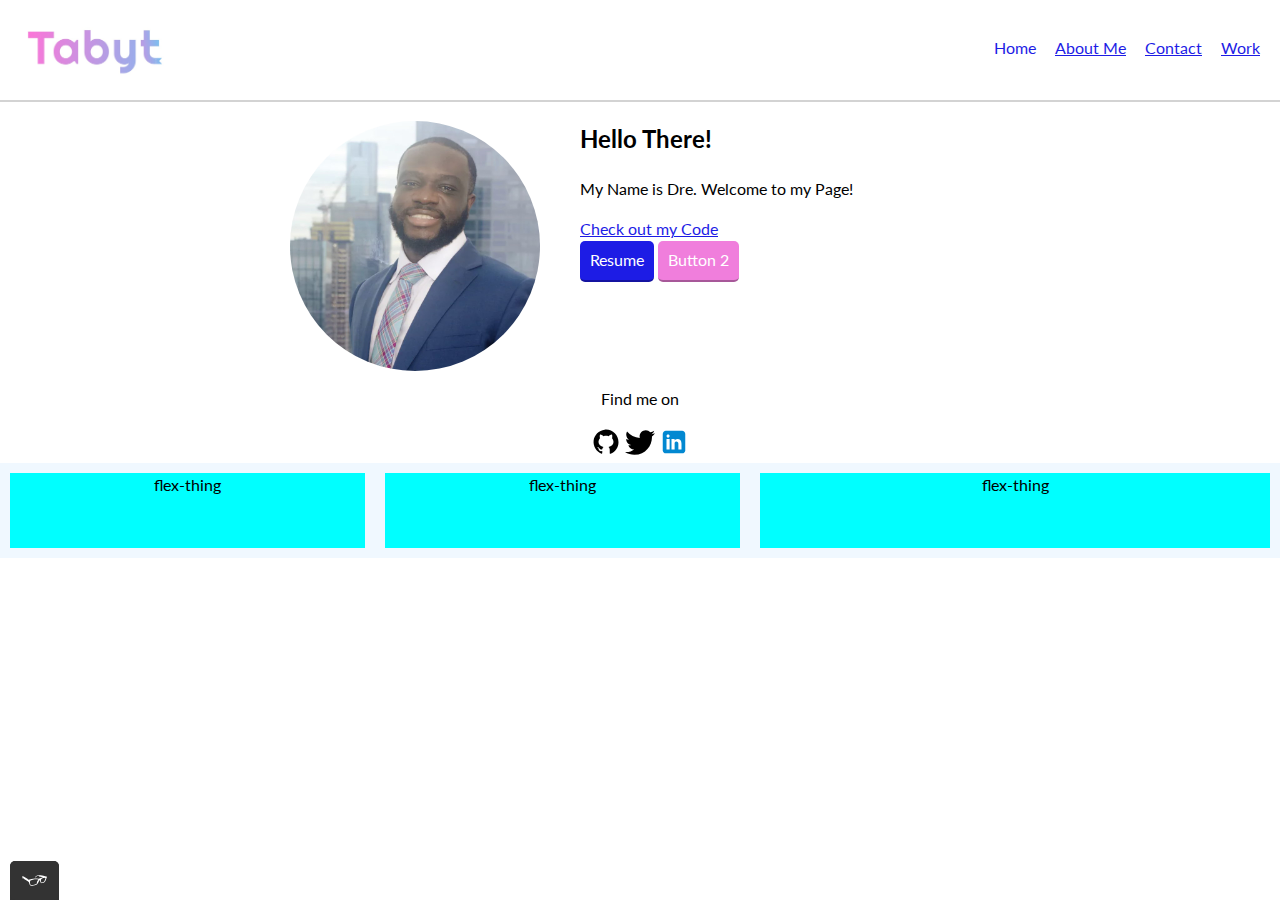
<file: Index.html>
<!DOCTYPE html>
<html>

<head>
    <meta charset="utf-8">
    <title>Dre's Portfolio Site</title>
    <link rel="icon" href="./img/Favicon.png" type="image/x-icon" />
    <link rel="stylesheet" type="text/css" href="css/normalize.css" />
    <link rel="preconnect" href="https://fonts.googleapis.com">
    <link rel="preconnect" href="https://fonts.gstatic.com" crossorigin>
    <link href="https://fonts.googleapis.com/css2?family=Lato:wght@400;700&display=swap" rel="stylesheet">
    <!-- <link rel="preconnect" href="https://fonts.googleapis.com">
    <link rel="preconnect" href="https://fonts.gstatic.com" crossorigin>
    <link href="https://fonts.googleapis.com/css2?family=Kenia&family=Lato:wght@400;700&display=swap" rel="stylesheet">-->
    <link rel="stylesheet" type="text/css" href="css/styles.css" />
    <meta name="viewport" content="width=device-width, initial-scale=1">
</head>


<body>
    <header class="page-header">
        <!-- <h1>Hello World</h1> -->
        <img src="img/tabyt logo.jpg" alt="logo" class="page_logo page-header_item">
        <nav class="main_navigation page-header_item">
            <ul role="menubar" class="navigation-list">
                <!-- tells screen readers that this is a menu bar-->
                <li role="presentation"> <!-- prevents screen readers from reading this aloud?-->
                    <a href="index.html" role="menuitem"
                        class="navigation-list_item navigation-list_item_active">Home</a>
                </li>
                <li role="presentation">
                    <a href="about.html" role="menuitem" class="navigation-list_item">About Me</a>
                </li>
                <li role="presentaiton">
                    <a href="Contact.html" role="menuitem" class="navigation-list_item">Contact</a>
                </li>
                <li role="presentaiton">
                    <a href="work.html" role="menuitem" class="navigation-list_item">Work</a>
                </li>
            </ul>
        </nav>
    </header>
    <main>
        <div class="profile">
            <img src="img/Dre Portrait.jpg" class="profile_portrait" alt="Dre's Portrait">
            <h2> Hello There!</h2>
            <p> My Name is Dre. Welcome to my Page!</p>
            <a href="#">Check out my Code</a>
            <div>
                <button type="button">Resume</button>
                <button class="new_button">Button 2</button>
            </div>
        </div>
    </main>
    <footer class="page_footer">
        <p>Find me on</p>
        <div class="social_media">
            <img src="img/github logo.svg" alt="Github">
            <img src="img/Twitter Logo.svg" alt="twitter">
            <img src="img/Linkedin logo.svg" alt="Linkedin">
        </div>
        <div class="flex-container">
            <div class="flex-item">flex-thing</div>
            <div class="flex-item">flex-thing</div>
            <div class="flex-item">flex-thing</div>
        </div>
    </footer>
    <script src="js/tota11y.min.js"></script>
</body>

</html>
</file>
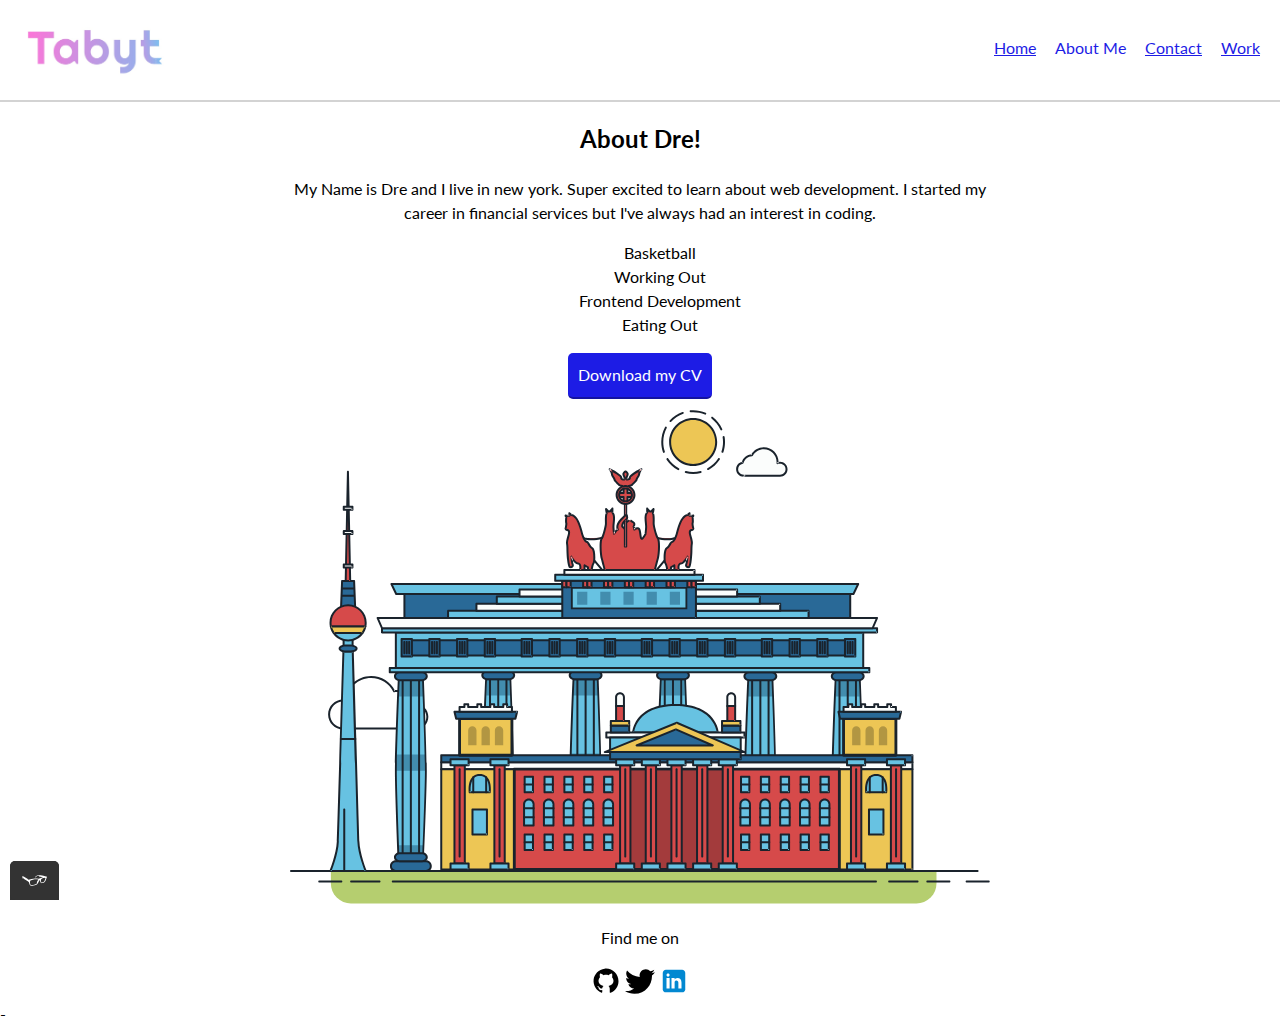
<file: About.html>
<!DOCTYPE html>
<html>

<head>
    <meta charset="utf-8">
    <title>Dre's About</title>
    <link rel="icon" href="./img/Favicon.png" type="image/x-icon" />
    <link rel="stylesheet" type="text/css" href="css/normalize.css" />
    <link rel="preconnect" href="https://fonts.googleapis.com">
    <link rel="preconnect" href="https://fonts.gstatic.com" crossorigin>
    <link href="https://fonts.googleapis.com/css2?family=Lato:wght@400;700&display=swap" rel="stylesheet">
    <!-- <link rel="preconnect" href="https://fonts.googleapis.com">
    <link rel="preconnect" href="https://fonts.gstatic.com" crossorigin>
    <link href="https://fonts.googleapis.com/css2?family=Kenia&family=Lato:wght@400;700&display=swap" rel="stylesheet">-->
    <link rel="stylesheet" type="text/css" href="css/styles.css" />
    <meta name="viewport" content="width=device-width, initial-scale=1">
</head>

<body>
    <header class="page-header">
        <!-- <h1>Hello World</h1> -->
        <img src="img/tabyt logo.jpg" alt="logo" class="page_logo page-header_item">
        <nav class="main_navigation page-header_item">
            <ul role="menubar" class="navigation-list">
                <!-- tells screen readers that this is a menu bar-->
                <li role="presentation"> <!-- prevents screen readers from reading this aloud?-->
                    <a href="index.html" role="menuitem" class="navigation-list_item">Home</a>
                </li>
                <li role="presentation">
                    <a href="about.html" role="menuitem" class="navigation-list_item navigation-list_item_active">About
                        Me</a>
                </li>
                <li role="presentaiton">
                    <a href="Contact.html" role="menuitem" class="navigation-list_item">Contact</a>
                </li>
                <li role="presentaiton">
                    <a href="work.html" role="menuitem" class="navigation-list_item">Work</a>
                </li>
            </ul>
        </nav>
    </header>
    <main>
        <div class="about_dre">
            <h2 class="about_dre_item"> About Dre! </h2>
            <p class="about_dre_item">
                My Name is Dre and I live in new york. Super excited to learn about web development. I started my career
                in
                financial services but I've always had an interest in coding.
            </p>
            <ul class="my_interests">
                <li>Basketball</li>
                <li>Working Out</li>
                <li>Frontend Development</li>
                <li>Eating Out</li>
            </ul>
            <!-- his is a table. tr marks each row. TD marks each cell in a row. TH marks the header row. <thead> marks the header and <tbody> marks the body
            <table>
                <thead>
                    <tr>
                        <th>Skills</th>
                        <th>Years of Experience</th>
                        <th>Level of Expertise</th>
                    </tr>
                </thead>
                <tbody>
                    <tr>
                        <td>Excel</td>
                        <td>6</td>
                        <td>Advanced</td>
                    </tr>
                    <tr>
                        <td>html</td>
                        <td>1</td>
                        <td>Beginner</td>
                    </tr>
                    <tr>
                        <td>JavaScript</td>
                        <td>1</td>
                        <td>Beginner</td>
                    </tr>
                    <tr>
                        <td>CSS</td>
                        <td>1</td>
                        <td>Beginner</td>
                    </tr>
                </tbody>
            </table>
            -->

            <a href="files/Ligan, Leandre Resume.pdf" class="button" download>Download my CV</a>

            <!-- <img src="img/hometown.svg" alt="hometown"> while this warks to pull the image, it makes it impossible to add animations to specific elements within the image. so it is better to simply embedd the full svg code-->
            <svg id="about-picture" xmlns="http://www.w3.org/2000/svg" class="berlin-illustration" height="auto"
                viewBox="0 0 700 505" xmlns:xlink="http://www.w3.org/1999/xlink">
                <defs>
                    <polygon id="a" points=".06 231.917 .06 .929 688.717 .929 688.717 231.917"></polygon>
                </defs>
                <g fill="none" fill-rule="evenodd">
                    <g transform="translate(0 241)" class="cloud-front">
                        <path fill="#1A232C"
                            d="M87.602,29 L87.602,28 C87.326,28.001 87.103,28.024 86.927,28.033 L86.979,29.031 L87.947,28.78 C85.741,20.282 78.041,14.002 68.852,14 C67.858,14 66.904,14.096 65.98,14.231 L66.125,15.22 L67.019,14.772 C62.626,6.015 53.567,0.001 43.102,0 C29.041,0.002 17.524,10.848 16.443,24.632 L17.44,24.71 L17.606,23.724 C16.803,23.589 15.969,23.5 15.102,23.5 C6.817,23.501 0.102,30.215 0.102,38.5 C0.102,46.785 6.817,53.499 15.102,53.5 L87.602,53.5 C94.644,53.499 100.351,47.792 100.352,40.75 C100.351,33.708 94.644,28.001 87.602,28 L87.602,30 C90.573,30 93.254,31.202 95.203,33.149 C97.15,35.097 98.351,37.778 98.352,40.75 C98.351,43.722 97.15,46.403 95.203,48.351 C93.254,50.298 90.573,51.5 87.602,51.5 L15.102,51.5 C11.509,51.5 8.265,50.046 5.909,47.692 C3.555,45.337 2.102,42.093 2.102,38.5 C2.102,34.907 3.555,31.663 5.909,29.308 C8.265,26.954 11.509,25.5 15.102,25.5 C15.831,25.5 16.553,25.575 17.273,25.697 C17.551,25.743 17.832,25.672 18.055,25.499 C18.277,25.325 18.414,25.07 18.436,24.789 C19.436,12.04 30.094,1.998 43.102,2 C52.786,1.999 61.163,7.564 65.231,15.669 C65.425,16.055 65.842,16.272 66.27,16.21 C67.132,16.084 67.988,16 68.852,16 C77.108,15.998 84.027,21.647 86.011,29.283 C86.13,29.741 86.557,30.054 87.031,30.03 C87.27,30.017 87.457,29.999 87.602,30 L87.602,29"
                            transform="translate(38 36)"></path>
                    </g>
                    <path fill="#B5CE6F"
                        d="M646.484,484.382 C646.484,489.501 644.531,494.62 640.627,498.525 C636.722,502.43 631.603,504.382 626.484,504.382 L60.873,504.382 C55.754,504.382 50.636,502.43 46.731,498.525 C42.826,494.62 40.873,489.501 40.873,484.382 L40.873,471.917 L646.484,471.917 L646.484,484.382">
                    </path>
                    <polyline fill="#67C2E2"
                        points="334.824 185.029 101.449 185.029 106.209 195.08 563.438 195.08 568.2 185.029 334.824 185.029">
                    </polyline>
                    <path fill="#1A232C"
                        d="M334.824,185.029 L334.824,184.029 L101.449,184.029 C101.104,184.029 100.788,184.203 100.604,184.494 C100.42,184.785 100.398,185.146 100.545,185.457 L105.306,195.508 C105.471,195.856 105.824,196.079 106.209,196.079 L563.438,196.079 C563.824,196.079 564.177,195.856 564.342,195.508 L569.104,185.457 C569.251,185.146 569.229,184.785 569.045,184.494 C568.861,184.203 568.544,184.029 568.2,184.029 L334.824,184.029 L334.824,186.029 L566.62,186.029 L562.806,194.08 L106.842,194.08 L103.029,186.029 L334.824,186.029 L334.824,185.029">
                    </path>
                    <polygon fill="#296997" points="114.416 218.974 560.222 218.974 560.222 195.08 114.416 195.08">
                    </polygon>
                    <path fill="#1A232C"
                        d="M560.222,218.974 L560.222,217.974 L115.416,217.974 L115.416,196.079 L559.222,196.079 L559.222,218.974 L560.222,218.974 L560.222,217.974 L560.222,218.974 L561.222,218.974 L561.222,195.08 C561.222,194.816 561.115,194.559 560.929,194.372 C560.742,194.186 560.485,194.08 560.222,194.08 L114.416,194.08 C114.152,194.08 113.895,194.186 113.708,194.372 C113.522,194.559 113.416,194.816 113.416,195.08 L113.416,218.974 C113.416,219.237 113.522,219.495 113.708,219.681 C113.895,219.867 114.152,219.974 114.416,219.974 L560.222,219.974 C560.485,219.974 560.742,219.867 560.929,219.681 C561.115,219.495 561.222,219.237 561.222,218.974 L560.222,218.974">
                    </path>
                    <polygon fill="#67C2E2" points="105.85 269.08 573.225 269.08 573.225 233.398 105.85 233.398">
                    </polygon>
                    <path fill="#1A232C"
                        d="M573.225,233.398 L573.225,232.398 L105.85,232.398 C105.587,232.398 105.329,232.505 105.143,232.691 C104.957,232.877 104.85,233.134 104.85,233.398 L104.85,269.08 C104.85,269.344 104.957,269.601 105.143,269.788 C105.329,269.974 105.587,270.08 105.85,270.08 L573.225,270.08 C573.488,270.08 573.745,269.974 573.932,269.788 C574.118,269.601 574.225,269.344 574.225,269.08 L574.225,233.398 C574.225,233.134 574.118,232.877 573.932,232.691 C573.745,232.505 573.488,232.398 573.225,232.398 L573.225,233.398 L572.225,233.398 L572.225,268.08 L106.85,268.08 L106.85,234.398 L573.225,234.398 L573.225,233.398 L572.225,233.398 L573.225,233.398">
                    </path>
                    <polygon fill="#296997" points="116.751 256.508 562.557 256.508 562.557 241.243 116.751 241.243">
                    </polygon>
                    <path fill="#1A232C"
                        d="M562.557,256.508 L562.557,255.508 L117.75,255.508 L117.75,242.243 L561.557,242.243 L561.557,256.508 L562.557,256.508 L562.557,255.508 L562.557,256.508 L563.557,256.508 L563.557,241.243 C563.557,240.979 563.45,240.722 563.264,240.535 C563.078,240.349 562.82,240.243 562.557,240.243 L116.75,240.243 C116.487,240.243 116.23,240.349 116.043,240.535 C115.857,240.722 115.751,240.979 115.751,241.243 L115.751,256.508 C115.751,256.771 115.857,257.029 116.043,257.215 C116.23,257.401 116.487,257.508 116.751,257.508 L562.557,257.508 C562.82,257.508 563.077,257.401 563.264,257.215 C563.45,257.029 563.557,256.771 563.557,256.508 L562.557,256.508">
                    </path>
                    <polygon fill="#67C2E2" points="158.07 218.974 518.563 218.974 518.563 211.858 158.07 211.858">
                    </polygon>
                    <path fill="#1A232C"
                        d="M518.563,211.858 L518.563,210.858 L158.07,210.858 C157.807,210.858 157.549,210.964 157.363,211.151 C157.177,211.337 157.07,211.594 157.07,211.858 L157.07,218.974 C157.07,219.237 157.177,219.495 157.363,219.681 C157.549,219.867 157.807,219.974 158.07,219.974 L518.563,219.974 C518.826,219.974 519.083,219.867 519.27,219.681 C519.456,219.495 519.562,219.237 519.562,218.974 L519.562,211.858 C519.562,211.594 519.456,211.337 519.27,211.151 C519.083,210.964 518.826,210.858 518.563,210.858 L518.563,211.858 L517.563,211.858 L517.563,217.974 L159.07,217.974 L159.07,212.858 L518.563,212.858 L518.563,211.858 L517.563,211.858 L518.563,211.858">
                    </path>
                    <polygon fill="#FBFDFC" points="186.438 211.858 490.194 211.858 490.194 204.741 186.438 204.741">
                    </polygon>
                    <path fill="#1A232C"
                        d="M490.194,204.741 L490.194,203.741 L186.438,203.741 C186.175,203.741 185.917,203.848 185.731,204.034 C185.545,204.221 185.438,204.478 185.438,204.741 L185.438,211.858 C185.438,212.121 185.545,212.379 185.731,212.565 C185.917,212.751 186.175,212.858 186.438,212.858 L490.194,212.858 C490.458,212.858 490.715,212.751 490.902,212.565 C491.088,212.379 491.194,212.121 491.194,211.858 L491.194,204.741 C491.194,204.478 491.088,204.221 490.902,204.034 C490.715,203.848 490.458,203.741 490.194,203.741 L490.194,204.741 L489.194,204.741 L489.194,210.858 L187.438,210.858 L187.438,205.741 L490.194,205.741 L490.194,204.741 L489.194,204.741 L490.194,204.741">
                    </path>
                    <polygon fill="#67C2E2" points="206.805 204.741 469.828 204.741 469.828 197.624 206.805 197.624">
                    </polygon>
                    <path fill="#1A232C"
                        d="M469.828,197.624 L469.828,196.624 L206.805,196.624 C206.541,196.624 206.284,196.731 206.098,196.917 C205.911,197.103 205.805,197.361 205.805,197.624 L205.805,204.741 C205.805,205.005 205.911,205.262 206.098,205.449 C206.284,205.635 206.541,205.741 206.805,205.741 L469.828,205.741 C470.091,205.741 470.349,205.635 470.535,205.449 C470.722,205.262 470.828,205.005 470.828,204.741 L470.828,197.624 C470.828,197.361 470.722,197.103 470.535,196.917 C470.349,196.731 470.091,196.624 469.828,196.624 L469.828,197.624 L468.828,197.624 L468.828,203.741 L207.805,203.741 L207.805,198.624 L469.828,198.624 L469.828,197.624 L468.828,197.624 L469.828,197.624">
                    </path>
                    <polygon fill="#FBFDFC" points="229.521 197.624 447.111 197.624 447.111 190.509 229.521 190.509">
                    </polygon>
                    <path fill="#1A232C"
                        d="M447.111,190.509 L447.111,189.509 L229.521,189.509 C229.258,189.509 229,189.616 228.814,189.802 C228.628,189.988 228.521,190.246 228.521,190.509 L228.521,197.624 C228.521,197.888 228.628,198.145 228.814,198.332 C229,198.518 229.258,198.624 229.521,198.624 L447.111,198.624 C447.375,198.624 447.632,198.518 447.818,198.332 C448.005,198.145 448.111,197.888 448.111,197.624 L448.111,190.509 C448.111,190.246 448.005,189.988 447.818,189.802 C447.632,189.616 447.375,189.509 447.111,189.509 L447.111,190.509 L446.111,190.509 L446.111,196.624 L230.521,196.624 L230.521,191.509 L447.111,191.509 L447.111,190.509 L446.111,190.509 L447.111,190.509">
                    </path>
                    <path fill="#67C2E2"
                        d="M135.607,355.447 C135.163,337.766 134.264,313.326 133.648,297.387 C133.274,287.721 133.004,281.18 133.004,281.18 L108.722,281.18 C108.722,281.18 108.452,287.721 108.079,297.387 C107.462,313.326 106.563,337.766 106.119,355.447 C105.953,362.059 105.85,367.732 105.85,371.653 L105.85,371.654 C105.85,386.117 107.243,424.332 108.089,446.189 C108.457,455.706 108.722,462.126 108.722,462.126 L133.004,462.126 C133.004,462.126 133.269,455.706 133.637,446.189 C134.482,424.332 135.876,386.117 135.876,371.654 L135.876,371.653 C135.876,367.732 135.773,362.059 135.607,355.447">
                    </path>
                    <path fill="#428DAE"
                        d="M133.648 297.387L108.079 297.387C108.452 287.721 108.722 281.18 108.722 281.18L133.004 281.18C133.004 281.18 133.274 287.721 133.648 297.387M135.876 371.654L105.85 371.654 105.85 371.653C105.85 367.732 105.953 362.059 106.119 355.447L135.607 355.447C135.773 362.059 135.876 367.732 135.876 371.653L135.876 371.654M133.004 462.126L108.722 462.126C108.722 462.126 108.457 455.706 108.089 446.189L133.637 446.189C133.269 455.706 133.004 462.126 133.004 462.126">
                    </path>
                    <path fill="#1A232C"
                        d="M109.612,461.199 L132.114,461.199 C132.447,453.007 134.949,390.886 134.949,371.653 C134.949,352.42 132.447,290.299 132.114,282.108 L109.612,282.108 C109.279,290.299 106.778,352.42 106.778,371.653 C106.778,390.886 109.279,453.007 109.612,461.199 Z M133.895,463.054 L107.832,463.054 L107.794,462.164 C107.766,461.466 104.922,392.193 104.922,371.653 C104.922,351.114 107.766,281.839 107.794,281.142 L107.832,280.252 L133.895,280.252 L133.931,281.142 C133.96,281.839 136.804,351.114 136.804,371.653 C136.804,392.193 133.96,461.466 133.931,462.164 L133.895,463.054 L133.895,463.054 Z">
                    </path>
                    <path fill="#1A232C"
                        d="M111.638 281.18L111.638 462.126C111.638 462.679 112.086 463.126 112.638 463.126 113.19 463.126 113.638 462.679 113.638 462.126L113.638 281.18C113.638 280.628 113.19 280.18 112.638 280.18 112.086 280.18 111.638 280.628 111.638 281.18M119.863 281.18L119.863 462.126C119.863 462.679 120.311 463.126 120.863 463.126 121.416 463.126 121.863 462.679 121.863 462.126L121.863 281.18C121.863 280.628 121.416 280.18 120.863 280.18 120.311 280.18 119.863 280.628 119.863 281.18M128.088 281.18L128.088 462.126C128.088 462.679 128.536 463.126 129.088 463.126 129.64 463.126 130.088 462.679 130.088 462.126L130.088 281.18C130.088 280.628 129.64 280.18 129.088 280.18 128.536 280.18 128.088 280.628 128.088 281.18">
                    </path>
                    <path fill="#296997"
                        d="M136.79,277.265 C136.79,279.418 134.675,281.18 132.09,281.18 L109.636,281.18 C107.051,281.18 104.936,279.418 104.936,277.265 C104.936,275.111 107.051,273.349 109.636,273.349 L132.09,273.349 C134.675,273.349 136.79,275.111 136.79,277.265">
                    </path>
                    <path fill="#1A232C"
                        d="M136.79,277.265 L135.79,277.265 C135.789,278.005 135.433,278.704 134.769,279.262 C134.109,279.814 133.155,280.181 132.09,280.18 L109.636,280.18 C108.571,280.181 107.617,279.814 106.956,279.262 C106.293,278.704 105.936,278.005 105.936,277.265 C105.936,276.524 106.293,275.825 106.957,275.267 C107.617,274.715 108.571,274.348 109.636,274.349 L132.09,274.349 C133.155,274.348 134.109,274.716 134.769,275.267 C135.433,275.825 135.789,276.524 135.79,277.265 L137.79,277.265 C137.791,275.851 137.09,274.593 136.049,273.731 C135.006,272.863 133.61,272.35 132.09,272.349 L109.636,272.349 C108.116,272.35 106.72,272.863 105.676,273.731 C104.636,274.593 103.935,275.851 103.936,277.265 C103.935,278.678 104.636,279.937 105.677,280.798 C106.72,281.666 108.116,282.179 109.636,282.18 L132.09,282.18 C133.61,282.179 135.006,281.666 136.049,280.798 C137.09,279.937 137.791,278.678 137.79,277.265 L136.79,277.265">
                    </path>
                    <path fill="#296997"
                        d="M140.775,467.217 C140.775,469.803 138.661,471.917 136.076,471.917 L105.65,471.917 C103.065,471.917 100.951,469.803 100.951,467.217 L100.951,466.825 C100.951,464.241 103.065,462.126 105.65,462.126 L136.076,462.126 C138.661,462.126 140.775,464.241 140.775,466.825 L140.775,467.217">
                    </path>
                    <path fill="#1A232C"
                        d="M140.775,467.217 L139.775,467.217 C139.775,468.235 139.361,469.155 138.688,469.83 C138.013,470.503 137.093,470.917 136.076,470.917 L105.65,470.917 C104.633,470.917 103.713,470.504 103.038,469.83 C102.365,469.155 101.951,468.235 101.951,467.217 L101.951,466.825 C101.951,465.808 102.365,464.889 103.038,464.214 C103.713,463.54 104.633,463.127 105.65,463.126 L136.076,463.126 C137.093,463.127 138.013,463.54 138.688,464.214 C139.362,464.889 139.775,465.808 139.775,466.825 L139.775,467.217 L141.775,467.217 L141.775,466.825 C141.772,463.684 139.217,461.13 136.076,461.126 L105.65,461.126 C102.509,461.13 99.955,463.684 99.951,466.825 L99.951,467.217 C99.954,470.36 102.509,472.914 105.65,472.917 L136.076,472.917 C139.217,472.914 141.772,470.36 141.775,467.217 L140.775,467.217">
                    </path>
                    <path fill="#296997"
                        d="M136.79,458.208 C136.79,460.363 134.675,462.126 132.09,462.126 L109.636,462.126 C107.051,462.126 104.936,460.363 104.936,458.208 C104.936,456.057 107.051,454.292 109.636,454.292 L132.09,454.292 C134.675,454.292 136.79,456.057 136.79,458.208">
                    </path>
                    <path fill="#1A232C"
                        d="M136.79,458.208 L135.79,458.208 C135.789,458.949 135.432,459.649 134.769,460.207 C134.108,460.76 133.154,461.128 132.09,461.126 L109.636,461.126 C108.572,461.128 107.617,460.76 106.957,460.207 C106.293,459.649 105.936,458.949 105.936,458.208 C105.936,457.47 106.293,456.77 106.957,456.212 C107.617,455.659 108.572,455.291 109.636,455.292 L132.09,455.292 C133.154,455.291 134.108,455.659 134.769,456.212 C135.433,456.77 135.789,457.47 135.79,458.208 L137.79,458.208 C137.791,456.796 137.09,455.538 136.05,454.675 C135.006,453.808 133.61,453.294 132.09,453.292 L109.636,453.292 C108.115,453.294 106.719,453.808 105.676,454.675 C104.636,455.538 103.935,456.796 103.936,458.208 C103.935,459.622 104.636,460.881 105.676,461.743 C106.72,462.611 108.116,463.125 109.636,463.126 L132.09,463.126 C133.61,463.125 135.006,462.611 136.05,461.743 C137.09,460.881 137.791,459.622 137.79,458.208 L136.79,458.208">
                    </path>
                    <path fill="#67C2E2"
                        d="M572.471,355.447 C572.025,337.766 571.126,313.326 570.51,297.387 C570.137,287.721 569.867,281.18 569.867,281.18 L545.585,281.18 C545.585,281.18 545.315,287.721 544.942,297.387 C544.326,313.326 543.427,337.766 542.981,355.447 C542.815,362.059 542.713,367.732 542.713,371.653 L542.713,371.654 C542.713,386.117 544.107,424.332 544.952,446.189 C545.32,455.706 545.585,462.126 545.585,462.126 L569.867,462.126 C569.867,462.126 570.132,455.706 570.499,446.189 C571.346,424.332 572.739,386.117 572.739,371.654 L572.739,371.653 C572.739,367.732 572.637,362.059 572.471,355.447">
                    </path>
                    <path fill="#428DAE"
                        d="M569.582 297.387L566.951 297.387 566.951 282.108 568.977 282.108C569.063 284.206 569.29 289.841 569.582 297.387M564.951 297.387L545.871 297.387C546.162 289.841 546.39 284.206 546.476 282.108L564.951 282.108 564.951 297.387M571.8 369.187L566.951 369.187 566.951 356.265 571.562 356.265C571.685 361.272 571.771 365.701 571.8 369.187M564.951 369.187L543.653 369.187C543.684 365.512 543.777 360.79 543.912 355.447L553.551 355.447 553.551 356.265 564.951 356.265 564.951 369.187">
                    </path>
                    <path fill="#1A232C"
                        d="M546.476,461.199 L568.977,461.199 C569.31,453.007 571.812,390.886 571.812,371.653 C571.812,352.42 569.31,290.299 568.977,282.108 L546.476,282.108 C546.142,290.299 543.642,352.42 543.642,371.653 C543.642,390.886 546.142,453.007 546.476,461.199 M570.758,463.054 L544.694,463.054 L544.658,462.164 C544.629,461.466 541.785,392.193 541.785,371.653 C541.785,351.114 544.629,281.839 544.658,281.142 L544.694,280.252 L570.758,280.252 L570.795,281.142 C570.823,281.839 573.667,351.114 573.667,371.653 C573.667,392.193 570.823,461.466 570.795,462.164 L570.758,463.054">
                    </path>
                    <path fill="#1A232C"
                        d="M548.501 281.18L548.501 462.126C548.501 462.679 548.949 463.126 549.501 463.126 550.053 463.126 550.501 462.679 550.501 462.126L550.501 281.18C550.501 280.628 550.053 280.18 549.501 280.18 548.949 280.18 548.501 280.628 548.501 281.18M556.727 281.18L556.727 462.126C556.727 462.679 557.174 463.126 557.727 463.126 558.279 463.126 558.727 462.679 558.727 462.126L558.727 281.18C558.727 280.628 558.279 280.18 557.727 280.18 557.174 280.18 556.727 280.628 556.727 281.18M564.951 281.18L564.951 462.126C564.951 462.679 565.399 463.126 565.951 463.126 566.503 463.126 566.951 462.679 566.951 462.126L566.951 281.18C566.951 280.628 566.503 280.18 565.951 280.18 565.399 280.18 564.951 280.628 564.951 281.18">
                    </path>
                    <path fill="#296997"
                        d="M573.653,277.265 C573.653,279.418 571.537,281.18 568.953,281.18 L546.499,281.18 C543.915,281.18 541.799,279.418 541.799,277.265 C541.799,275.111 543.915,273.349 546.499,273.349 L568.953,273.349 C571.537,273.349 573.653,275.111 573.653,277.265">
                    </path>
                    <path fill="#1A232C"
                        d="M573.653,277.265 L572.653,277.265 C572.653,278.005 572.296,278.704 571.632,279.262 C570.972,279.814 570.017,280.181 568.953,280.18 L546.499,280.18 C545.435,280.181 544.48,279.814 543.82,279.262 C543.156,278.704 542.8,278.005 542.799,277.265 C542.8,276.525 543.156,275.825 543.82,275.267 C544.481,274.715 545.435,274.348 546.499,274.349 L568.953,274.349 C570.017,274.348 570.972,274.715 571.632,275.267 C572.296,275.825 572.653,276.525 572.653,277.265 L574.653,277.265 C574.654,275.851 573.953,274.593 572.912,273.731 C571.869,272.863 570.473,272.35 568.953,272.349 L546.499,272.349 C544.979,272.35 543.583,272.863 542.54,273.731 C541.499,274.593 540.798,275.851 540.799,277.265 C540.798,278.679 541.499,279.937 542.54,280.798 C543.583,281.666 544.979,282.179 546.499,282.18 L568.953,282.18 C570.473,282.179 571.869,281.666 572.912,280.798 C573.953,279.937 574.654,278.679 574.653,277.265 L573.653,277.265">
                    </path>
                    <path fill="#296997"
                        d="M577.639,467.217 C577.639,469.803 575.524,471.917 572.938,471.917 L542.514,471.917 C539.929,471.917 537.813,469.803 537.813,467.217 L537.813,466.825 C537.813,464.241 539.929,462.126 542.514,462.126 L572.938,462.126 C575.524,462.126 577.639,464.241 577.639,466.825 L577.639,467.217">
                    </path>
                    <path fill="#1A232C"
                        d="M577.639,467.217 L576.639,467.217 C576.638,468.235 576.225,469.155 575.551,469.83 C574.876,470.503 573.956,470.917 572.938,470.917 L542.514,470.917 C541.497,470.917 540.576,470.503 539.901,469.83 C539.227,469.155 538.814,468.234 538.813,467.217 L538.813,466.825 C538.814,465.808 539.227,464.889 539.901,464.214 C540.576,463.54 541.497,463.127 542.514,463.126 L572.938,463.126 C573.956,463.127 574.876,463.54 575.551,464.214 C576.225,464.888 576.638,465.808 576.639,466.825 L576.639,467.217 L578.639,467.217 L578.639,466.825 C578.635,463.684 576.081,461.13 572.938,461.126 L542.514,461.126 C539.372,461.13 536.817,463.684 536.813,466.825 L536.813,467.217 C536.817,470.36 539.372,472.914 542.514,472.917 L572.938,472.917 C576.081,472.914 578.635,470.359 578.639,467.217 L577.639,467.217">
                    </path>
                    <path fill="#296997"
                        d="M573.653,458.208 C573.653,460.363 571.537,462.126 568.953,462.126 L546.499,462.126 C543.915,462.126 541.799,460.363 541.799,458.208 C541.799,456.057 543.915,454.292 546.499,454.292 L568.953,454.292 C571.537,454.292 573.653,456.057 573.653,458.208">
                    </path>
                    <path fill="#1A232C"
                        d="M573.653,458.208 L572.653,458.208 C572.653,458.949 572.296,459.649 571.632,460.207 C570.971,460.76 570.017,461.128 568.953,461.126 L546.499,461.126 C545.435,461.128 544.481,460.76 543.82,460.207 C543.157,459.649 542.799,458.949 542.799,458.208 C542.799,457.47 543.156,456.77 543.82,456.212 C544.481,455.659 545.435,455.291 546.499,455.292 L568.953,455.292 C570.017,455.291 570.971,455.659 571.632,456.212 C572.296,456.77 572.653,457.47 572.653,458.208 L574.653,458.208 C574.654,456.796 573.953,455.538 572.912,454.675 C571.869,453.808 570.473,453.294 568.953,453.292 L546.499,453.292 C544.979,453.294 543.583,453.808 542.54,454.675 C541.499,455.538 540.798,456.796 540.799,458.208 C540.798,459.622 541.499,460.881 542.54,461.743 C543.583,462.611 544.979,463.125 546.499,463.126 L568.953,463.126 C570.473,463.125 571.869,462.611 572.912,461.743 C573.953,460.881 574.654,459.622 574.653,458.208 L573.653,458.208">
                    </path>
                    <path fill="#67C2E2"
                        d="M485.098,355.447 C484.654,337.766 483.753,313.326 483.137,297.387 C482.764,287.721 482.494,281.18 482.494,281.18 L458.213,281.18 C458.213,281.18 457.942,287.721 457.569,297.387 C456.953,313.326 456.055,337.766 455.608,355.447 C455.443,362.059 455.34,367.732 455.34,371.653 L455.34,371.654 C455.34,386.117 456.733,424.332 457.58,446.189 C457.948,455.706 458.213,462.126 458.213,462.126 L482.494,462.126 C482.494,462.126 482.759,455.706 483.126,446.189 C483.973,424.332 485.366,386.117 485.366,371.654 L485.366,371.653 C485.366,367.732 485.265,362.059 485.098,355.447">
                    </path>
                    <path fill="#428DAE"
                        d="M483.137 297.387L457.569 297.387C457.942 287.721 458.213 281.18 458.213 281.18L482.494 281.18C482.494 281.18 482.764 287.721 483.137 297.387M485.355 369.187L455.351 369.187C455.382 365.502 455.475 360.78 455.608 355.447L485.098 355.447C485.232 360.78 485.325 365.502 485.355 369.187">
                    </path>
                    <path fill="#1A232C"
                        d="M459.103,461.199 L481.605,461.199 C481.938,453.007 484.439,390.886 484.439,371.653 C484.439,352.42 481.938,290.299 481.605,282.108 L459.103,282.108 C458.769,290.299 456.268,352.42 456.268,371.653 C456.268,390.886 458.769,453.007 459.103,461.199 Z M483.386,463.054 L457.321,463.054 L457.285,462.164 C457.256,461.466 454.412,392.193 454.412,371.653 C454.412,351.114 457.256,281.839 457.285,281.142 L457.321,280.252 L483.386,280.252 L483.422,281.142 C483.45,281.839 486.294,351.114 486.294,371.653 C486.294,392.193 483.45,461.466 483.422,462.164 L483.386,463.054 L483.386,463.054 Z">
                    </path>
                    <path fill="#1A232C"
                        d="M461.128 281.18L461.128 462.126C461.128 462.679 461.576 463.126 462.128 463.126 462.68 463.126 463.128 462.679 463.128 462.126L463.128 281.18C463.128 280.628 462.68 280.18 462.128 280.18 461.576 280.18 461.128 280.628 461.128 281.18M469.354 281.18L469.354 462.126C469.354 462.679 469.801 463.126 470.354 463.126 470.906 463.126 471.354 462.679 471.354 462.126L471.354 281.18C471.354 280.628 470.906 280.18 470.354 280.18 469.801 280.18 469.354 280.628 469.354 281.18M477.578 281.18L477.578 462.126C477.578 462.679 478.026 463.126 478.578 463.126 479.13 463.126 479.578 462.679 479.578 462.126L479.578 281.18C479.578 280.628 479.13 280.18 478.578 280.18 478.026 280.18 477.578 280.628 477.578 281.18">
                    </path>
                    <path fill="#296997"
                        d="M486.281,277.265 C486.281,279.418 484.164,281.18 481.58,281.18 L459.126,281.18 C456.542,281.18 454.426,279.418 454.426,277.265 C454.426,275.111 456.542,273.349 459.126,273.349 L481.58,273.349 C484.164,273.349 486.281,275.111 486.281,277.265">
                    </path>
                    <path fill="#1A232C"
                        d="M486.281,277.265 L485.281,277.265 C485.281,278.005 484.924,278.704 484.26,279.262 C483.599,279.814 482.644,280.181 481.58,280.18 L459.126,280.18 C458.062,280.181 457.107,279.814 456.447,279.262 C455.783,278.704 455.427,278.005 455.426,277.265 C455.427,276.525 455.783,275.825 456.447,275.267 C457.108,274.715 458.062,274.348 459.126,274.349 L481.58,274.349 C482.644,274.348 483.599,274.716 484.26,275.268 C484.924,275.825 485.281,276.525 485.281,277.265 L487.281,277.265 C487.282,275.851 486.58,274.593 485.54,273.731 C484.496,272.863 483.1,272.35 481.58,272.349 L459.126,272.349 C457.606,272.35 456.21,272.863 455.167,273.731 C454.126,274.593 453.425,275.851 453.426,277.265 C453.425,278.679 454.126,279.937 455.167,280.798 C456.21,281.666 457.606,282.179 459.126,282.18 L481.58,282.18 C483.1,282.179 484.496,281.666 485.54,280.799 C486.58,279.937 487.282,278.679 487.281,277.265 L486.281,277.265">
                    </path>
                    <path fill="#296997"
                        d="M490.266,467.217 C490.266,469.803 488.151,471.917 485.565,471.917 L455.141,471.917 C452.556,471.917 450.44,469.803 450.44,467.217 L450.44,466.825 C450.44,464.241 452.556,462.126 455.141,462.126 L485.565,462.126 C488.151,462.126 490.266,464.241 490.266,466.825 L490.266,467.217">
                    </path>
                    <path fill="#1A232C"
                        d="M490.266,467.217 L489.266,467.217 C489.265,468.235 488.852,469.155 488.178,469.83 C487.503,470.503 486.583,470.917 485.565,470.917 L455.141,470.917 C454.124,470.917 453.203,470.503 452.528,469.83 C451.854,469.155 451.441,468.234 451.44,467.217 L451.44,466.825 C451.441,465.808 451.854,464.889 452.528,464.214 C453.203,463.54 454.124,463.127 455.141,463.126 L485.565,463.126 C486.583,463.127 487.503,463.54 488.178,464.214 C488.852,464.888 489.265,465.808 489.266,466.825 L489.266,467.217 L491.266,467.217 L491.266,466.825 C491.262,463.684 488.708,461.13 485.565,461.126 L455.141,461.126 C451.999,461.13 449.444,463.684 449.44,466.825 L449.44,467.217 C449.444,470.36 451.999,472.914 455.141,472.917 L485.565,472.917 C488.708,472.914 491.262,470.359 491.266,467.217 L490.266,467.217">
                    </path>
                    <path fill="#296997"
                        d="M486.281,458.208 C486.281,460.363 484.164,462.126 481.58,462.126 L459.126,462.126 C456.542,462.126 454.426,460.363 454.426,458.208 C454.426,456.057 456.542,454.292 459.126,454.292 L481.58,454.292 C484.164,454.292 486.281,456.057 486.281,458.208">
                    </path>
                    <path fill="#1A232C"
                        d="M486.281,458.208 L485.281,458.208 C485.281,458.949 484.923,459.649 484.26,460.207 C483.599,460.76 482.644,461.128 481.58,461.126 L459.126,461.126 C458.062,461.128 457.108,460.76 456.447,460.207 C455.784,459.649 455.427,458.949 455.426,458.208 C455.426,457.47 455.783,456.77 456.447,456.212 C457.108,455.659 458.062,455.291 459.126,455.292 L481.58,455.292 C482.644,455.291 483.598,455.659 484.26,456.212 C484.924,456.77 485.281,457.47 485.281,458.208 L487.281,458.208 C487.282,456.795 486.58,455.538 485.54,454.675 C484.496,453.808 483.1,453.294 481.58,453.292 L459.126,453.292 C457.606,453.294 456.21,453.808 455.167,454.675 C454.126,455.538 453.425,456.796 453.426,458.208 C453.425,459.622 454.126,460.881 455.167,461.743 C456.21,462.611 457.606,463.125 459.126,463.126 L481.58,463.126 C483.1,463.125 484.496,462.611 485.54,461.743 C486.581,460.881 487.282,459.622 487.281,458.208 L486.281,458.208">
                    </path>
                    <path fill="#67C2E2"
                        d="M397.726,354.466 C397.28,336.787 396.381,312.346 395.765,296.407 C395.392,286.742 395.122,280.2 395.122,280.2 L370.84,280.2 C370.84,280.2 370.57,286.742 370.197,296.407 C369.581,312.346 368.682,336.787 368.236,354.466 C368.07,361.078 367.968,366.751 367.968,370.672 L367.968,370.673 C367.968,385.136 369.361,423.352 370.207,445.208 C370.575,454.726 370.84,461.146 370.84,461.146 L395.122,461.146 C395.122,461.146 395.386,454.726 395.754,445.208 C396.601,423.352 397.994,385.136 397.994,370.673 L397.994,370.672 C397.994,366.751 397.892,361.078 397.726,354.466">
                    </path>
                    <path fill="#428DAE"
                        d="M394.837 296.407L392.206 296.407 392.206 281.127 394.233 281.127C394.318 283.225 394.545 288.861 394.837 296.407L394.837 296.407zM383.981 296.407L390.206 296.407 390.206 281.127 383.981 281.127 383.981 296.407zM375.756 296.407L381.98 296.407 381.98 281.127 375.756 281.127 375.756 296.407zM373.756 296.407L371.126 296.407C371.417 288.861 371.645 283.225 371.73 281.127L373.756 281.127 373.756 296.407 373.756 296.407zM397.062 369.187L392.206 369.187 392.206 354.466 396.796 354.466C396.943 360.298 397.041 365.389 397.062 369.187L397.062 369.187zM383.981 369.187L390.206 369.187 390.206 354.466 383.981 354.466 383.981 369.187zM375.756 369.187L381.98 369.187 381.98 354.466 375.756 354.466 375.756 369.187zM373.756 369.187L368.9 369.187C368.921 365.389 369.019 360.298 369.166 354.466L373.756 354.466 373.756 369.187 373.756 369.187z">
                    </path>
                    <path fill="#1A232C"
                        d="M371.73,460.218 L394.233,460.218 C394.565,452.027 397.066,389.906 397.066,370.672 C397.066,351.44 394.565,289.319 394.233,281.127 L371.73,281.127 C371.397,289.319 368.895,351.44 368.895,370.672 C368.895,389.906 371.397,452.027 371.73,460.218 M396.013,462.074 L369.949,462.074 L369.912,461.184 C369.884,460.486 367.04,391.212 367.04,370.672 C367.04,350.133 369.884,280.859 369.912,280.162 L369.949,279.272 L396.013,279.272 L396.05,280.162 C396.078,280.859 398.922,350.133 398.922,370.672 C398.922,391.212 396.078,460.486 396.05,461.184 L396.013,462.074">
                    </path>
                    <path fill="#1A232C"
                        d="M373.756 280.2L373.756 461.146C373.756 461.698 374.203 462.146 374.756 462.146 375.308 462.146 375.756 461.698 375.756 461.146L375.756 280.2C375.756 279.647 375.308 279.2 374.756 279.2 374.203 279.2 373.756 279.647 373.756 280.2M381.98 280.2L381.98 461.146C381.98 461.698 382.428 462.146 382.98 462.146 383.533 462.146 383.981 461.698 383.981 461.146L383.981 280.2C383.981 279.647 383.533 279.2 382.98 279.2 382.428 279.2 381.98 279.647 381.98 280.2M390.206 280.2L390.206 461.146C390.206 461.698 390.654 462.146 391.206 462.146 391.758 462.146 392.206 461.698 392.206 461.146L392.206 280.2C392.206 279.647 391.758 279.2 391.206 279.2 390.654 279.2 390.206 279.647 390.206 280.2">
                    </path>
                    <path fill="#296997"
                        d="M398.908,276.285 C398.908,278.439 396.792,280.2 394.208,280.2 L371.754,280.2 C369.17,280.2 367.053,278.439 367.053,276.285 C367.053,274.13 369.17,272.369 371.754,272.369 L394.208,272.369 C396.792,272.369 398.908,274.13 398.908,276.285">
                    </path>
                    <path fill="#1A232C"
                        d="M398.908,276.285 L397.908,276.285 C397.907,277.025 397.551,277.724 396.887,278.281 C396.227,278.833 395.272,279.201 394.208,279.2 L371.754,279.2 C370.69,279.201 369.735,278.833 369.074,278.281 C368.41,277.724 368.053,277.025 368.053,276.285 C368.053,275.544 368.41,274.845 369.074,274.287 C369.735,273.735 370.69,273.367 371.754,273.369 L394.208,273.369 C395.272,273.367 396.227,273.735 396.887,274.287 C397.551,274.844 397.907,275.544 397.908,276.285 L399.908,276.285 C399.909,274.871 399.208,273.612 398.167,272.75 C397.124,271.883 395.728,271.37 394.208,271.369 L371.754,271.369 C370.234,271.37 368.838,271.883 367.794,272.75 C366.754,273.612 366.052,274.871 366.053,276.285 C366.052,277.699 366.754,278.957 367.795,279.818 C368.838,280.686 370.234,281.198 371.754,281.2 L394.208,281.2 C395.728,281.198 397.123,280.686 398.167,279.818 C399.208,278.957 399.909,277.698 399.908,276.285 L398.908,276.285">
                    </path>
                    <path fill="#296997"
                        d="M402.894,466.237 C402.894,468.823 400.779,470.937 398.193,470.937 L367.768,470.937 C365.183,470.937 363.068,468.823 363.068,466.237 L363.068,465.844 C363.068,463.26 365.183,461.146 367.768,461.146 L398.193,461.146 C400.779,461.146 402.894,463.26 402.894,465.844 L402.894,466.237">
                    </path>
                    <path fill="#1A232C"
                        d="M402.894,466.237 L401.894,466.237 C401.893,467.254 401.48,468.174 400.806,468.849 C400.131,469.523 399.211,469.937 398.193,469.937 L367.768,469.937 C366.751,469.937 365.831,469.523 365.156,468.849 C364.482,468.174 364.069,467.254 364.068,466.237 L364.068,465.844 C364.069,464.828 364.482,463.908 365.156,463.233 C365.831,462.56 366.751,462.146 367.768,462.146 L398.193,462.146 C399.211,462.146 400.131,462.56 400.806,463.233 C401.48,463.908 401.893,464.828 401.894,465.844 L401.894,466.237 L403.894,466.237 L403.894,465.844 C403.89,462.703 401.336,460.15 398.193,460.146 L367.768,460.146 C364.626,460.15 362.072,462.703 362.068,465.844 L362.068,466.237 C362.072,469.379 364.626,471.933 367.768,471.937 L398.193,471.937 C401.336,471.933 403.89,469.379 403.894,466.237 L402.894,466.237">
                    </path>
                    <path fill="#296997"
                        d="M398.908,457.228 C398.908,459.382 396.792,461.146 394.208,461.146 L371.754,461.146 C369.17,461.146 367.053,459.382 367.053,457.228 C367.053,455.077 369.17,453.312 371.754,453.312 L394.208,453.312 C396.792,453.312 398.908,455.077 398.908,457.228">
                    </path>
                    <path fill="#1A232C"
                        d="M398.908,457.228 L397.908,457.228 C397.908,457.968 397.55,458.669 396.887,459.226 C396.226,459.779 395.272,460.147 394.208,460.146 L371.754,460.146 C370.69,460.147 369.736,459.779 369.074,459.226 C368.411,458.668 368.053,457.968 368.053,457.228 C368.053,456.489 368.41,455.789 369.074,455.231 C369.736,454.679 370.69,454.311 371.754,454.312 L394.208,454.312 C395.272,454.311 396.226,454.679 396.887,455.231 C397.551,455.789 397.908,456.489 397.908,457.228 L399.908,457.228 C399.909,455.815 399.208,454.557 398.167,453.695 C397.124,452.827 395.728,452.313 394.208,452.312 L371.754,452.312 C370.234,452.313 368.838,452.827 367.794,453.695 C366.754,454.557 366.052,455.815 366.053,457.228 C366.052,458.642 366.753,459.901 367.794,460.763 C368.838,461.631 370.234,462.145 371.754,462.146 L394.208,462.146 C395.728,462.145 397.124,461.631 398.167,460.763 C399.208,459.9 399.909,458.642 399.908,457.228 L398.908,457.228">
                    </path>
                    <path fill="#67C2E2"
                        d="M310.353,354.466 C309.908,336.787 309.009,312.346 308.393,296.407 C308.019,286.742 307.75,280.2 307.75,280.2 L283.467,280.2 C283.467,280.2 283.198,286.742 282.824,296.407 C282.208,312.346 281.309,336.787 280.864,354.466 C280.698,361.078 280.596,366.751 280.596,370.672 L280.596,370.673 C280.596,385.136 281.989,423.352 282.834,445.208 C283.202,454.726 283.467,461.146 283.467,461.146 L307.75,461.146 C307.75,461.146 308.014,454.726 308.382,445.208 C309.228,423.352 310.622,385.136 310.622,370.673 L310.622,370.672 C310.622,366.751 310.518,361.078 310.353,354.466">
                    </path>
                    <path fill="#428DAE"
                        d="M308.393 296.407L282.824 296.407C283.198 286.742 283.467 280.2 283.467 280.2L307.75 280.2C307.75 280.2 308.019 286.742 308.393 296.407M310.617 369.187L280.6 369.187C280.621 365.377 280.718 360.285 280.864 354.466L310.353 354.466C310.498 360.285 310.596 365.377 310.617 369.187">
                    </path>
                    <path fill="#1A232C"
                        d="M284.357,460.218 L306.86,460.218 C307.193,452.027 309.694,389.906 309.694,370.672 C309.694,351.44 307.193,289.319 306.86,281.127 L284.357,281.127 C284.024,289.319 281.523,351.44 281.523,370.672 C281.523,389.906 284.024,452.027 284.357,460.218 Z M308.639,462.074 L282.576,462.074 L282.54,461.184 C282.511,460.486 279.668,391.212 279.668,370.672 C279.668,350.133 282.511,280.859 282.54,280.162 L282.576,279.272 L308.639,279.272 L308.677,280.162 C308.706,280.859 311.549,350.133 311.549,370.672 C311.549,391.212 308.706,460.486 308.677,461.184 L308.639,462.074 L308.639,462.074 Z">
                    </path>
                    <path fill="#1A232C"
                        d="M286.383 280.2L286.383 461.146C286.383 461.698 286.831 462.146 287.383 462.146 287.936 462.146 288.383 461.698 288.383 461.146L288.383 280.2C288.383 279.647 287.936 279.2 287.383 279.2 286.831 279.2 286.383 279.647 286.383 280.2M294.608 280.2L294.608 461.146C294.608 461.698 295.056 462.146 295.608 462.146 296.161 462.146 296.608 461.698 296.608 461.146L296.608 280.2C296.608 279.647 296.161 279.2 295.608 279.2 295.056 279.2 294.608 279.647 294.608 280.2M302.834 280.2L302.834 461.146C302.834 461.698 303.281 462.146 303.834 462.146 304.386 462.146 304.834 461.698 304.834 461.146L304.834 280.2C304.834 279.647 304.386 279.2 303.834 279.2 303.281 279.2 302.834 279.647 302.834 280.2">
                    </path>
                    <path fill="#296997"
                        d="M311.535,276.285 C311.535,278.439 309.42,280.2 306.836,280.2 L284.381,280.2 C281.797,280.2 279.681,278.439 279.681,276.285 C279.681,274.13 281.797,272.369 284.381,272.369 L306.836,272.369 C309.42,272.369 311.535,274.13 311.535,276.285">
                    </path>
                    <path fill="#1A232C"
                        d="M311.535,276.285 L310.535,276.285 C310.534,277.025 310.177,277.724 309.514,278.282 C308.854,278.833 307.901,279.201 306.836,279.2 L284.381,279.2 C283.316,279.201 282.362,278.833 281.702,278.281 C281.038,277.724 280.681,277.025 280.681,276.285 C280.681,275.544 281.038,274.844 281.702,274.287 C282.362,273.735 283.317,273.367 284.381,273.369 L306.836,273.369 C307.9,273.367 308.854,273.735 309.514,274.287 C310.177,274.844 310.534,275.544 310.535,276.285 L312.535,276.285 C312.535,274.871 311.835,273.613 310.795,272.75 C309.751,271.883 308.356,271.37 306.836,271.369 L284.381,271.369 C282.861,271.37 281.465,271.883 280.422,272.75 C279.381,273.612 278.68,274.871 278.681,276.285 C278.68,277.698 279.381,278.957 280.422,279.818 C281.465,280.686 282.861,281.198 284.381,281.2 L306.836,281.2 C308.356,281.198 309.751,280.685 310.794,279.818 C311.835,278.956 312.535,277.698 312.535,276.285 L311.535,276.285">
                    </path>
                    <path fill="#296997"
                        d="M315.522,466.237 C315.522,468.823 313.407,470.937 310.821,470.937 L280.396,470.937 C277.811,470.937 275.696,468.823 275.696,466.237 L275.696,465.844 C275.696,463.26 277.811,461.146 280.396,461.146 L310.821,461.146 C313.407,461.146 315.522,463.26 315.522,465.844 L315.522,466.237">
                    </path>
                    <path fill="#1A232C"
                        d="M315.522,466.237 L314.522,466.237 C314.521,467.254 314.108,468.174 313.434,468.849 C312.759,469.523 311.838,469.937 310.821,469.937 L280.396,469.937 C279.379,469.937 278.458,469.523 277.783,468.849 C277.11,468.174 276.696,467.254 276.696,466.237 L276.696,465.844 C276.696,464.828 277.11,463.908 277.783,463.233 C278.458,462.56 279.379,462.146 280.396,462.146 L310.821,462.146 C311.838,462.146 312.759,462.56 313.434,463.233 C314.108,463.908 314.521,464.828 314.522,465.844 L314.522,466.237 L316.521,466.237 L316.521,465.844 C316.518,462.703 313.963,460.15 310.821,460.146 L280.396,460.146 C277.254,460.15 274.7,462.703 274.696,465.844 L274.696,466.237 C274.699,469.379 277.254,471.933 280.396,471.937 L310.821,471.937 C313.963,471.933 316.518,469.379 316.521,466.237 L315.522,466.237">
                    </path>
                    <path fill="#296997"
                        d="M311.535,457.228 C311.535,459.382 309.42,461.146 306.836,461.146 L284.381,461.146 C281.797,461.146 279.681,459.382 279.681,457.228 C279.681,455.077 281.797,453.312 284.381,453.312 L306.836,453.312 C309.42,453.312 311.535,455.077 311.535,457.228">
                    </path>
                    <path fill="#1A232C"
                        d="M311.535,457.228 L310.535,457.228 C310.534,457.969 310.177,458.669 309.514,459.227 C308.854,459.779 307.9,460.147 306.836,460.146 L284.381,460.146 C283.317,460.147 282.363,459.779 281.702,459.227 C281.038,458.669 280.681,457.968 280.681,457.228 C280.681,456.489 281.038,455.789 281.702,455.231 C282.363,454.679 283.317,454.311 284.381,454.312 L306.836,454.312 C307.9,454.311 308.854,454.679 309.514,455.231 C310.177,455.789 310.534,456.489 310.535,457.228 L312.535,457.228 C312.535,455.815 311.835,454.558 310.795,453.695 C309.752,452.827 308.356,452.313 306.836,452.312 L284.381,452.312 C282.861,452.313 281.465,452.827 280.422,453.695 C279.381,454.557 278.68,455.815 278.681,457.228 C278.68,458.642 279.381,459.9 280.422,460.763 C281.465,461.631 282.861,462.145 284.381,462.146 L306.836,462.146 C308.356,462.145 309.752,461.631 310.795,460.763 C311.835,459.9 312.535,458.641 312.535,457.228 L311.535,457.228">
                    </path>
                    <path fill="#67C2E2"
                        d="M222.981,354.466 C222.535,336.787 221.636,312.346 221.02,296.407 C220.647,286.742 220.377,280.2 220.377,280.2 L196.094,280.2 C196.094,280.2 195.825,286.742 195.452,296.407 C194.835,312.346 193.936,336.787 193.491,354.466 C193.325,361.078 193.223,366.751 193.223,370.672 L193.223,370.673 C193.223,385.136 194.616,423.352 195.462,445.208 C195.83,454.726 196.094,461.146 196.094,461.146 L220.377,461.146 C220.377,461.146 220.642,454.726 221.009,445.208 C221.855,423.352 223.249,385.136 223.249,370.673 L223.249,370.672 C223.249,366.751 223.146,361.078 222.981,354.466">
                    </path>
                    <path fill="#428DAE"
                        d="M220.091 296.407L209.236 296.407 209.236 281.127 219.487 281.127C219.573 283.225 219.8 288.861 220.091 296.407L220.091 296.407zM201.011 296.407L207.236 296.407 207.236 281.127 201.011 281.127 201.011 296.407zM199.011 296.407L196.381 296.407C196.672 288.861 196.899 283.225 196.985 281.127L199.011 281.127 199.011 296.407 199.011 296.407zM222.317 369.187L209.236 369.187 209.236 356.265 221.923 356.265 221.923 354.466 222.051 354.466C222.198 360.298 222.296 365.389 222.317 369.187L222.317 369.187zM201.011 369.187L207.236 369.187 207.236 356.265 201.011 356.265 201.011 369.187zM199.011 369.187L194.155 369.187C194.174 365.784 194.255 361.345 194.377 356.265L199.011 356.265 199.011 369.187 199.011 369.187z">
                    </path>
                    <path fill="#1A232C"
                        d="M196.985,460.218 L219.487,460.218 C219.82,452.027 222.321,389.906 222.321,370.672 C222.321,351.44 219.82,289.319 219.487,281.127 L196.985,281.127 C196.651,289.319 194.151,351.44 194.151,370.672 C194.151,389.906 196.651,452.027 196.985,460.218 M221.267,462.074 L195.204,462.074 L195.167,461.184 C195.138,460.486 192.295,391.212 192.295,370.672 C192.295,350.133 195.138,280.859 195.167,280.162 L195.204,279.272 L221.267,279.272 L221.305,280.162 C221.334,280.859 224.177,350.133 224.177,370.672 C224.177,391.212 221.334,460.486 221.305,461.184 L221.267,462.074">
                    </path>
                    <path fill="#1A232C"
                        d="M199.011 280.2L199.011 461.146C199.011 461.698 199.458 462.146 200.011 462.146 200.563 462.146 201.011 461.698 201.011 461.146L201.011 280.2C201.011 279.647 200.563 279.2 200.011 279.2 199.458 279.2 199.011 279.647 199.011 280.2M207.236 280.2L207.236 461.146C207.236 461.698 207.684 462.146 208.236 462.146 208.788 462.146 209.236 461.698 209.236 461.146L209.236 280.2C209.236 279.647 208.788 279.2 208.236 279.2 207.684 279.2 207.236 279.647 207.236 280.2M215.461 280.2L215.461 461.146C215.461 461.698 215.909 462.146 216.461 462.146 217.013 462.146 217.461 461.698 217.461 461.146L217.461 280.2C217.461 279.647 217.013 279.2 216.461 279.2 215.909 279.2 215.461 279.647 215.461 280.2">
                    </path>
                    <path fill="#296997"
                        d="M224.162,276.285 C224.162,278.439 222.047,280.2 219.463,280.2 L197.008,280.2 C194.424,280.2 192.308,278.439 192.308,276.285 C192.308,274.13 194.424,272.369 197.008,272.369 L219.463,272.369 C222.047,272.369 224.162,274.13 224.162,276.285">
                    </path>
                    <path fill="#1A232C"
                        d="M224.162,276.285 L223.162,276.285 C223.161,277.025 222.805,277.724 222.142,278.282 C221.482,278.833 220.528,279.201 219.463,279.2 L197.008,279.2 C195.944,279.201 194.99,278.833 194.329,278.281 C193.665,277.724 193.308,277.025 193.308,276.285 C193.308,275.544 193.665,274.845 194.329,274.287 C194.99,273.735 195.944,273.367 197.008,273.369 L219.463,273.369 C220.528,273.367 221.481,273.735 222.142,274.287 C222.805,274.844 223.161,275.544 223.162,276.285 L225.162,276.285 C225.163,274.871 224.462,273.613 223.422,272.75 C222.379,271.883 220.983,271.37 219.463,271.369 L197.008,271.369 C195.489,271.37 194.093,271.883 193.049,272.75 C192.008,273.612 191.307,274.871 191.308,276.285 C191.307,277.698 192.008,278.957 193.049,279.818 C194.093,280.686 195.489,281.198 197.008,281.2 L219.463,281.2 C220.983,281.198 222.379,280.686 223.422,279.818 C224.462,278.956 225.163,277.698 225.162,276.285 L224.162,276.285">
                    </path>
                    <path fill="#296997"
                        d="M228.149,466.237 C228.149,468.823 226.034,470.937 223.448,470.937 L193.022,470.937 C190.438,470.937 188.323,468.823 188.323,466.237 L188.323,465.844 C188.323,463.26 190.438,461.146 193.022,461.146 L223.448,461.146 C226.034,461.146 228.149,463.26 228.149,465.844 L228.149,466.237">
                    </path>
                    <path fill="#1A232C"
                        d="M228.149,466.237 L227.149,466.237 C227.149,467.254 226.735,468.174 226.061,468.849 C225.386,469.523 224.466,469.937 223.448,469.937 L193.022,469.937 C192.006,469.937 191.086,469.523 190.411,468.849 C189.737,468.174 189.324,467.254 189.323,466.237 L189.323,465.844 C189.324,464.828 189.737,463.908 190.411,463.233 C191.086,462.56 192.006,462.146 193.022,462.146 L223.448,462.146 C224.466,462.146 225.386,462.56 226.061,463.233 C226.735,463.908 227.149,464.828 227.149,465.844 L227.149,466.237 L229.149,466.237 L229.149,465.844 C229.145,462.703 226.59,460.15 223.448,460.146 L193.022,460.146 C189.881,460.15 187.327,462.703 187.323,465.844 L187.323,466.237 C187.327,469.379 189.881,471.933 193.022,471.937 L223.448,471.937 C226.59,471.933 229.145,469.379 229.149,466.237 L228.149,466.237">
                    </path>
                    <path fill="#296997"
                        d="M224.162,457.228 C224.162,459.382 222.047,461.146 219.463,461.146 L197.008,461.146 C194.424,461.146 192.308,459.382 192.308,457.228 C192.308,455.077 194.424,453.312 197.008,453.312 L219.463,453.312 C222.047,453.312 224.162,455.077 224.162,457.228">
                    </path>
                    <path fill="#1A232C"
                        d="M224.162,457.228 L223.162,457.228 C223.161,457.969 222.805,458.669 222.141,459.227 C221.481,459.779 220.527,460.147 219.463,460.146 L197.008,460.146 C195.944,460.147 194.99,459.779 194.329,459.227 C193.665,458.669 193.308,457.968 193.308,457.228 C193.308,456.489 193.665,455.789 194.329,455.231 C194.99,454.679 195.945,454.311 197.008,454.312 L219.463,454.312 C220.527,454.311 221.481,454.679 222.141,455.231 C222.805,455.789 223.161,456.489 223.162,457.228 L225.162,457.228 C225.163,455.815 224.462,454.557 223.422,453.695 C222.379,452.827 220.984,452.313 219.463,452.312 L197.008,452.312 C195.488,452.313 194.092,452.827 193.049,453.695 C192.008,454.557 191.307,455.815 191.308,457.228 C191.307,458.642 192.008,459.9 193.049,460.763 C194.092,461.631 195.488,462.145 197.008,462.146 L219.463,462.146 C220.983,462.145 222.379,461.631 223.422,460.763 C224.462,459.9 225.163,458.641 225.162,457.228 L224.162,457.228">
                    </path>
                    <polygon fill="#67C2E2" points="99.774 273.349 579.301 273.349 579.301 269.08 99.774 269.08">
                    </polygon>
                    <path fill="#1A232C"
                        d="M579.301,273.349 L579.301,272.349 L100.774,272.349 L100.774,270.08 L578.301,270.08 L578.301,273.349 L579.301,273.349 L579.301,272.349 L579.301,273.349 L580.301,273.349 L580.301,269.08 C580.301,268.817 580.194,268.56 580.008,268.373 C579.822,268.187 579.564,268.08 579.301,268.08 L99.774,268.08 C99.511,268.08 99.254,268.187 99.067,268.373 C98.881,268.56 98.774,268.817 98.774,269.08 L98.774,273.349 C98.774,273.612 98.881,273.87 99.067,274.056 C99.254,274.242 99.511,274.349 99.774,274.349 L579.301,274.349 C579.564,274.349 579.822,274.242 580.008,274.056 C580.194,273.87 580.301,273.612 580.301,273.349 L579.301,273.349">
                    </path>
                    <polygon fill="#67C2E2" points="92.01 233.398 587.064 233.398 587.064 229.131 92.01 229.131">
                    </polygon>
                    <path fill="#1A232C"
                        d="M587.064,233.398 L587.064,232.398 L93.01,232.398 L93.01,230.131 L586.064,230.131 L586.064,233.398 L587.064,233.398 L587.064,232.398 L587.064,233.398 L588.064,233.398 L588.064,229.131 C588.064,228.868 587.958,228.61 587.772,228.424 C587.585,228.238 587.328,228.131 587.064,228.131 L92.01,228.131 C91.746,228.131 91.489,228.238 91.303,228.424 C91.116,228.61 91.01,228.868 91.01,229.131 L91.01,233.398 C91.01,233.661 91.117,233.919 91.303,234.105 C91.489,234.291 91.746,234.398 92.01,234.398 L587.064,234.398 C587.328,234.398 587.585,234.291 587.771,234.105 C587.958,233.919 588.064,233.661 588.064,233.398 L587.064,233.398">
                    </path>
                    <polyline fill="#FBFDFC"
                        points="337.318 218.974 87.572 218.974 92.01 229.131 582.626 229.131 587.064 218.974 337.318 218.974">
                    </polyline>
                    <path fill="#1A232C"
                        d="M337.318,218.974 L337.318,217.974 L87.572,217.974 C87.235,217.974 86.92,218.144 86.736,218.426 C86.551,218.709 86.521,219.065 86.656,219.374 L91.093,229.532 C91.253,229.896 91.612,230.131 92.01,230.131 L582.626,230.131 C583.024,230.131 583.383,229.897 583.542,229.532 L587.981,219.374 C588.116,219.065 588.086,218.709 587.901,218.426 C587.716,218.144 587.402,217.974 587.064,217.974 L337.318,217.974 L337.318,219.974 L585.536,219.974 L581.972,228.131 L92.664,228.131 L89.1,219.974 L337.318,219.974 L337.318,218.974">
                    </path>
                    <polygon fill="#296997" points="272.283 218.974 405.943 218.974 405.943 181.701 272.283 181.701">
                    </polygon>
                    <path fill="#1A232C"
                        d="M405.943,218.974 L405.943,217.974 L273.283,217.974 L273.283,182.701 L404.943,182.701 L404.943,218.974 L405.943,218.974 L405.943,217.974 L405.943,218.974 L406.943,218.974 L406.943,181.701 C406.943,181.437 406.837,181.18 406.65,180.993 C406.464,180.807 406.207,180.701 405.943,180.701 L272.283,180.701 C272.02,180.701 271.762,180.807 271.576,180.993 C271.39,181.18 271.283,181.437 271.283,181.701 L271.283,218.974 C271.283,219.237 271.39,219.495 271.576,219.681 C271.762,219.867 272.02,219.974 272.283,219.974 L405.943,219.974 C406.207,219.974 406.464,219.867 406.65,219.681 C406.837,219.495 406.943,219.237 406.943,218.974 L405.943,218.974">
                    </path>
                    <polygon fill="#67C2E2" points="281.833 209.312 396.393 209.312 396.393 188.946 281.833 188.946">
                    </polygon>
                    <polygon fill="#428DAE" points="287.111 205.753 297.328 205.753 297.328 192.749 287.111 192.749">
                    </polygon>
                    <polygon fill="#428DAE" points="310.284 205.753 320.501 205.753 320.501 192.749 310.284 192.749">
                    </polygon>
                    <polygon fill="#428DAE" points="333.457 205.753 343.673 205.753 343.673 192.749 333.457 192.749">
                    </polygon>
                    <polygon fill="#428DAE" points="356.63 205.753 366.847 205.753 366.847 192.749 356.63 192.749">
                    </polygon>
                    <polygon fill="#428DAE" points="379.804 205.753 390.02 205.753 390.02 192.749 379.804 192.749">
                    </polygon>
                    <path fill="#1A232C"
                        d="M282.761,208.384 L395.465,208.384 L395.465,189.873 L282.761,189.873 L282.761,208.384 Z M280.905,210.24 L397.32,210.24 L397.32,188.018 L280.905,188.018 L280.905,210.24 Z">
                    </path>
                    <polygon fill="#D64A4A" points="272.283 188.359 276.48 188.359 276.48 181.701 272.283 181.701">
                    </polygon>
                    <path fill="#1A232C"
                        d="M276.48,188.359 L276.48,187.359 L273.283,187.359 L273.283,182.701 L275.48,182.701 L275.48,188.359 L276.48,188.359 L276.48,187.359 L276.48,188.359 L277.48,188.359 L277.48,181.701 C277.48,181.437 277.374,181.18 277.188,180.993 C277.001,180.807 276.744,180.701 276.48,180.701 L272.283,180.701 C272.02,180.701 271.762,180.807 271.576,180.993 C271.39,181.18 271.283,181.437 271.283,181.701 L271.283,188.359 C271.283,188.622 271.39,188.88 271.576,189.066 C271.762,189.252 272.02,189.359 272.283,189.359 L276.48,189.359 C276.744,189.359 277.001,189.252 277.188,189.066 C277.374,188.88 277.48,188.622 277.48,188.359 L276.48,188.359">
                    </path>
                    <polygon fill="#D64A4A" points="276.48 188.359 280.678 188.359 280.678 181.701 276.48 181.701">
                    </polygon>
                    <path fill="#1A232C"
                        d="M280.678,188.359 L280.678,187.359 L277.48,187.359 L277.48,182.701 L279.678,182.701 L279.678,188.359 L280.678,188.359 L280.678,187.359 L280.678,188.359 L281.678,188.359 L281.678,181.701 C281.678,181.437 281.571,181.18 281.385,180.993 C281.199,180.807 280.941,180.701 280.678,180.701 L276.48,180.701 C276.217,180.701 275.96,180.807 275.773,180.993 C275.587,181.18 275.48,181.437 275.48,181.701 L275.48,188.359 C275.48,188.622 275.587,188.88 275.773,189.066 C275.96,189.252 276.217,189.359 276.48,189.359 L280.678,189.359 C280.941,189.359 281.199,189.252 281.385,189.066 C281.571,188.88 281.678,188.622 281.678,188.359 L280.678,188.359">
                    </path>
                    <polygon fill="#D64A4A" points="293.13 188.359 297.328 188.359 297.328 181.701 293.13 181.701">
                    </polygon>
                    <path fill="#1A232C"
                        d="M297.328,188.359 L297.328,187.359 L294.13,187.359 L294.13,182.701 L296.328,182.701 L296.328,188.359 L297.328,188.359 L297.328,187.359 L297.328,188.359 L298.328,188.359 L298.328,181.701 C298.328,181.437 298.221,181.18 298.035,180.993 C297.849,180.807 297.591,180.701 297.328,180.701 L293.13,180.701 C292.867,180.701 292.609,180.807 292.423,180.993 C292.237,181.18 292.13,181.437 292.13,181.701 L292.13,188.359 C292.13,188.622 292.237,188.88 292.423,189.066 C292.609,189.252 292.867,189.359 293.13,189.359 L297.328,189.359 C297.591,189.359 297.849,189.252 298.035,189.066 C298.221,188.88 298.328,188.622 298.328,188.359 L297.328,188.359">
                    </path>
                    <polygon fill="#D64A4A" points="297.328 188.359 301.524 188.359 301.524 181.701 297.328 181.701">
                    </polygon>
                    <path fill="#1A232C"
                        d="M301.524,188.359 L301.524,187.359 L298.328,187.359 L298.328,182.701 L300.524,182.701 L300.524,188.359 L301.524,188.359 L301.524,187.359 L301.524,188.359 L302.524,188.359 L302.524,181.701 C302.524,181.437 302.418,181.18 302.232,180.993 C302.045,180.807 301.788,180.701 301.524,180.701 L297.328,180.701 C297.064,180.701 296.807,180.807 296.621,180.993 C296.434,181.18 296.328,181.437 296.328,181.701 L296.328,188.359 C296.328,188.622 296.434,188.88 296.621,189.066 C296.807,189.252 297.064,189.359 297.328,189.359 L301.524,189.359 C301.788,189.359 302.045,189.252 302.232,189.066 C302.418,188.88 302.524,188.622 302.524,188.359 L301.524,188.359">
                    </path>
                    <polygon fill="#D64A4A" points="313.977 188.359 318.175 188.359 318.175 181.701 313.977 181.701">
                    </polygon>
                    <path fill="#1A232C"
                        d="M318.175,188.359 L318.175,187.359 L314.977,187.359 L314.977,182.701 L317.175,182.701 L317.175,188.359 L318.175,188.359 L318.175,187.359 L318.175,188.359 L319.175,188.359 L319.175,181.701 C319.175,181.437 319.068,181.18 318.882,180.993 C318.696,180.807 318.438,180.701 318.175,180.701 L313.977,180.701 C313.714,180.701 313.456,180.807 313.27,180.993 C313.084,181.18 312.977,181.437 312.977,181.701 L312.977,188.359 C312.977,188.622 313.084,188.88 313.27,189.066 C313.456,189.252 313.714,189.359 313.977,189.359 L318.175,189.359 C318.438,189.359 318.696,189.252 318.882,189.066 C319.068,188.88 319.175,188.622 319.175,188.359 L318.175,188.359">
                    </path>
                    <polygon fill="#D64A4A" points="318.175 188.359 322.372 188.359 322.372 181.701 318.175 181.701">
                    </polygon>
                    <path fill="#1A232C"
                        d="M322.372,188.359 L322.372,187.359 L319.175,187.359 L319.175,182.701 L321.372,182.701 L321.372,188.359 L322.372,188.359 L322.372,187.359 L322.372,188.359 L323.372,188.359 L323.372,181.701 C323.372,181.437 323.265,181.18 323.079,180.993 C322.893,180.807 322.635,180.701 322.372,180.701 L318.175,180.701 C317.911,180.701 317.654,180.807 317.468,180.993 C317.281,181.18 317.175,181.437 317.175,181.701 L317.175,188.359 C317.175,188.622 317.282,188.88 317.468,189.066 C317.654,189.252 317.911,189.359 318.175,189.359 L322.372,189.359 C322.635,189.359 322.892,189.252 323.079,189.066 C323.265,188.88 323.372,188.622 323.372,188.359 L322.372,188.359">
                    </path>
                    <polygon fill="#D64A4A" points="334.824 188.359 339.022 188.359 339.022 181.701 334.824 181.701">
                    </polygon>
                    <path fill="#1A232C"
                        d="M339.022,188.359 L339.022,187.359 L335.824,187.359 L335.824,182.701 L338.021,182.701 L338.022,188.359 L339.022,188.359 L339.022,187.359 L339.022,188.359 L340.021,188.359 L340.021,181.701 C340.021,181.437 339.915,181.18 339.729,180.993 C339.542,180.807 339.285,180.701 339.022,180.701 L334.824,180.701 C334.561,180.701 334.303,180.807 334.117,180.993 C333.931,181.18 333.824,181.437 333.824,181.701 L333.824,188.359 C333.824,188.622 333.931,188.88 334.117,189.066 C334.303,189.252 334.561,189.359 334.824,189.359 L339.022,189.359 C339.285,189.359 339.542,189.252 339.729,189.066 C339.915,188.88 340.021,188.622 340.021,188.359 L339.022,188.359">
                    </path>
                    <polygon fill="#D64A4A" points="339.022 188.359 343.219 188.359 343.219 181.701 339.022 181.701">
                    </polygon>
                    <path fill="#1A232C"
                        d="M343.219,188.359 L343.219,187.359 L340.021,187.359 L340.021,182.701 L342.219,182.701 L342.219,188.359 L343.219,188.359 L343.219,187.359 L343.219,188.359 L344.219,188.359 L344.219,181.701 C344.219,181.437 344.112,181.18 343.926,180.993 C343.74,180.807 343.482,180.701 343.219,180.701 L339.022,180.701 C338.758,180.701 338.501,180.807 338.314,180.993 C338.128,181.18 338.022,181.437 338.022,181.701 L338.022,188.359 C338.022,188.622 338.128,188.88 338.314,189.066 C338.501,189.252 338.758,189.359 339.022,189.359 L343.219,189.359 C343.482,189.359 343.74,189.252 343.926,189.066 C344.112,188.88 344.219,188.622 344.219,188.359 L343.219,188.359">
                    </path>
                    <polygon fill="#D64A4A" points="355.671 188.359 359.868 188.359 359.868 181.701 355.671 181.701">
                    </polygon>
                    <path fill="#1A232C"
                        d="M359.868,188.359 L359.868,187.359 L356.671,187.359 L356.671,182.701 L358.868,182.701 L358.868,188.359 L359.868,188.359 L359.868,187.359 L359.868,188.359 L360.868,188.359 L360.868,181.701 C360.868,181.437 360.762,181.18 360.575,180.993 C360.389,180.807 360.132,180.701 359.868,180.701 L355.671,180.701 C355.408,180.701 355.15,180.807 354.964,180.993 C354.778,181.18 354.671,181.437 354.671,181.701 L354.671,188.359 C354.671,188.622 354.778,188.88 354.964,189.066 C355.15,189.252 355.408,189.359 355.671,189.359 L359.868,189.359 C360.132,189.359 360.389,189.252 360.575,189.066 C360.762,188.88 360.868,188.622 360.868,188.359 L359.868,188.359">
                    </path>
                    <polygon fill="#D64A4A" points="359.868 188.359 364.065 188.359 364.065 181.701 359.868 181.701">
                    </polygon>
                    <path fill="#1A232C"
                        d="M364.065,188.359 L364.065,187.359 L360.868,187.359 L360.868,182.701 L363.065,182.701 L363.065,188.359 L364.065,188.359 L364.065,187.359 L364.065,188.359 L365.065,188.359 L365.065,181.701 C365.065,181.437 364.959,181.18 364.773,180.993 C364.586,180.807 364.329,180.701 364.065,180.701 L359.868,180.701 C359.605,180.701 359.347,180.807 359.161,180.993 C358.975,181.18 358.868,181.437 358.868,181.701 L358.868,188.359 C358.868,188.622 358.975,188.88 359.161,189.066 C359.347,189.252 359.605,189.359 359.868,189.359 L364.065,189.359 C364.329,189.359 364.586,189.252 364.773,189.066 C364.959,188.88 365.065,188.622 365.065,188.359 L364.065,188.359">
                    </path>
                    <polygon fill="#D64A4A" points="376.518 188.359 380.715 188.359 380.715 181.701 376.518 181.701">
                    </polygon>
                    <path fill="#1A232C"
                        d="M380.715,188.359 L380.715,187.359 L377.518,187.359 L377.518,182.701 L379.715,182.701 L379.715,188.359 L380.715,188.359 L380.715,187.359 L380.715,188.359 L381.715,188.359 L381.715,181.701 C381.715,181.437 381.608,181.18 381.422,180.993 C381.236,180.807 380.978,180.701 380.715,180.701 L376.518,180.701 C376.254,180.701 375.997,180.807 375.81,180.993 C375.624,181.18 375.518,181.437 375.518,181.701 L375.518,188.359 C375.518,188.622 375.624,188.88 375.81,189.066 C375.997,189.252 376.254,189.359 376.518,189.359 L380.715,189.359 C380.978,189.359 381.236,189.252 381.422,189.066 C381.608,188.88 381.715,188.622 381.715,188.359 L380.715,188.359">
                    </path>
                    <polygon fill="#D64A4A" points="380.715 188.359 384.912 188.359 384.912 181.701 380.715 181.701">
                    </polygon>
                    <path fill="#1A232C"
                        d="M384.912,188.359 L384.912,187.359 L381.715,187.359 L381.715,182.701 L383.912,182.701 L383.912,188.359 L384.912,188.359 L384.912,187.359 L384.912,188.359 L385.912,188.359 L385.912,181.701 C385.912,181.437 385.805,181.18 385.619,180.993 C385.433,180.807 385.175,180.701 384.912,180.701 L380.715,180.701 C380.452,180.701 380.194,180.807 380.008,180.993 C379.822,181.18 379.715,181.437 379.715,181.701 L379.715,188.359 C379.715,188.622 379.822,188.88 380.008,189.066 C380.194,189.252 380.452,189.359 380.715,189.359 L384.912,189.359 C385.175,189.359 385.433,189.252 385.619,189.066 C385.805,188.88 385.912,188.622 385.912,188.359 L384.912,188.359">
                    </path>
                    <polygon fill="#D64A4A" points="397.364 188.359 401.561 188.359 401.561 181.701 397.364 181.701">
                    </polygon>
                    <path fill="#1A232C"
                        d="M401.561,188.359 L401.561,187.359 L398.364,187.359 L398.364,182.701 L400.561,182.701 L400.561,188.359 L401.561,188.359 L401.561,187.359 L401.561,188.359 L402.561,188.359 L402.561,181.701 C402.561,181.437 402.454,181.18 402.268,180.993 C402.081,180.807 401.824,180.701 401.561,180.701 L397.364,180.701 C397.101,180.701 396.843,180.807 396.657,180.993 C396.471,181.18 396.364,181.437 396.364,181.701 L396.364,188.359 C396.364,188.622 396.471,188.88 396.657,189.066 C396.843,189.252 397.101,189.359 397.364,189.359 L401.561,189.359 C401.824,189.359 402.081,189.252 402.268,189.066 C402.454,188.88 402.561,188.622 402.561,188.359 L401.561,188.359">
                    </path>
                    <polygon fill="#D64A4A" points="401.561 188.359 405.759 188.359 405.759 181.701 401.561 181.701">
                    </polygon>
                    <path fill="#1A232C"
                        d="M405.759,188.359 L405.759,187.359 L402.561,187.359 L402.561,182.701 L404.759,182.701 L404.759,188.359 L405.759,188.359 L405.759,187.359 L405.759,188.359 L406.759,188.359 L406.759,181.701 C406.759,181.437 406.652,181.18 406.466,180.993 C406.28,180.807 406.022,180.701 405.759,180.701 L401.561,180.701 C401.297,180.701 401.04,180.807 400.853,180.993 C400.667,181.18 400.561,181.437 400.561,181.701 L400.561,188.359 C400.561,188.622 400.667,188.88 400.853,189.066 C401.04,189.252 401.297,189.359 401.561,189.359 L405.759,189.359 C406.022,189.359 406.28,189.252 406.466,189.066 C406.652,188.88 406.759,188.622 406.759,188.359 L405.759,188.359">
                    </path>
                    <polygon fill="#67C2E2" points="265.221 181.701 413.006 181.701 413.006 175.695 265.221 175.695">
                    </polygon>
                    <path fill="#1A232C"
                        d="M413.006,175.695 L413.006,174.695 L265.221,174.695 C264.957,174.695 264.7,174.801 264.514,174.988 C264.327,175.174 264.221,175.431 264.221,175.695 L264.221,181.701 C264.221,181.964 264.327,182.221 264.514,182.408 C264.7,182.594 264.957,182.701 265.221,182.701 L413.006,182.701 C413.269,182.701 413.527,182.594 413.713,182.408 C413.899,182.221 414.006,181.964 414.006,181.701 L414.006,175.695 C414.006,175.431 413.899,175.174 413.713,174.988 C413.527,174.801 413.269,174.695 413.006,174.695 L413.006,175.695 L412.006,175.695 L412.006,180.701 L266.221,180.701 L266.221,176.695 L413.006,176.695 L413.006,175.695 L412.006,175.695 L413.006,175.695">
                    </path>
                    <polygon fill="#FBFDFC" points="274.382 175.695 404.506 175.695 404.506 170.979 274.382 170.979">
                    </polygon>
                    <path fill="#1A232C"
                        d="M404.506,170.979 L404.506,169.979 L274.382,169.979 C274.119,169.979 273.861,170.086 273.675,170.272 C273.489,170.458 273.382,170.716 273.382,170.979 L273.382,175.695 C273.382,175.958 273.489,176.216 273.675,176.402 C273.861,176.588 274.119,176.695 274.382,176.695 L404.506,176.695 C404.769,176.695 405.027,176.588 405.213,176.402 C405.399,176.216 405.506,175.958 405.506,175.695 L405.506,170.979 C405.506,170.716 405.399,170.458 405.213,170.272 C405.027,170.086 404.769,169.979 404.506,169.979 L404.506,170.979 L403.506,170.979 L403.506,174.695 L275.382,174.695 L275.382,171.979 L404.506,171.979 L404.506,170.979 L403.506,170.979 L404.506,170.979">
                    </path>
                    <path fill="#D64A4A" d="M375.91,159.845 L366.735,170.979"></path>
                    <path fill="#1A232C"
                        d="M375.138,159.209 L365.964,170.343 C365.612,170.769 365.673,171.399 366.099,171.751 C366.526,172.102 367.156,172.041 367.507,171.615 L376.682,160.481 C377.033,160.055 376.972,159.425 376.546,159.073 C376.12,158.722 375.49,158.783 375.138,159.209">
                    </path>
                    <path fill="#D64A4A"
                        d="M401.361,153.429 C401.361,153.429 400.742,167.964 398.733,168.119 C396.723,168.273 395.486,167.037 396.259,165.335 C397.031,163.634 397.495,157.604 397.495,157.604 C397.495,157.604 394.402,164.098 390.847,164.562 C387.29,165.026 388.837,170.979 388.837,170.979 L384.353,170.979 L384.353,166.263 L380.95,168.273 L380.95,170.979 L377.239,170.979 C377.239,170.979 376.621,165.953 375.384,164.252 C374.147,162.552 374.147,150.336 376.775,149.099 C379.404,147.862 380.485,143.068 382.033,142.914 C383.579,142.759 385.435,139.049 386.672,135.183 C387.909,131.317 390.46,117.285 397.418,116.009 L399.506,114.269 L399.506,116.704 C399.506,116.704 400.55,116.473 401.361,116.936 L403.333,116.588 L402.637,118.676 C402.637,118.676 403.101,122.851 402.637,124.011 C402.173,125.17 403.333,129.693 403.333,129.693 C403.333,129.693 402.985,130.737 401.478,131.085 C399.97,131.433 399.622,132.593 399.854,134.448 C400.086,136.304 402.289,141.986 401.825,144.653 C401.361,147.321 401.519,150.726 401.361,153.429">
                    </path>
                    <path fill="#1A232C"
                        d="M401.361,153.429 L400.362,153.387 C400.362,153.387 400.353,153.608 400.332,154.002 C400.26,155.379 400.05,158.847 399.645,161.95 C399.444,163.499 399.189,164.962 398.898,165.982 C398.756,166.49 398.597,166.888 398.479,167.088 L398.408,167.196 L398.387,167.221 L398.569,167.406 L398.449,167.179 L398.387,167.221 L398.569,167.406 L398.449,167.179 L398.697,167.651 L398.657,167.121 L398.449,167.179 L398.697,167.651 L398.657,167.121 L398.4,167.132 C397.86,167.133 397.483,166.988 397.289,166.836 C397.096,166.675 397.036,166.56 397.026,166.316 C397.026,166.178 397.06,165.99 397.169,165.749 C397.429,165.165 397.598,164.439 397.76,163.595 C398.232,161.093 398.49,157.699 398.492,157.681 C398.529,157.199 398.219,156.762 397.753,156.638 C397.286,156.513 396.8,156.738 396.592,157.174 L396.563,157.235 C396.404,157.559 395.603,159.129 394.473,160.622 C393.91,161.368 393.264,162.092 392.605,162.628 C391.945,163.168 391.285,163.5 390.717,163.57 C390.092,163.65 389.529,163.876 389.079,164.214 C388.399,164.723 388.006,165.437 387.788,166.143 C387.568,166.854 387.503,167.584 387.502,168.266 C387.505,169.843 387.859,171.184 387.869,171.23 L388.837,170.979 L388.837,169.979 L385.353,169.979 L385.353,166.263 C385.353,165.903 385.161,165.573 384.848,165.395 C384.535,165.216 384.154,165.219 383.844,165.402 L380.442,167.412 C380.137,167.592 379.95,167.919 379.95,168.273 L379.95,169.979 L377.239,169.979 L377.239,170.979 L378.232,170.857 C378.229,170.84 378.073,169.562 377.754,168.047 C377.594,167.289 377.395,166.472 377.146,165.71 C376.893,164.947 376.61,164.245 376.192,163.664 L376.176,163.636 C376.129,163.552 376.04,163.311 375.966,162.986 C375.733,162 375.58,160.263 375.582,158.403 C375.581,156.47 375.74,154.375 376.074,152.735 C376.24,151.917 376.452,151.213 376.681,150.727 C376.904,150.231 377.156,150.009 377.201,150.004 C378.062,149.596 378.721,148.948 379.272,148.253 C380.096,147.208 380.706,146.017 381.241,145.125 C381.505,144.681 381.752,144.314 381.942,144.105 C382.036,144 382.113,143.937 382.15,143.914 L382.173,143.901 L382.117,143.754 L382.132,143.909 L382.173,143.901 L382.117,143.754 L382.132,143.909 C382.515,143.87 382.854,143.729 383.15,143.547 C383.668,143.224 384.09,142.773 384.499,142.232 C385.107,141.42 385.67,140.39 386.198,139.232 C386.723,138.074 387.208,136.789 387.624,135.488 C387.953,134.457 388.339,132.869 388.858,131.003 C389.632,128.212 390.698,124.826 392.168,122.09 C392.9,120.722 393.733,119.522 394.645,118.638 C395.56,117.752 396.531,117.189 397.598,116.992 C397.765,116.962 397.928,116.885 398.058,116.777 L398.506,116.404 L398.506,116.704 C398.506,117.008 398.643,117.294 398.88,117.484 C399.117,117.674 399.426,117.747 399.723,117.681 L399.644,117.325 L399.716,117.682 L399.723,117.681 L399.644,117.325 L399.716,117.682 C399.725,117.68 399.905,117.646 400.129,117.646 C400.388,117.644 400.688,117.698 400.865,117.805 C401.069,117.921 401.303,117.962 401.535,117.921 L401.853,117.865 L401.688,118.36 C401.642,118.498 401.627,118.641 401.643,118.787 C401.643,118.787 401.655,118.894 401.674,119.088 C401.73,119.666 401.843,120.989 401.843,122.112 C401.843,122.485 401.83,122.836 401.803,123.115 C401.778,123.391 401.725,123.606 401.708,123.639 C401.549,124.057 401.533,124.424 401.527,124.834 C401.531,125.838 401.744,127.072 401.95,128.105 C402.157,129.132 402.362,129.931 402.364,129.942 L403.333,129.693 L402.384,129.377 L402.762,129.503 L402.395,129.347 L402.384,129.377 L402.762,129.503 L402.395,129.347 C402.392,129.356 402.329,129.497 402.165,129.654 C401.999,129.81 401.739,129.996 401.253,130.11 C400.462,130.284 399.756,130.712 399.337,131.358 C398.916,131.999 398.789,132.737 398.788,133.5 C398.788,133.844 398.815,134.201 398.861,134.572 C398.93,135.103 399.092,135.731 399.296,136.481 C399.602,137.597 400.005,138.947 400.329,140.271 C400.655,141.591 400.892,142.895 400.889,143.819 C400.889,144.076 400.872,144.301 400.84,144.482 C400.353,147.317 400.521,150.743 400.363,153.371 L400.362,153.387 L401.361,153.429 L402.36,153.487 C402.516,150.709 402.37,147.325 402.81,144.825 C402.867,144.499 402.889,144.165 402.889,143.819 C402.883,142.181 402.401,140.226 401.915,138.423 C401.671,137.525 401.422,136.673 401.225,135.952 C401.027,135.236 400.882,134.633 400.846,134.324 C400.807,134.016 400.788,133.74 400.788,133.5 C400.787,132.958 400.889,132.631 401.005,132.462 C401.122,132.297 401.261,132.17 401.703,132.059 C402.656,131.843 403.32,131.368 403.712,130.929 C404.108,130.49 404.25,130.103 404.282,130.009 C404.342,129.829 404.349,129.629 404.302,129.445 L404.269,129.315 C404.195,129.014 404.006,128.224 403.837,127.337 C403.668,126.455 403.525,125.457 403.527,124.834 C403.527,124.694 403.534,124.575 403.545,124.493 L403.561,124.4 L403.566,124.381 L403.547,124.375 L403.565,124.382 L403.566,124.381 L403.547,124.375 L403.565,124.382 C403.703,124.028 403.753,123.689 403.793,123.311 C403.83,122.935 403.843,122.529 403.843,122.112 C403.842,120.451 403.632,118.585 403.631,118.566 L402.637,118.676 L403.585,118.993 L404.282,116.905 C404.394,116.569 404.321,116.203 404.09,115.935 C403.859,115.667 403.508,115.542 403.159,115.603 L401.187,115.952 L401.361,116.936 L401.858,116.068 C401.224,115.711 400.595,115.649 400.129,115.646 C399.661,115.647 399.337,115.718 399.289,115.728 L399.506,116.704 L400.506,116.704 L400.506,114.269 C400.506,113.88 400.282,113.528 399.93,113.363 C399.578,113.198 399.165,113.252 398.866,113.501 L396.778,115.24 L397.418,116.009 L397.238,115.025 C395.176,115.405 393.519,116.71 392.195,118.377 C390.205,120.888 388.847,124.295 387.829,127.447 C387.323,129.023 386.907,130.535 386.561,131.829 C386.215,133.121 385.936,134.204 385.719,134.878 C385.118,136.76 384.36,138.607 383.599,139.946 C383.22,140.615 382.838,141.155 382.513,141.494 C382.352,141.663 382.206,141.78 382.101,141.844 C381.995,141.91 381.938,141.919 381.934,141.919 C381.485,141.964 381.12,142.169 380.841,142.397 C380.351,142.803 380.016,143.307 379.669,143.86 C379.161,144.688 378.665,145.643 378.108,146.459 C377.555,147.28 376.945,147.922 376.35,148.194 C375.615,148.556 375.203,149.184 374.869,149.88 C374.379,150.938 374.079,152.284 373.874,153.772 C373.673,155.257 373.583,156.873 373.582,158.403 C373.583,159.803 373.658,161.127 373.803,162.222 C373.876,162.77 373.966,163.261 374.081,163.689 C374.201,164.12 374.322,164.481 374.575,164.84 C374.777,165.11 375.034,165.674 375.245,166.331 C375.569,167.321 375.826,168.528 375.994,169.475 C376.079,169.949 376.142,170.358 376.185,170.648 C376.206,170.793 376.221,170.908 376.232,170.985 L376.247,171.101 C376.308,171.601 376.735,171.979 377.239,171.979 L380.95,171.979 C381.214,171.979 381.471,171.872 381.657,171.686 C381.844,171.5 381.95,171.242 381.95,170.979 L381.95,168.844 L383.353,168.015 L383.353,170.979 C383.353,171.242 383.459,171.5 383.645,171.686 C383.832,171.872 384.089,171.979 384.353,171.979 L388.837,171.979 C389.148,171.979 389.438,171.836 389.628,171.591 C389.818,171.345 389.883,171.028 389.805,170.727 L389.803,170.721 C389.776,170.62 389.5,169.458 389.502,168.266 C389.498,167.536 389.614,166.806 389.854,166.343 C389.973,166.109 390.11,165.941 390.277,165.816 C390.445,165.692 390.65,165.598 390.976,165.553 C392.149,165.395 393.157,164.785 394.035,164.04 C395.349,162.913 396.412,161.428 397.176,160.214 C397.937,159.001 398.386,158.058 398.398,158.034 L397.495,157.604 L396.498,157.527 C396.498,157.528 396.47,157.894 396.415,158.479 C396.333,159.356 396.191,160.715 396,161.994 C395.905,162.634 395.798,163.254 395.683,163.775 C395.571,164.294 395.44,164.725 395.348,164.922 C395.14,165.379 395.026,165.85 395.026,166.316 C395.016,167.158 395.435,167.95 396.075,168.426 C396.713,168.91 397.523,169.13 398.4,169.131 C398.535,169.131 398.671,169.126 398.81,169.116 C399.245,169.082 399.583,168.857 399.801,168.635 C400.213,168.207 400.418,167.722 400.63,167.14 C400.982,166.128 401.245,164.807 401.468,163.351 C402.127,158.999 402.359,153.49 402.36,153.472 L401.361,153.429 L402.36,153.487 L401.361,153.429">
                    </path>
                    <path fill="#D64A4A" d="M385.085,139.252 C385.085,139.252 376.873,142.052 366.735,138.714">
                    </path>
                    <path fill="#1A232C"
                        d="M384.762,138.305 L384.739,138.313 C384.438,138.411 381.414,139.352 376.96,139.351 C374.127,139.351 370.717,138.973 367.048,137.764 C366.523,137.592 365.958,137.877 365.786,138.402 C365.613,138.926 365.898,139.491 366.423,139.664 C370.325,140.949 373.949,141.351 376.96,141.351 C382.011,141.35 385.335,140.222 385.408,140.198 C385.93,140.02 386.21,139.452 386.031,138.929 C385.853,138.406 385.285,138.127 384.762,138.305">
                    </path>
                    <polyline fill="#CA6A6F"
                        points="334.873 122.735 336.209 121.807 336.209 103.793 334.873 103.793 334.873 122.735">
                    </polyline>
                    <path fill="#1A232C"
                        d="M334.873,122.735 L335.443,123.556 L336.779,122.628 C337.049,122.441 337.209,122.135 337.209,121.807 L337.209,103.793 C337.209,103.53 337.102,103.272 336.916,103.086 C336.73,102.9 336.472,102.793 336.209,102.793 L334.873,102.793 C334.61,102.793 334.352,102.9 334.166,103.086 C333.98,103.272 333.873,103.53 333.873,103.793 L333.873,122.735 C333.873,123.108 334.079,123.448 334.41,123.621 C334.74,123.794 335.137,123.769 335.443,123.556 L334.873,122.735 L335.873,122.735 L335.873,104.793 L336.209,104.793 L336.209,103.793 L335.209,103.793 L335.209,121.284 L334.303,121.913 L334.873,122.735 L335.873,122.735 L334.873,122.735">
                    </path>
                    <path fill="#D64A4A"
                        d="M367.891,139.512 C366.035,136.729 363.603,126.832 363.659,124.359 C363.715,121.885 363.909,115.777 362.865,114.269 L363.562,110.094 L361.01,112.53 L359.387,112.298 L357.183,109.514 L357.183,113.457 C357.183,113.457 355.676,114.849 355.56,118.212 C355.443,121.575 356.255,125.75 356.139,128.302 C356.023,130.853 355.549,134.796 355.549,134.796 C355.549,134.796 352.987,140.117 351.563,139.742 C350.139,139.367 350.663,130.296 348.414,129.396 C346.166,128.497 344.426,130.621 344.426,130.621 L343.614,127.606 C343.614,127.606 344.774,125.634 344.194,124.359 C343.628,123.113 339.976,121.209 339.804,121.12 L339.804,121.111 L339.796,121.116 L339.787,121.111 L339.787,121.12 C339.614,121.21 335.963,123.113 335.397,124.359 C334.816,125.634 335.977,127.606 335.977,127.606 L335.165,130.621 C335.165,130.621 334.469,129.345 332.846,128.185 C331.222,127.026 332.961,123.895 333.657,123.083 C334.353,122.271 337.601,120.415 337.137,118.096 C336.673,115.777 337.368,114.153 331.338,120.3 C325.307,126.446 327.858,130.505 327.858,130.505 C326.351,130.853 324.043,134.796 324.043,134.796 C324.043,134.796 323.568,130.853 323.452,128.302 C323.336,125.75 324.147,121.575 324.032,118.212 C323.916,114.849 322.408,113.457 322.408,113.457 L322.408,109.514 L320.205,112.298 L318.581,112.53 L316.03,110.094 L316.726,114.269 C315.682,115.777 315.875,121.885 315.931,124.359 C315.987,126.832 313.555,136.729 311.7,139.512 C309.844,142.295 310.617,155.285 311.7,159.15 C312.782,163.015 314.792,170.979 314.792,170.979 L364.799,170.979 C364.799,170.979 366.809,163.015 367.891,159.15 C368.974,155.285 369.746,142.295 367.891,139.512">
                    </path>
                    <path fill="#1A232C"
                        d="M367.891,139.512 L368.723,138.957 C368.35,138.406 367.861,137.322 367.396,136.025 C366.691,134.073 365.998,131.609 365.488,129.41 C365.233,128.31 365.022,127.275 364.878,126.407 C364.733,125.542 364.656,124.828 364.658,124.447 L364.659,124.386 L364.659,124.381 C364.677,123.58 364.71,122.379 364.71,121.071 C364.71,119.714 364.675,118.244 364.547,116.949 C364.482,116.3 364.395,115.696 364.268,115.155 C364.136,114.613 363.984,114.138 363.687,113.7 L362.865,114.269 L363.852,114.433 L364.548,110.259 C364.619,109.833 364.411,109.412 364.029,109.21 C363.648,109.008 363.184,109.073 362.871,109.371 L360.671,111.471 L359.923,111.364 L357.967,108.893 C357.702,108.559 357.256,108.43 356.854,108.57 C356.452,108.71 356.183,109.088 356.183,109.514 L356.183,113.457 L357.183,113.457 L356.504,112.723 C356.362,112.843 354.68,114.514 354.56,118.178 C354.552,118.416 354.548,118.657 354.548,118.9 C354.549,120.464 354.703,122.111 354.854,123.658 C355.005,125.203 355.151,126.654 355.15,127.767 C355.15,127.939 355.147,128.102 355.14,128.257 C355.084,129.495 354.938,131.11 354.806,132.404 C354.74,133.052 354.677,133.621 354.631,134.028 C354.585,134.434 354.556,134.676 354.556,134.676 L355.549,134.796 L354.648,134.362 L354.624,134.411 C354.5,134.664 353.897,135.868 353.185,136.968 C352.832,137.516 352.447,138.038 352.119,138.379 C351.958,138.549 351.81,138.671 351.719,138.727 L351.641,138.769 L351.712,138.968 L351.712,138.76 L351.641,138.769 L351.712,138.968 L351.712,138.76 L351.712,139.173 L351.816,138.774 L351.712,138.76 L351.712,139.173 L351.816,138.774 L351.691,139.252 L352.076,138.922 C352.063,138.906 351.978,138.817 351.817,138.775 L351.691,139.252 L352.076,138.922 L352.021,138.969 L352.08,138.927 L352.076,138.922 L352.021,138.969 L352.08,138.927 C352.066,138.917 351.966,138.714 351.888,138.414 C351.741,137.884 351.611,137.06 351.488,136.142 C351.301,134.758 351.122,133.155 350.799,131.766 C350.636,131.07 350.44,130.425 350.153,129.856 C350.008,129.571 349.838,129.303 349.619,129.061 C349.401,128.821 349.124,128.603 348.786,128.468 C348.276,128.263 347.766,128.174 347.289,128.174 C346.154,128.178 345.255,128.651 344.647,129.084 C344.035,129.522 343.69,129.943 343.652,129.987 L344.426,130.621 L345.391,130.361 L344.58,127.346 L343.614,127.606 L344.476,128.113 C344.493,128.084 344.7,127.731 344.913,127.204 C345.123,126.675 345.352,125.977 345.357,125.186 C345.356,124.791 345.295,124.364 345.105,123.945 C344.969,123.65 344.791,123.418 344.593,123.196 C344.247,122.814 343.826,122.468 343.375,122.135 C342.031,121.149 340.398,120.304 340.265,120.233 L339.804,121.12 L340.804,121.12 L340.804,121.111 C340.804,120.757 340.614,120.427 340.309,120.248 C340.003,120.069 339.622,120.066 339.313,120.24 L339.306,120.244 L339.796,121.116 L340.243,120.221 L340.234,120.217 C339.923,120.061 339.557,120.078 339.261,120.261 C338.966,120.443 338.787,120.764 338.787,121.111 L338.787,121.12 L339.787,121.12 L339.326,120.233 C339.226,120.285 338.249,120.793 337.201,121.463 C336.675,121.8 336.132,122.175 335.656,122.573 C335.418,122.772 335.196,122.977 334.998,123.196 C334.8,123.418 334.622,123.65 334.486,123.945 C334.296,124.364 334.234,124.791 334.234,125.186 C334.239,125.977 334.468,126.675 334.678,127.204 C334.891,127.731 335.098,128.084 335.115,128.113 L335.977,127.606 L335.011,127.346 L334.199,130.361 L335.165,130.621 L336.043,130.142 C335.995,130.057 335.223,128.658 333.427,127.372 C333.33,127.3 333.288,127.243 333.245,127.148 C333.204,127.054 333.173,126.912 333.173,126.722 C333.167,126.278 333.363,125.608 333.639,125.023 C333.907,124.44 334.262,123.909 334.416,123.734 C334.465,123.669 334.758,123.413 335.116,123.124 C335.66,122.677 336.383,122.09 337.003,121.354 C337.313,120.984 337.6,120.574 337.818,120.109 C338.035,119.645 338.182,119.118 338.182,118.55 C338.182,118.336 338.161,118.118 338.117,117.9 C338.016,117.403 337.978,116.908 337.867,116.413 C337.805,116.163 337.736,115.896 337.518,115.592 C337.409,115.442 337.248,115.287 337.042,115.178 C336.837,115.068 336.599,115.018 336.389,115.019 C335.932,115.029 335.609,115.188 335.271,115.38 C334.77,115.679 334.219,116.129 333.471,116.81 C332.727,117.49 331.801,118.4 330.624,119.599 C327.22,123.058 326.316,126.058 326.322,128.137 C326.323,129.893 326.943,130.927 327.012,131.037 L327.858,130.505 L327.633,129.53 C327.271,129.616 326.974,129.777 326.699,129.962 C326.221,130.29 325.799,130.714 325.394,131.173 C324.197,132.543 323.198,134.264 323.18,134.291 L324.043,134.796 L325.035,134.676 C325.035,134.676 325.006,134.434 324.96,134.027 C324.822,132.81 324.535,130.118 324.451,128.256 C324.444,128.103 324.44,127.94 324.44,127.769 C324.439,126.656 324.585,125.204 324.737,123.658 C324.888,122.11 325.043,120.462 325.043,118.897 C325.043,118.655 325.039,118.416 325.031,118.178 C324.911,114.514 323.229,112.843 323.087,112.723 L322.408,113.457 L323.408,113.457 L323.408,109.514 C323.408,109.088 323.139,108.709 322.737,108.57 C322.335,108.43 321.888,108.559 321.624,108.893 L319.668,111.364 L318.92,111.471 L316.72,109.371 C316.408,109.073 315.944,109.008 315.562,109.21 C315.18,109.412 314.972,109.832 315.043,110.259 L315.739,114.433 L316.726,114.269 L315.903,113.7 C315.607,114.138 315.455,114.614 315.323,115.157 C315.133,115.967 315.028,116.928 314.963,117.954 C314.9,118.978 314.88,120.061 314.88,121.079 C314.88,122.384 314.913,123.581 314.931,124.382 L314.931,124.38 L314.932,124.446 C314.935,124.96 314.795,126.042 314.546,127.326 C314.175,129.263 313.567,131.723 312.889,133.931 C312.55,135.034 312.193,136.076 311.843,136.953 C311.495,137.828 311.144,138.546 310.868,138.957 C310.573,139.404 310.38,139.916 310.218,140.502 C309.746,142.248 309.583,144.724 309.579,147.403 C309.58,149.695 309.709,152.114 309.916,154.248 C310.125,156.387 310.402,158.218 310.737,159.42 C311.274,161.337 312.047,164.293 312.683,166.763 C313.002,167.999 313.287,169.114 313.492,169.921 C313.697,170.727 313.822,171.222 313.822,171.224 C313.935,171.669 314.333,171.979 314.792,171.979 L364.799,171.979 C365.258,171.979 365.656,171.669 365.768,171.224 C365.769,171.222 365.894,170.727 366.099,169.921 C366.714,167.504 368.048,162.297 368.854,159.419 C369.188,158.218 369.465,156.387 369.675,154.249 C369.882,152.115 370.011,149.696 370.011,147.404 C370.011,145.621 369.933,143.919 369.747,142.472 C369.653,141.748 369.532,141.088 369.373,140.502 C369.21,139.916 369.018,139.404 368.723,138.957 L367.059,140.067 C367.169,140.228 367.32,140.569 367.443,141.03 C367.83,142.422 368.015,144.825 368.011,147.404 C368.011,149.62 367.885,151.987 367.684,154.055 C367.485,156.119 367.203,157.907 366.928,158.88 C365.839,162.771 363.831,170.73 363.829,170.734 L364.799,170.979 L364.799,169.979 L314.792,169.979 L314.792,170.979 L315.762,170.734 C315.76,170.73 313.752,162.771 312.663,158.88 C312.388,157.907 312.105,156.119 311.906,154.055 C311.706,151.986 311.579,149.619 311.579,147.403 C311.579,145.681 311.656,144.046 311.827,142.728 C311.912,142.069 312.021,141.49 312.147,141.03 C312.271,140.569 312.421,140.228 312.532,140.067 C313.077,139.242 313.575,138.082 314.075,136.704 C314.819,134.644 315.524,132.128 316.05,129.861 C316.313,128.727 316.531,127.657 316.685,126.734 C316.838,125.807 316.93,125.043 316.932,124.446 L316.93,124.337 L316.93,124.336 C316.912,123.529 316.88,122.351 316.88,121.079 C316.879,119.758 316.915,118.335 317.033,117.15 C317.092,116.559 317.172,116.028 317.269,115.615 C317.362,115.204 317.492,114.909 317.548,114.838 C317.695,114.625 317.755,114.36 317.712,114.105 L317.509,112.889 L317.891,113.253 C318.113,113.465 318.418,113.563 318.723,113.52 L320.346,113.288 C320.599,113.252 320.83,113.119 320.989,112.918 L321.408,112.388 L321.408,113.457 C321.408,113.736 321.525,114.003 321.73,114.192 L321.98,113.921 L321.72,114.183 L321.73,114.192 L321.98,113.921 L321.72,114.183 C321.749,114.222 322.927,115.373 323.032,118.247 C323.04,118.459 323.043,118.676 323.043,118.897 C323.043,120.33 322.897,121.924 322.746,123.464 C322.597,125.007 322.441,126.493 322.44,127.769 C322.44,127.966 322.444,128.159 322.453,128.347 C322.573,130.964 323.049,134.903 323.05,134.915 C323.101,135.341 323.419,135.688 323.839,135.775 C324.259,135.862 324.689,135.671 324.905,135.301 L324.928,135.264 C325.045,135.066 325.627,134.109 326.326,133.195 C326.673,132.738 327.053,132.293 327.394,131.971 C327.563,131.811 327.723,131.682 327.85,131.599 C327.977,131.514 328.07,131.48 328.083,131.479 C328.399,131.406 328.659,131.186 328.783,130.886 C328.907,130.586 328.878,130.247 328.705,129.973 L328.242,130.263 L328.712,129.984 L328.705,129.973 L328.242,130.263 L328.712,129.984 L328.654,129.869 C328.545,129.629 328.323,129.035 328.322,128.137 C328.329,126.634 328.923,124.201 332.052,121 C333.601,119.42 334.701,118.363 335.449,117.731 C335.822,117.416 336.108,117.208 336.289,117.102 L336.463,117.014 L336.461,117.009 L336.462,117.013 L336.463,117.014 L336.461,117.009 L336.462,117.013 L336.389,116.646 L336.389,117.019 L336.462,117.013 L336.389,116.646 L336.389,117.019 L336.389,116.416 L336.109,116.947 C336.206,117 336.321,117.021 336.389,117.019 L336.389,116.416 L336.109,116.947 L336.385,116.423 L335.924,116.799 L336.109,116.947 L336.385,116.423 L335.924,116.799 L336.176,116.593 L335.881,116.734 L335.924,116.799 L336.176,116.593 L335.881,116.734 L335.891,116.762 C335.918,116.84 335.959,117.051 335.998,117.32 C336.038,117.591 336.083,117.925 336.156,118.292 L336.182,118.55 C336.182,118.845 336.081,119.166 335.866,119.524 C335.547,120.06 334.976,120.627 334.407,121.112 C334.122,121.356 333.839,121.583 333.585,121.794 C333.328,122.009 333.107,122.192 332.898,122.432 C332.566,122.825 332.178,123.429 331.826,124.181 C331.482,124.931 331.18,125.796 331.173,126.722 C331.173,127.119 331.235,127.535 331.408,127.939 C331.579,128.342 331.873,128.722 332.265,128.999 C332.99,129.517 333.507,130.062 333.838,130.469 C334.003,130.672 334.122,130.841 334.196,130.953 L334.274,131.077 L334.288,131.102 L334.29,131.105 L334.771,130.836 L334.287,131.1 L334.29,131.105 L334.771,130.836 L334.287,131.1 C334.482,131.458 334.878,131.662 335.283,131.614 C335.688,131.566 336.025,131.274 336.131,130.881 L336.942,127.866 C337.012,127.608 336.974,127.329 336.838,127.099 L336.547,127.27 L336.84,127.101 L336.838,127.099 L336.547,127.27 L336.84,127.101 C336.835,127.093 336.671,126.807 336.518,126.419 C336.362,126.034 336.23,125.541 336.234,125.186 C336.234,125.002 336.265,124.864 336.307,124.773 C336.312,124.756 336.372,124.656 336.484,124.535 C336.678,124.318 337.014,124.029 337.4,123.747 C338.565,122.888 340.156,122.054 340.248,122.007 C340.579,121.835 340.787,121.493 340.787,121.12 L340.787,121.111 L339.787,121.111 L339.34,122.006 L339.349,122.01 C339.645,122.158 339.998,122.149 340.286,121.987 L340.294,121.983 L339.804,121.111 L338.804,121.111 L338.804,121.12 C338.804,121.493 339.011,121.835 339.342,122.007 C339.415,122.045 340.35,122.533 341.312,123.148 C341.792,123.455 342.279,123.794 342.652,124.107 C342.839,124.262 342.996,124.411 343.107,124.535 C343.218,124.656 343.279,124.756 343.284,124.773 C343.326,124.864 343.357,125.002 343.357,125.186 C343.361,125.553 343.219,126.065 343.058,126.456 C342.979,126.653 342.898,126.821 342.84,126.936 L342.771,127.066 L342.754,127.096 L342.751,127.101 L343.045,127.271 L342.752,127.099 L342.751,127.101 L343.045,127.271 L342.752,127.099 C342.617,127.329 342.579,127.608 342.649,127.866 L343.46,130.881 C343.558,131.244 343.848,131.52 344.216,131.599 C344.584,131.678 344.961,131.546 345.199,131.255 L345.151,131.215 L345.198,131.256 L345.199,131.255 L345.151,131.215 L345.198,131.256 C345.227,131.221 345.494,130.922 345.886,130.658 C346.281,130.389 346.779,130.172 347.289,130.174 C347.522,130.175 347.767,130.215 348.043,130.325 L348.11,130.376 C348.192,130.452 348.335,130.656 348.465,130.968 C348.7,131.511 348.903,132.349 349.062,133.274 C349.305,134.668 349.464,136.261 349.677,137.579 C349.786,138.241 349.904,138.831 350.084,139.346 C350.176,139.604 350.282,139.848 350.453,140.09 C350.62,140.324 350.887,140.595 351.308,140.709 C351.443,140.744 351.58,140.761 351.712,140.76 C352.185,140.755 352.546,140.576 352.846,140.379 C353.37,140.025 353.788,139.544 354.199,139.009 C355.406,137.413 356.433,135.258 356.45,135.23 C356.498,135.13 356.528,135.025 356.542,134.915 C356.543,134.903 357.019,130.964 357.138,128.347 C357.146,128.158 357.15,127.965 357.15,127.767 C357.149,126.491 356.994,125.007 356.844,123.464 C356.694,121.925 356.548,120.332 356.548,118.9 C356.548,118.678 356.552,118.46 356.559,118.247 C356.613,116.71 356.978,115.674 357.306,115.027 C357.47,114.705 357.627,114.48 357.733,114.343 L357.85,114.204 L357.871,114.183 L357.611,113.922 L357.861,114.192 L357.871,114.183 L357.611,113.922 L357.861,114.192 C358.066,114.003 358.183,113.736 358.183,113.457 L358.183,112.388 L358.603,112.918 C358.761,113.119 358.992,113.252 359.245,113.288 L360.868,113.52 C361.172,113.563 361.478,113.465 361.7,113.253 L362.082,112.889 L361.879,114.104 C361.836,114.36 361.895,114.625 362.043,114.838 C362.099,114.909 362.228,115.203 362.321,115.614 C362.468,116.233 362.571,117.114 362.63,118.073 C362.69,119.034 362.71,120.081 362.71,121.071 C362.71,122.346 362.678,123.527 362.659,124.336 L362.66,124.332 L362.658,124.447 C362.661,125.238 362.822,126.348 363.079,127.704 C363.468,129.726 364.088,132.233 364.79,134.519 C365.141,135.661 365.512,136.748 365.89,137.695 C366.271,138.644 366.647,139.447 367.059,140.067 L367.891,139.512">
                    </path>
                    <polyline fill="#CA6A6F"
                        points="334.873 122.028 334.873 147.553 336.209 147.553 336.209 120.741 334.873 122.028">
                    </polyline>
                    <path fill="#1A232C"
                        d="M334.873,122.028 L333.873,122.028 L333.873,147.553 C333.873,147.816 333.98,148.074 334.166,148.26 C334.352,148.446 334.61,148.553 334.873,148.553 L336.209,148.553 C336.472,148.553 336.73,148.446 336.916,148.26 C337.102,148.074 337.209,147.816 337.209,147.553 L337.209,120.741 C337.209,120.339 336.97,119.977 336.6,119.82 C336.231,119.663 335.804,119.742 335.515,120.02 L334.179,121.308 C333.984,121.496 333.873,121.757 333.873,122.028 L334.873,122.028 L335.567,122.748 L336.903,121.461 L336.209,120.741 L335.209,120.741 L335.209,146.553 L334.873,146.553 L334.873,147.553 L335.873,147.553 L335.873,122.028 L334.873,122.028 L335.567,122.748 L334.873,122.028">
                    </path>
                    <polyline fill="#D64A4A"
                        points="342.586 93.971 337.516 93.971 337.516 88.9 333.565 88.9 333.565 93.971 328.495 93.971 328.495 97.921 333.565 97.921 333.565 102.991 337.516 102.991 337.516 97.921 342.586 97.921 342.586 93.971">
                    </polyline>
                    <path fill="#1A232C"
                        d="M342.586,93.971 L342.586,92.971 L338.516,92.971 L338.516,88.9 C338.516,88.637 338.409,88.379 338.223,88.193 C338.037,88.007 337.779,87.9 337.516,87.9 L333.565,87.9 C333.302,87.9 333.045,88.007 332.858,88.193 C332.672,88.379 332.565,88.637 332.565,88.9 L332.565,92.971 L328.495,92.971 C328.232,92.971 327.974,93.077 327.788,93.263 C327.602,93.45 327.495,93.707 327.495,93.971 L327.495,97.921 C327.495,98.184 327.602,98.442 327.788,98.628 C327.974,98.814 328.232,98.921 328.495,98.921 L332.565,98.921 L332.565,102.991 C332.565,103.254 332.672,103.512 332.858,103.698 C333.045,103.884 333.302,103.991 333.565,103.991 L337.516,103.991 C337.779,103.991 338.037,103.884 338.223,103.698 C338.409,103.512 338.516,103.254 338.516,102.991 L338.516,98.921 L342.586,98.921 C342.849,98.921 343.107,98.814 343.293,98.628 C343.479,98.442 343.586,98.184 343.586,97.921 L343.586,93.971 C343.586,93.707 343.479,93.45 343.293,93.263 C343.107,93.077 342.849,92.971 342.586,92.971 L342.586,93.971 L341.586,93.971 L341.586,96.921 L337.516,96.921 C337.252,96.921 336.995,97.027 336.809,97.214 C336.622,97.4 336.516,97.657 336.516,97.921 L336.516,101.991 L334.565,101.991 L334.565,97.921 C334.565,97.657 334.459,97.4 334.273,97.214 C334.086,97.027 333.829,96.921 333.565,96.921 L329.495,96.921 L329.495,94.971 L333.565,94.971 C333.829,94.971 334.086,94.864 334.273,94.678 C334.459,94.491 334.565,94.234 334.565,93.971 L334.565,89.9 L336.516,89.9 L336.516,93.971 C336.516,94.234 336.622,94.491 336.809,94.678 C336.995,94.864 337.252,94.971 337.516,94.971 L342.586,94.971 L342.586,93.971 L341.586,93.971 L342.586,93.971">
                    </path>
                    <path fill="#D64A4A"
                        d="M335.541,102.324 C332.019,102.324 329.162,99.468 329.162,95.946 C329.162,92.423 332.019,89.567 335.541,89.567 C339.064,89.567 341.919,92.423 341.919,95.946 C341.919,99.468 339.064,102.324 335.541,102.324 Z M335.541,87.016 C330.609,87.016 326.611,91.014 326.611,95.946 C326.611,100.878 330.609,104.875 335.541,104.875 C340.473,104.875 344.471,100.878 344.471,95.946 C344.471,91.014 340.473,87.016 335.541,87.016 L335.541,87.016 Z">
                    </path>
                    <path fill="#1A232C"
                        d="M335.541,102.324 L335.541,101.324 C334.053,101.324 332.714,100.724 331.738,99.749 C330.763,98.772 330.163,97.434 330.162,95.946 C330.163,94.458 330.763,93.119 331.738,92.143 C332.714,91.168 334.053,90.568 335.541,90.567 C337.029,90.568 338.367,91.168 339.344,92.143 C340.319,93.119 340.918,94.457 340.919,95.946 C340.918,97.434 340.319,98.772 339.344,99.749 C338.367,100.724 337.029,101.324 335.541,101.324 L335.541,103.324 C339.616,103.323 342.918,100.021 342.919,95.946 C342.918,91.871 339.616,88.568 335.541,88.567 C331.466,88.568 328.163,91.87 328.162,95.946 C328.163,100.021 331.466,103.323 335.541,103.324 L335.541,102.324 Z M335.541,87.016 L335.541,86.016 C330.057,86.017 325.612,90.461 325.611,95.946 C325.612,101.431 330.057,105.875 335.541,105.875 C341.025,105.875 345.47,101.43 345.471,95.946 C345.47,90.461 341.025,86.017 335.541,86.016 L335.541,88.016 C337.734,88.016 339.71,88.902 341.148,90.339 C342.585,91.777 343.47,93.753 343.471,95.946 C343.47,98.139 342.585,100.115 341.148,101.553 C339.71,102.989 337.734,103.875 335.541,103.875 C333.348,103.875 331.372,102.989 329.934,101.553 C328.497,100.115 327.611,98.139 327.611,95.946 C327.611,93.753 328.497,91.777 329.934,90.339 C331.372,88.902 333.348,88.016 335.541,88.016 L335.541,87.016 L335.541,87.016 Z">
                    </path>
                    <path fill="#D64A4A"
                        d="M339.82,78.756 C340.028,80.465 338.022,80.532 336.685,80.394 C336.639,80.248 336.308,79.108 336.693,77.97 C337.106,76.752 338.44,75.129 337.223,73.853 C336.005,72.578 335.541,72.531 335.541,72.531 C335.541,72.531 335.077,72.578 333.859,73.853 C332.642,75.129 333.976,76.752 334.389,77.97 C334.774,79.108 334.442,80.248 334.397,80.394 C333.061,80.532 331.054,80.465 331.261,78.756 C331.569,76.217 319.664,70.239 319.664,70.239 C319.664,70.239 321.751,72.868 321.905,74.955 C322.06,77.042 324.303,78.975 324.457,80.367 C324.611,81.759 327.858,84.62 328.941,85.702 C330.024,86.784 333.432,87.272 333.432,87.272 L335.541,87.016 L337.65,87.272 C337.65,87.272 341.058,86.784 342.141,85.702 C343.223,84.62 346.47,81.759 346.624,80.367 C346.779,78.975 349.022,77.042 349.176,74.955 C349.33,72.868 351.418,70.239 351.418,70.239 C351.418,70.239 339.512,76.217 339.82,78.756">
                    </path>
                    <path fill="#1A232C"
                        d="M339.82,78.756 L338.828,78.876 L338.835,78.993 C338.832,79.12 338.813,79.136 338.803,79.155 C338.793,79.177 338.711,79.261 338.471,79.333 C338.239,79.403 337.894,79.442 337.536,79.441 C337.284,79.441 337.025,79.424 336.787,79.4 L336.685,80.394 L337.639,80.094 C337.629,80.067 337.507,79.648 337.509,79.151 C337.508,78.872 337.545,78.571 337.64,78.291 C337.74,77.987 337.987,77.518 338.229,76.983 C338.466,76.445 338.718,75.822 338.723,75.074 C338.734,74.437 338.483,73.711 337.946,73.163 C337.297,72.484 336.824,72.102 336.463,71.871 C336.103,71.642 335.847,71.558 335.641,71.536 L335.442,71.536 C335.235,71.558 334.979,71.642 334.619,71.871 C334.258,72.102 333.785,72.484 333.136,73.163 C332.599,73.711 332.348,74.437 332.359,75.074 C332.364,75.822 332.616,76.445 332.853,76.983 C333.095,77.518 333.342,77.987 333.442,78.291 C333.537,78.57 333.573,78.871 333.573,79.15 C333.574,79.649 333.454,80.062 333.441,80.102 L334.397,80.394 L334.295,79.4 C334.057,79.424 333.798,79.441 333.546,79.441 C333.068,79.446 332.614,79.365 332.42,79.26 C332.319,79.209 332.29,79.172 332.278,79.155 C332.268,79.136 332.249,79.119 332.246,78.992 L332.253,78.877 L332.254,78.876 L332.267,78.657 C332.266,78.306 332.172,77.996 332.045,77.718 C331.802,77.197 331.435,76.752 330.989,76.296 C330.206,75.506 329.155,74.707 327.998,73.918 C324.537,71.564 320.132,69.357 320.112,69.345 C319.694,69.135 319.183,69.245 318.888,69.608 C318.592,69.972 318.589,70.495 318.88,70.861 L318.897,70.882 C318.993,71.006 319.488,71.658 319.96,72.485 C320.436,73.306 320.866,74.325 320.908,75.029 C321.023,76.411 321.738,77.524 322.344,78.468 C322.651,78.939 322.943,79.366 323.147,79.724 C323.355,80.08 323.457,80.368 323.463,80.477 L323.463,80.478 C323.503,80.824 323.616,81.114 323.753,81.395 C323.997,81.883 324.336,82.35 324.727,82.826 C325.311,83.537 326.014,84.255 326.662,84.891 C327.308,85.524 327.904,86.078 328.235,86.409 C328.666,86.833 329.176,87.096 329.713,87.326 C330.517,87.662 331.392,87.886 332.084,88.038 C332.773,88.188 333.273,88.26 333.29,88.262 L333.552,88.265 L335.541,88.023 L337.53,88.265 L337.792,88.262 C337.815,88.259 338.694,88.133 339.742,87.861 C340.266,87.723 340.833,87.551 341.369,87.326 C341.906,87.096 342.416,86.833 342.848,86.409 C343.356,85.899 344.46,84.894 345.458,83.837 C345.959,83.304 346.438,82.757 346.825,82.216 C347.018,81.945 347.189,81.675 347.328,81.395 C347.465,81.114 347.577,80.823 347.618,80.477 L347.618,80.478 C347.624,80.369 347.726,80.08 347.934,79.725 C348.241,79.185 348.743,78.5 349.202,77.727 C349.657,76.95 350.092,76.065 350.173,75.029 C350.217,74.277 350.706,73.171 351.216,72.322 C351.468,71.894 351.719,71.522 351.905,71.261 C351.997,71.131 352.074,71.028 352.126,70.959 L352.185,70.882 L352.201,70.861 C352.492,70.495 352.489,69.972 352.194,69.608 C351.899,69.245 351.388,69.135 350.969,69.345 C350.955,69.353 348.039,70.816 345.093,72.624 C343.619,73.529 342.139,74.516 340.986,75.481 C340.408,75.966 339.911,76.442 339.524,76.936 C339.331,77.185 339.165,77.439 339.036,77.718 C338.909,77.996 338.815,78.306 338.814,78.657 L338.828,78.879 L338.828,78.876 L339.82,78.756 L340.813,78.633 L340.62,78.657 L340.814,78.657 L340.813,78.633 L340.62,78.657 L340.814,78.657 L340.756,78.657 L340.814,78.664 L340.814,78.657 L340.756,78.657 L340.814,78.664 C340.804,78.655 340.903,78.387 341.189,78.057 C341.677,77.468 342.617,76.685 343.724,75.907 C345.387,74.733 347.433,73.531 349.054,72.631 C349.865,72.181 350.57,71.805 351.072,71.543 C351.322,71.411 351.522,71.308 351.659,71.238 C351.795,71.169 351.866,71.133 351.867,71.133 L351.418,70.239 L350.635,69.617 C350.617,69.641 350.071,70.327 349.493,71.306 C348.921,72.294 348.289,73.545 348.179,74.881 C348.139,75.587 347.655,76.484 347.063,77.375 C346.771,77.823 346.463,78.27 346.199,78.731 C345.938,79.194 345.702,79.669 345.63,80.256 L345.63,80.257 C345.632,80.259 345.609,80.362 345.535,80.508 C345.409,80.767 345.146,81.15 344.81,81.556 C344.306,82.17 343.643,82.852 343.019,83.463 C342.394,84.076 341.813,84.615 341.434,84.994 C341.324,85.112 341.002,85.315 340.595,85.482 C339.984,85.74 339.194,85.949 338.573,86.084 C338.262,86.151 337.991,86.202 337.801,86.235 C337.706,86.251 337.631,86.264 337.58,86.272 L337.509,86.282 L337.65,87.272 L337.771,86.28 L335.662,86.023 L335.42,86.023 L333.311,86.28 L333.432,87.272 L333.574,86.282 L333.443,86.262 C333.134,86.212 332.316,86.067 331.495,85.829 C331.085,85.711 330.675,85.57 330.339,85.417 C330.003,85.268 329.745,85.096 329.648,84.994 C329.074,84.422 328.013,83.455 327.078,82.464 C326.613,81.972 326.184,81.475 325.884,81.055 C325.735,80.845 325.618,80.655 325.545,80.508 C325.471,80.362 325.448,80.258 325.45,80.257 L325.451,80.257 C325.38,79.67 325.143,79.195 324.883,78.731 C324.486,78.042 323.992,77.373 323.601,76.709 C323.206,76.047 322.937,75.41 322.903,74.881 C322.792,73.545 322.161,72.294 321.588,71.306 C321.01,70.327 320.465,69.641 320.447,69.617 L319.664,70.239 L319.215,71.133 C319.215,71.133 319.389,71.22 319.702,71.382 C320.797,71.949 323.555,73.414 326.005,74.997 C327.228,75.786 328.376,76.608 329.174,77.329 C329.573,77.687 329.883,78.022 330.065,78.28 C330.156,78.408 330.214,78.515 330.241,78.584 L330.265,78.655 L330.267,78.665 L330.335,78.657 L330.267,78.657 L330.267,78.665 L330.335,78.657 L330.267,78.657 L330.443,78.657 L330.268,78.635 L330.267,78.657 L330.443,78.657 L330.268,78.635 L330.268,78.634 C330.254,78.754 330.246,78.873 330.246,78.992 C330.243,79.45 330.371,79.907 330.617,80.269 C330.99,80.82 331.537,81.1 332.04,81.25 C332.551,81.4 333.063,81.44 333.546,81.441 C333.885,81.441 334.208,81.419 334.5,81.389 C334.899,81.348 335.236,81.071 335.354,80.687 C335.398,80.539 335.572,79.948 335.573,79.15 C335.573,78.703 335.517,78.187 335.336,77.649 C335.146,77.1 334.878,76.617 334.678,76.165 C334.472,75.717 334.353,75.318 334.359,75.074 C334.369,74.861 334.39,74.761 334.583,74.544 C335.152,73.947 335.519,73.668 335.695,73.557 L335.79,73.501 L335.813,73.49 L335.582,72.942 L335.641,73.526 C335.756,73.515 335.813,73.49 335.813,73.49 L335.582,72.942 L335.641,73.526 L335.541,72.531 L335.442,73.526 L335.506,72.885 L335.27,73.49 C335.28,73.494 335.339,73.516 335.442,73.526 L335.506,72.885 L335.27,73.49 L335.28,73.495 C335.352,73.527 335.753,73.76 336.499,74.544 C336.692,74.761 336.713,74.861 336.723,75.074 C336.729,75.318 336.61,75.717 336.404,76.165 C336.204,76.617 335.936,77.1 335.746,77.649 C335.564,78.187 335.509,78.704 335.509,79.151 C335.51,79.95 335.682,80.535 335.731,80.694 C335.85,81.074 336.186,81.348 336.582,81.389 C336.874,81.419 337.197,81.441 337.536,81.441 C338.179,81.436 338.876,81.378 339.551,81.051 C339.885,80.886 340.22,80.634 340.464,80.27 C340.71,79.908 340.838,79.451 340.835,78.993 C340.835,78.875 340.828,78.755 340.813,78.635 L340.813,78.633 L339.82,78.756">
                    </path>
                    <path fill="#D64A4A" d="M302.979,159.845 L312.154,170.979"></path>
                    <path fill="#1A232C"
                        d="M302.207,160.481 L311.382,171.615 C311.733,172.041 312.364,172.102 312.79,171.751 C313.216,171.399 313.277,170.769 312.926,170.343 L303.75,159.209 C303.399,158.783 302.769,158.722 302.343,159.073 C301.916,159.425 301.856,160.055 302.207,160.481">
                    </path>
                    <path fill="#D64A4A"
                        d="M277.527,153.429 C277.527,153.429 278.146,167.964 280.156,168.119 C282.166,168.273 283.403,167.037 282.63,165.335 C281.856,163.634 281.393,157.604 281.393,157.604 C281.393,157.604 284.485,164.098 288.042,164.562 C291.598,165.026 290.052,170.979 290.052,170.979 L294.536,170.979 L294.536,166.263 L297.938,168.273 L297.938,170.979 L301.649,170.979 C301.649,170.979 302.267,165.953 303.505,164.252 C304.742,162.552 304.742,150.336 302.113,149.099 C299.484,147.862 298.402,143.068 296.855,142.914 C295.309,142.759 293.454,139.049 292.217,135.183 C290.98,131.317 288.429,117.285 281.47,116.009 L279.383,114.269 L279.383,116.704 C279.383,116.704 278.339,116.473 277.527,116.936 L275.556,116.588 L276.251,118.676 C276.251,118.676 275.788,122.851 276.251,124.011 C276.715,125.17 275.556,129.693 275.556,129.693 C275.556,129.693 275.904,130.737 277.411,131.085 C278.919,131.433 279.267,132.593 279.035,134.448 C278.803,136.304 276.6,141.986 277.064,144.653 C277.527,147.321 277.37,150.726 277.527,153.429">
                    </path>
                    <path fill="#1A232C"
                        d="M277.527,153.429 L276.528,153.472 C276.529,153.484 276.684,157.131 277.094,160.826 C277.3,162.677 277.567,164.534 277.926,165.997 C278.109,166.732 278.307,167.364 278.574,167.896 C278.711,168.162 278.863,168.408 279.088,168.635 C279.307,168.857 279.644,169.082 280.079,169.116 C280.218,169.126 280.354,169.131 280.489,169.131 C281.366,169.13 282.176,168.91 282.814,168.426 C283.454,167.95 283.873,167.158 283.862,166.316 C283.862,165.85 283.748,165.379 283.54,164.922 C283.414,164.655 283.234,163.989 283.093,163.224 C282.873,162.065 282.695,160.63 282.575,159.496 C282.514,158.928 282.468,158.434 282.437,158.083 C282.405,157.732 282.39,157.528 282.39,157.527 L281.393,157.604 L280.49,158.034 C280.506,158.066 281.297,159.73 282.574,161.495 C283.214,162.379 283.975,163.289 284.853,164.04 C285.731,164.785 286.739,165.395 287.912,165.553 C288.238,165.598 288.444,165.692 288.612,165.816 C288.858,166 289.054,166.298 289.191,166.737 C289.328,167.172 289.387,167.721 289.386,168.268 C289.387,168.902 289.31,169.531 289.233,169.992 C289.194,170.223 289.156,170.413 289.128,170.541 L289.094,170.687 L289.086,170.721 L289.084,170.728 C289.006,171.028 289.071,171.345 289.261,171.591 C289.451,171.836 289.742,171.979 290.052,171.979 L294.536,171.979 C294.799,171.979 295.057,171.872 295.243,171.686 C295.429,171.5 295.536,171.242 295.536,170.979 L295.536,168.015 L296.938,168.844 L296.938,170.979 C296.938,171.242 297.045,171.5 297.231,171.686 C297.417,171.872 297.675,171.979 297.938,171.979 L301.649,171.979 C302.153,171.979 302.581,171.601 302.642,171.101 C302.642,171.101 302.651,171.031 302.669,170.895 C302.734,170.421 302.917,169.189 303.211,167.919 C303.357,167.285 303.531,166.641 303.725,166.089 C303.916,165.538 304.139,165.076 304.313,164.841 C304.567,164.481 304.688,164.12 304.808,163.689 C304.979,163.048 305.098,162.261 305.181,161.36 C305.264,160.46 305.306,159.452 305.307,158.402 C305.306,156.361 305.147,154.172 304.774,152.337 C304.586,151.417 304.348,150.586 304.02,149.88 C303.686,149.184 303.273,148.556 302.539,148.194 C302.085,147.983 301.623,147.569 301.184,147.012 C300.522,146.179 299.939,145.069 299.364,144.1 C299.072,143.614 298.784,143.161 298.433,142.768 C298.257,142.572 298.062,142.388 297.822,142.232 C297.584,142.078 297.289,141.952 296.955,141.919 C296.951,141.919 296.893,141.91 296.787,141.844 C296.601,141.734 296.301,141.453 295.989,141.032 C295.514,140.402 294.997,139.475 294.512,138.405 C294.025,137.333 293.565,136.114 293.169,134.878 C292.88,133.976 292.483,132.36 291.958,130.468 C291.166,127.622 290.079,124.123 288.484,121.144 C287.683,119.654 286.755,118.29 285.636,117.203 C284.521,116.119 283.192,115.307 281.651,115.025 L281.47,116.009 L282.11,115.24 L280.023,113.501 C279.724,113.252 279.311,113.198 278.959,113.363 C278.606,113.528 278.383,113.88 278.383,114.269 L278.383,116.704 L279.383,116.704 L279.6,115.728 C279.551,115.718 279.228,115.647 278.759,115.646 C278.293,115.649 277.665,115.711 277.031,116.068 L277.527,116.936 L277.701,115.952 L275.73,115.603 C275.384,115.543 275.028,115.669 274.799,115.935 C274.569,116.201 274.496,116.572 274.607,116.904 L275.303,118.992 L276.251,118.676 L275.258,118.566 C275.256,118.585 275.046,120.451 275.045,122.112 C275.045,122.529 275.058,122.935 275.095,123.311 C275.135,123.689 275.185,124.028 275.323,124.382 L275.342,124.374 L275.322,124.38 L275.323,124.382 L275.342,124.374 L275.322,124.38 C275.333,124.405 275.363,124.59 275.361,124.834 C275.364,125.549 275.175,126.744 274.978,127.711 C274.88,128.197 274.782,128.634 274.708,128.947 C274.671,129.104 274.641,129.229 274.619,129.315 L274.587,129.445 C274.54,129.629 274.547,129.829 274.607,130.01 C274.639,130.103 274.781,130.49 275.177,130.929 C275.569,131.368 276.233,131.843 277.186,132.059 C277.628,132.17 277.766,132.297 277.884,132.462 C278,132.631 278.102,132.958 278.101,133.499 C278.101,133.739 278.081,134.016 278.043,134.324 C278.006,134.633 277.862,135.237 277.664,135.952 C277.368,137.034 276.957,138.407 276.617,139.796 C276.278,141.189 276.003,142.587 275.999,143.82 C276,144.165 276.022,144.5 276.078,144.825 C276.296,146.07 276.373,147.548 276.411,149.053 C276.449,150.56 276.448,152.093 276.529,153.487 L277.527,153.429 L276.528,153.472 L277.527,153.429 L278.526,153.371 C278.449,152.062 278.448,150.541 278.41,149.003 C278.371,147.462 278.295,145.904 278.049,144.482 C278.017,144.301 277.999,144.076 277.999,143.82 C277.993,142.582 278.424,140.691 278.903,138.948 C279.142,138.072 279.389,137.225 279.593,136.481 C279.797,135.731 279.959,135.103 280.027,134.572 C280.074,134.201 280.101,133.844 280.101,133.499 C280.099,132.737 279.973,131.998 279.551,131.357 C279.132,130.712 278.426,130.284 277.636,130.11 C277.082,129.979 276.818,129.757 276.66,129.587 L276.512,129.384 L276.493,129.346 L276.127,129.503 L276.504,129.377 L276.493,129.346 L276.127,129.503 L276.504,129.377 L275.556,129.693 L276.524,129.942 C276.527,129.931 276.732,129.132 276.939,128.105 C277.144,127.072 277.357,125.838 277.361,124.834 C277.355,124.425 277.339,124.057 277.18,123.639 C277.163,123.606 277.11,123.391 277.086,123.115 C277.058,122.836 277.045,122.485 277.045,122.112 C277.045,121.364 277.095,120.525 277.145,119.879 C277.171,119.556 277.196,119.281 277.215,119.088 C277.233,118.894 277.245,118.787 277.245,118.787 C277.261,118.641 277.246,118.499 277.2,118.36 L277.035,117.865 L277.353,117.921 C277.585,117.962 277.819,117.921 278.024,117.805 C278.201,117.698 278.501,117.644 278.759,117.646 C278.887,117.646 279.001,117.657 279.077,117.667 L279.159,117.68 L279.173,117.682 L279.245,117.324 L279.166,117.681 L279.173,117.682 L279.245,117.324 L279.166,117.681 C279.462,117.747 279.772,117.674 280.009,117.484 C280.245,117.294 280.383,117.008 280.383,116.704 L280.383,116.404 L280.83,116.777 C280.964,116.889 281.118,116.961 281.29,116.992 C282.707,117.25 283.978,118.178 285.128,119.622 C286.85,121.776 288.181,125.012 289.156,128.06 C289.646,129.584 290.053,131.062 290.396,132.346 C290.74,133.631 291.017,134.712 291.264,135.488 C291.9,137.471 292.689,139.412 293.551,140.934 C293.984,141.695 294.433,142.353 294.929,142.875 C295.179,143.136 295.441,143.364 295.739,143.547 C296.035,143.729 296.373,143.87 296.756,143.909 L296.775,143.724 L296.723,143.903 L296.756,143.909 L296.775,143.724 L296.723,143.903 L296.738,143.852 L296.715,143.9 L296.723,143.903 L296.738,143.852 L296.715,143.9 C296.723,143.902 296.807,143.953 296.92,144.076 C297.122,144.289 297.395,144.696 297.686,145.191 C298.128,145.935 298.626,146.875 299.248,147.76 C299.873,148.641 300.627,149.499 301.688,150.004 C301.733,150.009 301.984,150.231 302.208,150.727 C302.554,151.458 302.85,152.671 303.033,154.04 C303.219,155.413 303.307,156.952 303.307,158.402 C303.307,159.728 303.233,160.983 303.103,161.958 C303.039,162.445 302.959,162.863 302.877,163.171 C302.836,163.324 302.794,163.449 302.758,163.536 L302.713,163.636 L302.696,163.664 C302.279,164.245 301.995,164.947 301.742,165.71 C301.004,167.983 300.663,170.825 300.657,170.857 L301.649,170.979 L301.649,169.979 L298.938,169.979 L298.938,168.273 C298.938,167.919 298.751,167.592 298.447,167.412 L295.045,165.402 C294.734,165.219 294.354,165.216 294.04,165.395 C293.727,165.573 293.536,165.903 293.536,166.263 L293.536,169.979 L290.052,169.979 L290.052,170.979 L291.02,171.23 C291.03,171.184 291.384,169.844 291.386,168.268 C291.382,167.36 291.277,166.361 290.82,165.443 C290.591,164.987 290.261,164.552 289.809,164.214 C289.359,163.876 288.796,163.65 288.171,163.57 C287.565,163.496 286.854,163.121 286.151,162.518 C285.096,161.622 284.104,160.27 283.406,159.152 C283.055,158.593 282.775,158.092 282.583,157.735 C282.488,157.556 282.414,157.413 282.365,157.316 L282.311,157.206 L282.295,157.174 C282.088,156.738 281.602,156.513 281.135,156.638 C280.668,156.762 280.358,157.199 280.396,157.681 C280.396,157.69 280.513,159.208 280.729,160.954 C280.837,161.828 280.969,162.758 281.128,163.596 C281.291,164.439 281.459,165.165 281.72,165.749 C281.829,165.99 281.862,166.178 281.862,166.316 C281.852,166.56 281.792,166.676 281.6,166.837 C281.405,166.988 281.028,167.133 280.489,167.132 L280.232,167.121 L280.192,167.649 L280.442,167.18 L280.232,167.121 L280.192,167.649 L280.442,167.18 L280.323,167.403 L280.502,167.221 L280.442,167.18 L280.323,167.403 L280.502,167.221 C280.487,167.222 280.298,166.935 280.15,166.49 C279.872,165.706 279.61,164.454 279.4,163.063 C279.082,160.972 278.862,158.544 278.723,156.647 C278.654,155.698 278.605,154.881 278.573,154.302 C278.541,153.724 278.527,153.387 278.526,153.387 L278.526,153.371 L277.527,153.429">
                    </path>
                    <path fill="#D64A4A" d="M293.804,139.252 C293.804,139.252 302.015,142.052 312.154,138.714">
                    </path>
                    <path fill="#1A232C"
                        d="M293.481,140.198 C293.555,140.222 296.878,141.35 301.929,141.351 C304.939,141.351 308.564,140.949 312.467,139.664 C312.991,139.491 313.276,138.926 313.104,138.402 C312.931,137.877 312.366,137.592 311.841,137.764 C308.171,138.973 304.762,139.351 301.929,139.351 C299.553,139.351 297.585,139.084 296.219,138.82 C295.536,138.687 295.004,138.556 294.647,138.459 C294.469,138.41 294.334,138.37 294.246,138.343 L294.15,138.313 L294.127,138.305 C293.604,138.127 293.036,138.406 292.858,138.929 C292.679,139.452 292.959,140.02 293.481,140.198">
                    </path>
                    <polygon fill="#296997" points="111.594 257.55 121.907 257.55 121.907 239.925 111.594 239.925">
                    </polygon>
                    <path fill="#1A232C"
                        d="M121.907,257.55 L121.907,256.55 L112.594,256.55 L112.594,240.925 L120.907,240.925 L120.907,257.55 L121.907,257.55 L121.907,256.55 L121.907,257.55 L122.907,257.55 L122.907,239.925 C122.907,239.662 122.801,239.404 122.614,239.218 C122.428,239.032 122.171,238.925 121.907,238.925 L111.594,238.925 C111.331,238.925 111.073,239.032 110.887,239.218 C110.701,239.404 110.594,239.662 110.594,239.925 L110.594,257.55 C110.594,257.813 110.701,258.071 110.887,258.257 C111.073,258.443 111.331,258.55 111.594,258.55 L121.907,258.55 C122.171,258.55 122.428,258.443 122.614,258.257 C122.801,258.071 122.907,257.813 122.907,257.55 L121.907,257.55">
                    </path>
                    <path fill="#296997" d="M114.335,242.929 L114.335,254.287"></path>
                    <path fill="#1A232C"
                        d="M113.335,242.929 L113.335,254.287 C113.335,254.839 113.783,255.287 114.335,255.287 C114.888,255.287 115.335,254.839 115.335,254.287 L115.335,242.929 C115.335,242.377 114.888,241.929 114.335,241.929 C113.783,241.929 113.335,242.377 113.335,242.929">
                    </path>
                    <path fill="#296997" d="M116.751,242.929 L116.751,254.287"></path>
                    <path fill="#1A232C"
                        d="M115.751,242.929 L115.751,254.287 C115.751,254.839 116.198,255.287 116.751,255.287 C117.303,255.287 117.751,254.839 117.751,254.287 L117.751,242.929 C117.751,242.377 117.303,241.929 116.751,241.929 C116.198,241.929 115.751,242.377 115.751,242.929">
                    </path>
                    <path fill="#296997" d="M119.166,242.929 L119.166,254.287"></path>
                    <path fill="#1A232C"
                        d="M118.166,242.929 L118.166,254.287 C118.166,254.839 118.614,255.287 119.166,255.287 C119.718,255.287 120.166,254.839 120.166,254.287 L120.166,242.929 C120.166,242.377 119.718,241.929 119.166,241.929 C118.614,241.929 118.166,242.377 118.166,242.929">
                    </path>
                    <polygon fill="#296997" points="139.314 257.55 149.627 257.55 149.627 239.925 139.314 239.925">
                    </polygon>
                    <path fill="#1A232C"
                        d="M149.627,257.55 L149.627,256.55 L140.314,256.55 L140.314,240.925 L148.627,240.925 L148.627,257.55 L149.627,257.55 L149.627,256.55 L149.627,257.55 L150.627,257.55 L150.627,239.925 C150.627,239.662 150.521,239.404 150.335,239.218 C150.148,239.032 149.891,238.925 149.627,238.925 L139.314,238.925 C139.051,238.925 138.794,239.032 138.607,239.218 C138.421,239.404 138.314,239.662 138.314,239.925 L138.314,257.55 C138.314,257.813 138.421,258.071 138.607,258.257 C138.794,258.443 139.051,258.55 139.314,258.55 L149.627,258.55 C149.891,258.55 150.148,258.443 150.335,258.257 C150.521,258.071 150.627,257.813 150.627,257.55 L149.627,257.55">
                    </path>
                    <path fill="#296997" d="M142.055,242.929 L142.055,254.287"></path>
                    <path fill="#1A232C"
                        d="M141.055,242.929 L141.055,254.287 C141.055,254.839 141.503,255.287 142.055,255.287 C142.607,255.287 143.055,254.839 143.055,254.287 L143.055,242.929 C143.055,242.377 142.607,241.929 142.055,241.929 C141.503,241.929 141.055,242.377 141.055,242.929">
                    </path>
                    <path fill="#296997" d="M144.47,242.929 L144.47,254.287"></path>
                    <path fill="#1A232C"
                        d="M143.47,242.929 L143.47,254.287 C143.47,254.839 143.918,255.287 144.47,255.287 C145.023,255.287 145.47,254.839 145.47,254.287 L145.47,242.929 C145.47,242.377 145.023,241.929 144.47,241.929 C143.918,241.929 143.47,242.377 143.47,242.929">
                    </path>
                    <path fill="#296997" d="M146.886,242.929 L146.886,254.287"></path>
                    <path fill="#1A232C"
                        d="M145.886,242.929 L145.886,254.287 C145.886,254.839 146.333,255.287 146.886,255.287 C147.438,255.287 147.886,254.839 147.886,254.287 L147.886,242.929 C147.886,242.377 147.438,241.929 146.886,241.929 C146.333,241.929 145.886,242.377 145.886,242.929">
                    </path>
                    <polygon fill="#296997" points="167.034 257.55 177.347 257.55 177.347 239.925 167.034 239.925">
                    </polygon>
                    <path fill="#1A232C"
                        d="M177.347,257.55 L177.347,256.55 L168.034,256.55 L168.034,240.925 L176.347,240.925 L176.347,257.55 L177.347,257.55 L177.347,256.55 L177.347,257.55 L178.347,257.55 L178.347,239.925 C178.347,239.662 178.241,239.404 178.054,239.218 C177.868,239.032 177.611,238.925 177.347,238.925 L167.034,238.925 C166.771,238.925 166.513,239.032 166.327,239.218 C166.141,239.404 166.034,239.662 166.034,239.925 L166.034,257.55 C166.034,257.813 166.141,258.071 166.327,258.257 C166.513,258.443 166.771,258.55 167.034,258.55 L177.347,258.55 C177.611,258.55 177.868,258.443 178.054,258.257 C178.24,258.071 178.347,257.813 178.347,257.55 L177.347,257.55">
                    </path>
                    <path fill="#296997" d="M169.775,242.929 L169.775,254.287"></path>
                    <path fill="#1A232C"
                        d="M168.775,242.929 L168.775,254.287 C168.775,254.839 169.223,255.287 169.775,255.287 C170.327,255.287 170.775,254.839 170.775,254.287 L170.775,242.929 C170.775,242.377 170.327,241.929 169.775,241.929 C169.223,241.929 168.775,242.377 168.775,242.929">
                    </path>
                    <path fill="#296997" d="M172.19,242.929 L172.19,254.287"></path>
                    <path fill="#1A232C"
                        d="M171.19,242.929 L171.19,254.287 C171.19,254.839 171.638,255.287 172.19,255.287 C172.743,255.287 173.19,254.839 173.19,254.287 L173.19,242.929 C173.19,242.377 172.743,241.929 172.19,241.929 C171.638,241.929 171.19,242.377 171.19,242.929">
                    </path>
                    <path fill="#296997" d="M174.606,242.929 L174.606,254.287"></path>
                    <path fill="#1A232C"
                        d="M173.606,242.929 L173.606,254.287 C173.606,254.839 174.054,255.287 174.606,255.287 C175.158,255.287 175.606,254.839 175.606,254.287 L175.606,242.929 C175.606,242.377 175.158,241.929 174.606,241.929 C174.054,241.929 173.606,242.377 173.606,242.929">
                    </path>
                    <polygon fill="#296997" points="194.754 257.55 205.067 257.55 205.067 239.925 194.754 239.925">
                    </polygon>
                    <path fill="#1A232C"
                        d="M205.067,257.55 L205.067,256.55 L195.754,256.55 L195.754,240.925 L204.067,240.925 L204.067,257.55 L205.067,257.55 L205.067,256.55 L205.067,257.55 L206.067,257.55 L206.067,239.925 C206.067,239.662 205.961,239.404 205.775,239.218 C205.588,239.032 205.331,238.925 205.067,238.925 L194.754,238.925 C194.491,238.925 194.233,239.032 194.047,239.218 C193.861,239.404 193.754,239.662 193.754,239.925 L193.754,257.55 C193.754,257.813 193.861,258.071 194.047,258.257 C194.233,258.443 194.491,258.55 194.754,258.55 L205.067,258.55 C205.331,258.55 205.588,258.443 205.775,258.257 C205.961,258.071 206.067,257.813 206.067,257.55 L205.067,257.55">
                    </path>
                    <path fill="#296997" d="M197.495,242.929 L197.495,254.287"></path>
                    <path fill="#1A232C"
                        d="M196.495,242.929 L196.495,254.287 C196.495,254.839 196.942,255.287 197.495,255.287 C198.047,255.287 198.495,254.839 198.495,254.287 L198.495,242.929 C198.495,242.377 198.047,241.929 197.495,241.929 C196.942,241.929 196.495,242.377 196.495,242.929">
                    </path>
                    <path fill="#296997" d="M199.91,242.929 L199.91,254.287"></path>
                    <path fill="#1A232C"
                        d="M198.91,242.929 L198.91,254.287 C198.91,254.839 199.358,255.287 199.91,255.287 C200.462,255.287 200.91,254.839 200.91,254.287 L200.91,242.929 C200.91,242.377 200.462,241.929 199.91,241.929 C199.358,241.929 198.91,242.377 198.91,242.929">
                    </path>
                    <path fill="#296997" d="M202.326,242.929 L202.326,254.287"></path>
                    <path fill="#1A232C"
                        d="M201.326,242.929 L201.326,254.287 C201.326,254.839 201.773,255.287 202.326,255.287 C202.878,255.287 203.326,254.839 203.326,254.287 L203.326,242.929 C203.326,242.377 202.878,241.929 202.326,241.929 C201.773,241.929 201.326,242.377 201.326,242.929">
                    </path>
                    <polygon fill="#296997" points="231.671 257.55 241.985 257.55 241.985 239.925 231.671 239.925">
                    </polygon>
                    <path fill="#1A232C"
                        d="M241.985,257.55 L241.985,256.55 L232.671,256.55 L232.671,240.925 L240.985,240.925 L240.985,257.55 L241.985,257.55 L241.985,256.55 L241.985,257.55 L242.985,257.55 L242.985,239.925 C242.985,239.662 242.878,239.404 242.692,239.218 C242.506,239.032 242.248,238.925 241.985,238.925 L231.671,238.925 C231.408,238.925 231.15,239.032 230.964,239.218 C230.778,239.404 230.671,239.662 230.671,239.925 L230.671,257.55 C230.671,257.813 230.778,258.071 230.964,258.257 C231.15,258.443 231.408,258.55 231.671,258.55 L241.985,258.55 C242.248,258.55 242.506,258.443 242.692,258.257 C242.878,258.071 242.985,257.813 242.985,257.55 L241.985,257.55">
                    </path>
                    <path fill="#296997" d="M234.413,242.929 L234.413,254.287"></path>
                    <path fill="#1A232C"
                        d="M233.413,242.929 L233.413,254.287 C233.413,254.839 233.86,255.287 234.413,255.287 C234.965,255.287 235.413,254.839 235.413,254.287 L235.413,242.929 C235.413,242.377 234.965,241.929 234.413,241.929 C233.86,241.929 233.413,242.377 233.413,242.929">
                    </path>
                    <path fill="#296997" d="M236.828,242.929 L236.828,254.287"></path>
                    <path fill="#1A232C"
                        d="M235.828,242.929 L235.828,254.287 C235.828,254.839 236.276,255.287 236.828,255.287 C237.38,255.287 237.828,254.839 237.828,254.287 L237.828,242.929 C237.828,242.377 237.38,241.929 236.828,241.929 C236.276,241.929 235.828,242.377 235.828,242.929">
                    </path>
                    <path fill="#296997" d="M239.243,242.929 L239.243,254.287"></path>
                    <path fill="#1A232C"
                        d="M238.243,242.929 L238.243,254.287 C238.243,254.839 238.691,255.287 239.243,255.287 C239.795,255.287 240.243,254.839 240.243,254.287 L240.243,242.929 C240.243,242.377 239.795,241.929 239.243,241.929 C238.691,241.929 238.243,242.377 238.243,242.929">
                    </path>
                    <polygon fill="#296997" points="259.391 257.55 269.705 257.55 269.705 239.925 259.391 239.925">
                    </polygon>
                    <path fill="#1A232C"
                        d="M269.705,257.55 L269.705,256.55 L260.391,256.55 L260.391,240.925 L268.705,240.925 L268.705,257.55 L269.705,257.55 L269.705,256.55 L269.705,257.55 L270.705,257.55 L270.705,239.925 C270.705,239.662 270.598,239.404 270.412,239.218 C270.226,239.032 269.968,238.925 269.705,238.925 L259.391,238.925 C259.128,238.925 258.87,239.032 258.684,239.218 C258.498,239.404 258.391,239.662 258.391,239.925 L258.391,257.55 C258.391,257.813 258.498,258.071 258.684,258.257 C258.87,258.443 259.128,258.55 259.391,258.55 L269.705,258.55 C269.968,258.55 270.225,258.443 270.412,258.257 C270.598,258.071 270.705,257.813 270.705,257.55 L269.705,257.55">
                    </path>
                    <path fill="#296997" d="M262.133,242.929 L262.133,254.287"></path>
                    <path fill="#1A232C"
                        d="M261.133,242.929 L261.133,254.287 C261.133,254.839 261.581,255.287 262.133,255.287 C262.685,255.287 263.133,254.839 263.133,254.287 L263.133,242.929 C263.133,242.377 262.685,241.929 262.133,241.929 C261.581,241.929 261.133,242.377 261.133,242.929">
                    </path>
                    <path fill="#296997" d="M264.548,242.929 L264.548,254.287"></path>
                    <path fill="#1A232C"
                        d="M263.548,242.929 L263.548,254.287 C263.548,254.839 263.996,255.287 264.548,255.287 C265.1,255.287 265.548,254.839 265.548,254.287 L265.548,242.929 C265.548,242.377 265.1,241.929 264.548,241.929 C263.996,241.929 263.548,242.377 263.548,242.929">
                    </path>
                    <path fill="#296997" d="M266.963,242.929 L266.963,254.287"></path>
                    <path fill="#1A232C"
                        d="M265.963,242.929 L265.963,254.287 C265.963,254.839 266.411,255.287 266.963,255.287 C267.515,255.287 267.963,254.839 267.963,254.287 L267.963,242.929 C267.963,242.377 267.515,241.929 266.963,241.929 C266.411,241.929 265.963,242.377 265.963,242.929">
                    </path>
                    <polygon fill="#296997" points="287.111 257.55 297.425 257.55 297.425 239.925 287.111 239.925">
                    </polygon>
                    <path fill="#1A232C"
                        d="M297.425,257.55 L297.425,256.55 L288.111,256.55 L288.111,240.925 L296.425,240.925 L296.425,257.55 L297.425,257.55 L297.425,256.55 L297.425,257.55 L298.425,257.55 L298.425,239.925 C298.425,239.662 298.318,239.404 298.132,239.218 C297.946,239.032 297.688,238.925 297.425,238.925 L287.111,238.925 C286.848,238.925 286.59,239.032 286.404,239.218 C286.218,239.404 286.111,239.662 286.111,239.925 L286.111,257.55 C286.111,257.813 286.218,258.071 286.404,258.257 C286.59,258.443 286.848,258.55 287.111,258.55 L297.425,258.55 C297.688,258.55 297.946,258.443 298.132,258.257 C298.318,258.071 298.425,257.813 298.425,257.55 L297.425,257.55">
                    </path>
                    <path fill="#296997" d="M289.853,242.929 L289.853,254.287"></path>
                    <path fill="#1A232C"
                        d="M288.853,242.929 L288.853,254.287 C288.853,254.839 289.3,255.287 289.853,255.287 C290.405,255.287 290.853,254.839 290.853,254.287 L290.853,242.929 C290.853,242.377 290.405,241.929 289.853,241.929 C289.3,241.929 288.853,242.377 288.853,242.929">
                    </path>
                    <path fill="#296997" d="M292.268,242.929 L292.268,254.287"></path>
                    <path fill="#1A232C"
                        d="M291.268,242.929 L291.268,254.287 C291.268,254.839 291.715,255.287 292.268,255.287 C292.82,255.287 293.268,254.839 293.268,254.287 L293.268,242.929 C293.268,242.377 292.82,241.929 292.268,241.929 C291.715,241.929 291.268,242.377 291.268,242.929">
                    </path>
                    <path fill="#296997" d="M294.683,242.929 L294.683,254.287"></path>
                    <path fill="#1A232C"
                        d="M293.683,242.929 L293.683,254.287 C293.683,254.839 294.13,255.287 294.683,255.287 C295.235,255.287 295.683,254.839 295.683,254.287 L295.683,242.929 C295.683,242.377 295.235,241.929 294.683,241.929 C294.13,241.929 293.683,242.377 293.683,242.929">
                    </path>
                    <polygon fill="#296997" points="314.831 257.55 325.145 257.55 325.145 239.925 314.831 239.925">
                    </polygon>
                    <path fill="#1A232C"
                        d="M325.145,257.55 L325.145,256.55 L315.831,256.55 L315.831,240.925 L324.145,240.925 L324.145,257.55 L325.145,257.55 L325.145,256.55 L325.145,257.55 L326.145,257.55 L326.145,239.925 C326.145,239.662 326.038,239.404 325.852,239.218 C325.665,239.032 325.408,238.925 325.145,238.925 L314.831,238.925 C314.568,238.925 314.31,239.032 314.124,239.218 C313.938,239.404 313.831,239.662 313.831,239.925 L313.831,257.55 C313.831,257.813 313.938,258.071 314.124,258.257 C314.31,258.443 314.568,258.55 314.831,258.55 L325.145,258.55 C325.408,258.55 325.665,258.443 325.852,258.257 C326.038,258.071 326.145,257.813 326.145,257.55 L325.145,257.55">
                    </path>
                    <path fill="#296997" d="M317.573,242.929 L317.573,254.287"></path>
                    <path fill="#1A232C"
                        d="M316.573,242.929 L316.573,254.287 C316.573,254.839 317.02,255.287 317.573,255.287 C318.125,255.287 318.573,254.839 318.573,254.287 L318.573,242.929 C318.573,242.377 318.125,241.929 317.573,241.929 C317.02,241.929 316.573,242.377 316.573,242.929">
                    </path>
                    <path fill="#296997" d="M319.987,242.929 L319.987,254.287"></path>
                    <path fill="#1A232C"
                        d="M318.987,242.929 L318.987,254.287 C318.987,254.839 319.435,255.287 319.987,255.287 C320.54,255.287 320.987,254.839 320.987,254.287 L320.987,242.929 C320.987,242.377 320.54,241.929 319.987,241.929 C319.435,241.929 318.987,242.377 318.987,242.929">
                    </path>
                    <path fill="#296997" d="M322.403,242.929 L322.403,254.287"></path>
                    <path fill="#1A232C"
                        d="M321.403,242.929 L321.403,254.287 C321.403,254.839 321.851,255.287 322.403,255.287 C322.955,255.287 323.403,254.839 323.403,254.287 L323.403,242.929 C323.403,242.377 322.955,241.929 322.403,241.929 C321.851,241.929 321.403,242.377 321.403,242.929">
                    </path>
                    <polygon fill="#296997" points="351.749 257.55 362.063 257.55 362.063 239.925 351.749 239.925">
                    </polygon>
                    <path fill="#1A232C"
                        d="M362.063,257.55 L362.063,256.55 L352.749,256.55 L352.749,240.925 L361.063,240.925 L361.063,257.55 L362.063,257.55 L362.063,256.55 L362.063,257.55 L363.063,257.55 L363.063,239.925 C363.063,239.662 362.956,239.404 362.77,239.218 C362.583,239.032 362.326,238.925 362.063,238.925 L351.749,238.925 C351.486,238.925 351.228,239.032 351.042,239.218 C350.856,239.404 350.749,239.662 350.749,239.925 L350.749,257.55 C350.749,257.813 350.856,258.071 351.042,258.257 C351.228,258.443 351.486,258.55 351.749,258.55 L362.063,258.55 C362.326,258.55 362.583,258.443 362.77,258.257 C362.956,258.071 363.063,257.813 363.063,257.55 L362.063,257.55">
                    </path>
                    <path fill="#296997" d="M354.49,242.929 L354.49,254.287"></path>
                    <path fill="#1A232C"
                        d="M353.49,242.929 L353.49,254.287 C353.49,254.839 353.938,255.287 354.49,255.287 C355.043,255.287 355.49,254.839 355.49,254.287 L355.49,242.929 C355.49,242.377 355.043,241.929 354.49,241.929 C353.938,241.929 353.49,242.377 353.49,242.929">
                    </path>
                    <path fill="#296997" d="M356.904,242.929 L356.904,254.287"></path>
                    <path fill="#1A232C"
                        d="M355.904,242.929 L355.904,254.287 C355.904,254.839 356.352,255.287 356.904,255.287 C357.457,255.287 357.904,254.839 357.904,254.287 L357.904,242.929 C357.904,242.377 357.457,241.929 356.904,241.929 C356.352,241.929 355.904,242.377 355.904,242.929">
                    </path>
                    <path fill="#296997" d="M359.321,242.929 L359.321,254.287"></path>
                    <path fill="#1A232C"
                        d="M358.321,242.929 L358.321,254.287 C358.321,254.839 358.769,255.287 359.321,255.287 C359.874,255.287 360.321,254.839 360.321,254.287 L360.321,242.929 C360.321,242.377 359.874,241.929 359.321,241.929 C358.769,241.929 358.321,242.377 358.321,242.929">
                    </path>
                    <polygon fill="#296997" points="379.469 257.55 389.781 257.55 389.781 239.925 379.469 239.925">
                    </polygon>
                    <path fill="#1A232C"
                        d="M389.781,257.55 L389.781,256.55 L380.469,256.55 L380.469,240.925 L388.781,240.925 L388.781,257.55 L389.781,257.55 L389.781,256.55 L389.781,257.55 L390.781,257.55 L390.781,239.925 C390.781,239.662 390.675,239.404 390.488,239.218 C390.302,239.032 390.045,238.925 389.781,238.925 L379.469,238.925 C379.205,238.925 378.948,239.032 378.762,239.218 C378.575,239.404 378.469,239.662 378.469,239.925 L378.469,257.55 C378.469,257.813 378.575,258.071 378.762,258.257 C378.948,258.443 379.205,258.55 379.469,258.55 L389.781,258.55 C390.045,258.55 390.302,258.443 390.488,258.257 C390.675,258.071 390.781,257.813 390.781,257.55 L389.781,257.55">
                    </path>
                    <path fill="#296997" d="M382.21,242.929 L382.21,254.287"></path>
                    <path fill="#1A232C"
                        d="M381.21,242.929 L381.21,254.287 C381.21,254.839 381.658,255.287 382.21,255.287 C382.762,255.287 383.21,254.839 383.21,254.287 L383.21,242.929 C383.21,242.377 382.762,241.929 382.21,241.929 C381.658,241.929 381.21,242.377 381.21,242.929">
                    </path>
                    <path fill="#296997" d="M384.625,242.929 L384.625,254.287"></path>
                    <path fill="#1A232C"
                        d="M383.625,242.929 L383.625,254.287 C383.625,254.839 384.073,255.287 384.625,255.287 C385.177,255.287 385.625,254.839 385.625,254.287 L385.625,242.929 C385.625,242.377 385.177,241.929 384.625,241.929 C384.073,241.929 383.625,242.377 383.625,242.929">
                    </path>
                    <path fill="#296997" d="M387.041,242.929 L387.041,254.287"></path>
                    <path fill="#1A232C"
                        d="M386.041,242.929 L386.041,254.287 C386.041,254.839 386.489,255.287 387.041,255.287 C387.593,255.287 388.041,254.839 388.041,254.287 L388.041,242.929 C388.041,242.377 387.593,241.929 387.041,241.929 C386.489,241.929 386.041,242.377 386.041,242.929">
                    </path>
                    <polygon fill="#296997" points="407.189 257.55 417.502 257.55 417.502 239.925 407.189 239.925">
                    </polygon>
                    <path fill="#1A232C"
                        d="M417.502,257.55 L417.502,256.55 L408.188,256.55 L408.188,240.925 L416.502,240.925 L416.502,257.55 L417.502,257.55 L417.502,256.55 L417.502,257.55 L418.502,257.55 L418.502,239.925 C418.502,239.662 418.395,239.404 418.209,239.218 C418.023,239.032 417.765,238.925 417.502,238.925 L407.189,238.925 C406.925,238.925 406.668,239.032 406.481,239.218 C406.295,239.404 406.189,239.662 406.189,239.925 L406.189,257.55 C406.189,257.813 406.295,258.071 406.481,258.257 C406.668,258.443 406.925,258.55 407.189,258.55 L417.502,258.55 C417.765,258.55 418.023,258.443 418.209,258.257 C418.395,258.071 418.502,257.813 418.502,257.55 L417.502,257.55">
                    </path>
                    <path fill="#296997" d="M409.93,242.929 L409.93,254.287"></path>
                    <path fill="#1A232C"
                        d="M408.93,242.929 L408.93,254.287 C408.93,254.839 409.377,255.287 409.93,255.287 C410.482,255.287 410.93,254.839 410.93,254.287 L410.93,242.929 C410.93,242.377 410.482,241.929 409.93,241.929 C409.377,241.929 408.93,242.377 408.93,242.929">
                    </path>
                    <path fill="#296997" d="M412.345,242.929 L412.345,254.287"></path>
                    <path fill="#1A232C"
                        d="M411.345,242.929 L411.345,254.287 C411.345,254.839 411.792,255.287 412.345,255.287 C412.897,255.287 413.345,254.839 413.345,254.287 L413.345,242.929 C413.345,242.377 412.897,241.929 412.345,241.929 C411.792,241.929 411.345,242.377 411.345,242.929">
                    </path>
                    <path fill="#296997" d="M414.761,242.929 L414.761,254.287"></path>
                    <path fill="#1A232C"
                        d="M413.761,242.929 L413.761,254.287 C413.761,254.839 414.208,255.287 414.761,255.287 C415.313,255.287 415.761,254.839 415.761,254.287 L415.761,242.929 C415.761,242.377 415.313,241.929 414.761,241.929 C414.208,241.929 413.761,242.377 413.761,242.929">
                    </path>
                    <polygon fill="#296997" points="434.908 257.55 445.222 257.55 445.222 239.925 434.908 239.925">
                    </polygon>
                    <path fill="#1A232C"
                        d="M445.222,257.55 L445.222,256.55 L435.908,256.55 L435.908,240.925 L444.222,240.925 L444.222,257.55 L445.222,257.55 L445.222,256.55 L445.222,257.55 L446.222,257.55 L446.222,239.925 C446.222,239.662 446.115,239.404 445.929,239.218 C445.743,239.032 445.485,238.925 445.222,238.925 L434.908,238.925 C434.645,238.925 434.387,239.032 434.201,239.218 C434.015,239.404 433.908,239.662 433.908,239.925 L433.908,257.55 C433.908,257.813 434.015,258.071 434.201,258.257 C434.387,258.443 434.645,258.55 434.908,258.55 L445.222,258.55 C445.485,258.55 445.743,258.443 445.929,258.257 C446.115,258.071 446.222,257.813 446.222,257.55 L445.222,257.55">
                    </path>
                    <path fill="#296997" d="M437.649,242.929 L437.649,254.287"></path>
                    <path fill="#1A232C"
                        d="M436.649,242.929 L436.649,254.287 C436.649,254.839 437.097,255.287 437.649,255.287 C438.202,255.287 438.649,254.839 438.649,254.287 L438.649,242.929 C438.649,242.377 438.202,241.929 437.649,241.929 C437.097,241.929 436.649,242.377 436.649,242.929">
                    </path>
                    <path fill="#296997" d="M440.065,242.929 L440.065,254.287"></path>
                    <path fill="#1A232C"
                        d="M439.065,242.929 L439.065,254.287 C439.065,254.839 439.513,255.287 440.065,255.287 C440.618,255.287 441.065,254.839 441.065,254.287 L441.065,242.929 C441.065,242.377 440.618,241.929 440.065,241.929 C439.513,241.929 439.065,242.377 439.065,242.929">
                    </path>
                    <path fill="#296997" d="M442.48,242.929 L442.48,254.287"></path>
                    <path fill="#1A232C"
                        d="M441.48,242.929 L441.48,254.287 C441.48,254.839 441.928,255.287 442.48,255.287 C443.033,255.287 443.48,254.839 443.48,254.287 L443.48,242.929 C443.48,242.377 443.033,241.929 442.48,241.929 C441.928,241.929 441.48,242.377 441.48,242.929">
                    </path>
                    <polygon fill="#296997" points="471.825 257.55 482.139 257.55 482.139 239.925 471.825 239.925">
                    </polygon>
                    <path fill="#1A232C"
                        d="M482.139,257.55 L482.139,256.55 L472.825,256.55 L472.825,240.925 L481.139,240.925 L481.139,257.55 L482.139,257.55 L482.139,256.55 L482.139,257.55 L483.139,257.55 L483.139,239.925 C483.139,239.662 483.032,239.404 482.846,239.218 C482.66,239.032 482.402,238.925 482.139,238.925 L471.825,238.925 C471.562,238.925 471.304,239.032 471.118,239.218 C470.932,239.404 470.825,239.662 470.825,239.925 L470.825,257.55 C470.825,257.813 470.932,258.071 471.118,258.257 C471.304,258.443 471.562,258.55 471.825,258.55 L482.139,258.55 C482.402,258.55 482.66,258.443 482.846,258.257 C483.032,258.071 483.139,257.813 483.139,257.55 L482.139,257.55">
                    </path>
                    <path fill="#296997" d="M474.566,242.929 L474.566,254.287"></path>
                    <path fill="#1A232C"
                        d="M473.566,242.929 L473.566,254.287 C473.566,254.839 474.014,255.287 474.566,255.287 C475.119,255.287 475.566,254.839 475.566,254.287 L475.566,242.929 C475.566,242.377 475.119,241.929 474.566,241.929 C474.014,241.929 473.566,242.377 473.566,242.929">
                    </path>
                    <path fill="#296997" d="M476.981,242.929 L476.981,254.287"></path>
                    <path fill="#1A232C"
                        d="M475.981,242.929 L475.981,254.287 C475.981,254.839 476.429,255.287 476.981,255.287 C477.534,255.287 477.981,254.839 477.981,254.287 L477.981,242.929 C477.981,242.377 477.534,241.929 476.981,241.929 C476.429,241.929 475.981,242.377 475.981,242.929">
                    </path>
                    <path fill="#296997" d="M479.397,242.929 L479.397,254.287"></path>
                    <path fill="#1A232C"
                        d="M478.397,242.929 L478.397,254.287 C478.397,254.839 478.844,255.287 479.397,255.287 C479.949,255.287 480.397,254.839 480.397,254.287 L480.397,242.929 C480.397,242.377 479.949,241.929 479.397,241.929 C478.844,241.929 478.397,242.377 478.397,242.929">
                    </path>
                    <polygon fill="#296997" points="499.545 257.55 509.858 257.55 509.858 239.925 499.545 239.925">
                    </polygon>
                    <path fill="#1A232C"
                        d="M509.858,257.55 L509.858,256.55 L500.545,256.55 L500.545,240.925 L508.858,240.925 L508.858,257.55 L509.858,257.55 L509.858,256.55 L509.858,257.55 L510.858,257.55 L510.858,239.925 C510.858,239.662 510.752,239.404 510.566,239.218 C510.379,239.032 510.122,238.925 509.858,238.925 L499.545,238.925 C499.282,238.925 499.024,239.032 498.838,239.218 C498.652,239.404 498.545,239.662 498.545,239.925 L498.545,257.55 C498.545,257.813 498.652,258.071 498.838,258.257 C499.024,258.443 499.282,258.55 499.545,258.55 L509.858,258.55 C510.122,258.55 510.379,258.443 510.566,258.257 C510.752,258.071 510.858,257.813 510.858,257.55 L509.858,257.55">
                    </path>
                    <path fill="#296997" d="M502.286,242.929 L502.286,254.287"></path>
                    <path fill="#1A232C"
                        d="M501.286,242.929 L501.286,254.287 C501.286,254.839 501.734,255.287 502.286,255.287 C502.838,255.287 503.286,254.839 503.286,254.287 L503.286,242.929 C503.286,242.377 502.838,241.929 502.286,241.929 C501.734,241.929 501.286,242.377 501.286,242.929">
                    </path>
                    <path fill="#296997" d="M504.702,242.929 L504.702,254.287"></path>
                    <path fill="#1A232C"
                        d="M503.702,242.929 L503.702,254.287 C503.702,254.839 504.15,255.287 504.702,255.287 C505.254,255.287 505.702,254.839 505.702,254.287 L505.702,242.929 C505.702,242.377 505.254,241.929 504.702,241.929 C504.15,241.929 503.702,242.377 503.702,242.929">
                    </path>
                    <path fill="#296997" d="M507.117,242.929 L507.117,254.287"></path>
                    <path fill="#1A232C"
                        d="M506.117,242.929 L506.117,254.287 C506.117,254.839 506.565,255.287 507.117,255.287 C507.669,255.287 508.117,254.839 508.117,254.287 L508.117,242.929 C508.117,242.377 507.669,241.929 507.117,241.929 C506.565,241.929 506.117,242.377 506.117,242.929">
                    </path>
                    <polygon fill="#296997" points="527.265 257.55 537.579 257.55 537.579 239.925 527.265 239.925">
                    </polygon>
                    <path fill="#1A232C"
                        d="M537.579,257.55 L537.579,256.55 L528.265,256.55 L528.265,240.925 L536.579,240.925 L536.579,257.55 L537.579,257.55 L537.579,256.55 L537.579,257.55 L538.579,257.55 L538.579,239.925 C538.579,239.662 538.472,239.404 538.286,239.218 C538.1,239.032 537.842,238.925 537.579,238.925 L527.265,238.925 C527.001,238.925 526.744,239.032 526.557,239.218 C526.371,239.404 526.265,239.662 526.265,239.925 L526.265,257.55 C526.265,257.813 526.371,258.071 526.557,258.257 C526.744,258.443 527.001,258.55 527.265,258.55 L537.579,258.55 C537.842,258.55 538.1,258.443 538.286,258.257 C538.472,258.071 538.579,257.813 538.579,257.55 L537.579,257.55">
                    </path>
                    <path fill="#296997" d="M530.007,242.929 L530.007,254.287"></path>
                    <path fill="#1A232C"
                        d="M529.007,242.929 L529.007,254.287 C529.007,254.839 529.455,255.287 530.007,255.287 C530.559,255.287 531.007,254.839 531.007,254.287 L531.007,242.929 C531.007,242.377 530.559,241.929 530.007,241.929 C529.455,241.929 529.007,242.377 529.007,242.929">
                    </path>
                    <path fill="#296997" d="M532.422,242.929 L532.422,254.287"></path>
                    <path fill="#1A232C"
                        d="M531.422,242.929 L531.422,254.287 C531.422,254.839 531.87,255.287 532.422,255.287 C532.974,255.287 533.422,254.839 533.422,254.287 L533.422,242.929 C533.422,242.377 532.974,241.929 532.422,241.929 C531.87,241.929 531.422,242.377 531.422,242.929">
                    </path>
                    <path fill="#296997" d="M534.838,242.929 L534.838,254.287"></path>
                    <path fill="#1A232C"
                        d="M533.838,242.929 L533.838,254.287 C533.838,254.839 534.286,255.287 534.838,255.287 C535.39,255.287 535.838,254.839 535.838,254.287 L535.838,242.929 C535.838,242.377 535.39,241.929 534.838,241.929 C534.286,241.929 533.838,242.377 533.838,242.929">
                    </path>
                    <polygon fill="#296997" points="554.985 257.55 565.299 257.55 565.299 239.925 554.985 239.925">
                    </polygon>
                    <path fill="#1A232C"
                        d="M565.299,257.55 L565.299,256.55 L555.985,256.55 L555.985,240.925 L564.299,240.925 L564.299,257.55 L565.299,257.55 L565.299,256.55 L565.299,257.55 L566.299,257.55 L566.299,239.925 C566.299,239.662 566.192,239.404 566.006,239.218 C565.82,239.032 565.562,238.925 565.299,238.925 L554.985,238.925 C554.722,238.925 554.464,239.032 554.278,239.218 C554.092,239.404 553.985,239.662 553.985,239.925 L553.985,257.55 C553.985,257.813 554.092,258.071 554.278,258.257 C554.464,258.443 554.722,258.55 554.985,258.55 L565.299,258.55 C565.562,258.55 565.82,258.443 566.006,258.257 C566.192,258.071 566.299,257.813 566.299,257.55 L565.299,257.55">
                    </path>
                    <path fill="#296997" d="M557.727,242.929 L557.727,254.287"></path>
                    <path fill="#1A232C"
                        d="M556.727,242.929 L556.727,254.287 C556.727,254.839 557.174,255.287 557.727,255.287 C558.279,255.287 558.727,254.839 558.727,254.287 L558.727,242.929 C558.727,242.377 558.279,241.929 557.727,241.929 C557.174,241.929 556.727,242.377 556.727,242.929">
                    </path>
                    <path fill="#296997" d="M560.142,242.929 L560.142,254.287"></path>
                    <path fill="#1A232C"
                        d="M559.142,242.929 L559.142,254.287 C559.142,254.839 559.589,255.287 560.142,255.287 C560.694,255.287 561.142,254.839 561.142,254.287 L561.142,242.929 C561.142,242.377 560.694,241.929 560.142,241.929 C559.589,241.929 559.142,242.377 559.142,242.929">
                    </path>
                    <path fill="#296997" d="M562.557,242.929 L562.557,254.287"></path>
                    <g transform="translate(0 241)">
                        <mask id="b" fill="white">
                            <use xlink:href="#a"></use>
                        </mask>
                        <path fill="#1A232C"
                            d="M561.557 1.929L561.557 13.287C561.557 13.839 562.004 14.287 562.557 14.287 563.109 14.287 563.557 13.839 563.557 13.287L563.557 1.929C563.557 1.377 563.109.929 562.557.929 562.004.929 561.557 1.377 561.557 1.929M1 231.917L687.717 231.917C688.269 231.917 688.717 231.47 688.717 230.917 688.717 230.365 688.269 229.917 687.717 229.917L1 229.917C.448 229.917 0 230.365 0 230.917 0 231.47.448 231.917 1 231.917"
                            mask="url(#b)"></path>
                    </g>

                    <path fill="#FBFDFC" d="M102.808,482.615 L585.908,482.615"></path>
                    <path fill="#1A232C"
                        d="M102.808,483.615 L585.908,483.615 C586.46,483.615 586.908,483.167 586.908,482.615 C586.908,482.062 586.46,481.615 585.908,481.615 L102.808,481.615 C102.256,481.615 101.808,482.062 101.808,482.615 C101.808,483.167 102.256,483.615 102.808,483.615">
                    </path>
                    <path fill="#67C2E2"
                        d="M68.388,442.64 C67.908,430.16 62.767,252.426 62.767,252.426 L53.434,252.426 C53.434,252.426 48.293,430.16 47.814,442.64 C47.333,455.12 40.434,472.06 40.434,472.06 L75.767,472.06 C75.767,472.06 68.868,455.12 68.388,442.64">
                    </path>
                    <path fill="#1A232C"
                        d="M68.388,442.64 L69.387,442.602 C69.147,436.377 67.742,388.814 66.397,342.824 C65.724,319.827 65.067,297.22 64.577,280.363 C64.333,271.934 64.13,264.943 63.988,260.059 C63.918,257.616 63.862,255.701 63.824,254.396 C63.787,253.091 63.767,252.399 63.767,252.397 C63.751,251.857 63.307,251.426 62.767,251.426 L53.434,251.426 C52.894,251.426 52.45,251.857 52.434,252.397 C52.434,252.399 52.414,253.091 52.377,254.396 C51.81,273.964 47.264,430.919 46.814,442.602 C46.584,448.681 44.762,455.987 42.988,461.736 C42.102,464.612 41.23,467.104 40.581,468.874 C40.256,469.759 39.987,470.463 39.799,470.945 C39.706,471.186 39.632,471.372 39.583,471.496 C39.533,471.621 39.508,471.683 39.508,471.683 C39.382,471.992 39.418,472.34 39.604,472.618 C39.791,472.895 40.1,473.06 40.434,473.06 L75.767,473.06 C76.101,473.06 76.41,472.895 76.597,472.618 C76.784,472.34 76.819,471.992 76.693,471.683 C76.693,471.683 76.668,471.621 76.618,471.496 C76.246,470.562 74.542,466.204 72.881,460.64 C71.218,455.079 69.603,448.3 69.387,442.602 L68.388,442.64 L67.388,442.678 C67.638,449.08 69.505,456.484 71.302,462.324 C73.1,468.161 74.834,472.419 74.841,472.437 L75.767,472.06 L75.767,471.06 L40.434,471.06 L40.434,472.06 L41.36,472.437 C41.368,472.419 43.102,468.161 44.9,462.324 C46.696,456.484 48.563,449.08 48.813,442.678 C49.293,430.18 54.434,252.459 54.434,252.455 L53.434,252.426 L53.434,253.426 L62.767,253.426 L62.767,252.426 L61.768,252.455 C61.768,252.459 66.908,430.18 67.388,442.678 L68.388,442.64">
                    </path>
                    <polygon fill="#67C2E2" points="53.601 247.426 62.601 247.426 62.601 239.676 53.601 239.676">
                    </polygon>
                    <path fill="#1A232C"
                        d="M62.601,247.426 L62.601,246.426 L54.601,246.426 L54.601,240.676 L61.601,240.676 L61.601,247.426 L62.601,247.426 L62.601,246.426 L62.601,247.426 L63.601,247.426 L63.601,239.676 C63.601,239.413 63.494,239.155 63.308,238.969 C63.121,238.783 62.864,238.676 62.601,238.676 L53.601,238.676 C53.337,238.676 53.08,238.783 52.894,238.969 C52.707,239.155 52.601,239.413 52.601,239.676 L52.601,247.426 C52.601,247.689 52.707,247.947 52.894,248.133 C53.08,248.319 53.337,248.426 53.601,248.426 L62.601,248.426 C62.864,248.426 63.121,248.319 63.308,248.133 C63.494,247.947 63.601,247.689 63.601,247.426 L62.601,247.426">
                    </path>
                    <polyline fill="#296997"
                        points="65.267 211.176 50.934 211.176 52.101 182.093 64.101 182.093 65.267 211.176">
                    </polyline>
                    <path fill="#1A232C"
                        d="M65.267,211.176 L65.267,210.176 L51.975,210.176 L53.061,183.093 L63.14,183.093 L64.268,211.216 L65.267,211.176 L65.267,210.176 L65.267,211.176 L66.266,211.136 L65.1,182.053 C65.078,181.516 64.638,181.093 64.101,181.093 L52.101,181.093 C51.564,181.093 51.123,181.516 51.101,182.053 L49.935,211.136 C49.924,211.407 50.025,211.674 50.213,211.869 C50.401,212.064 50.663,212.176 50.934,212.176 L65.267,212.176 C65.538,212.176 65.8,212.064 65.988,211.869 C66.176,211.674 66.277,211.407 66.266,211.136 L65.267,211.176">
                    </path>
                    <path fill="#296997"
                        d="M66.601,249.509 C66.601,251.114 63.9,252.426 60.601,252.426 L55.601,252.426 C52.301,252.426 49.601,251.114 49.601,249.509 C49.601,247.906 52.301,246.593 55.601,246.593 L60.601,246.593 C63.9,246.593 66.601,247.906 66.601,249.509">
                    </path>
                    <path fill="#296997"
                        d="M66.601,249.509 C66.601,251.114 63.9,252.426 60.601,252.426 L55.601,252.426 C52.301,252.426 49.601,251.114 49.601,249.509 C49.601,247.906 52.301,246.593 55.601,246.593 L60.601,246.593 C63.9,246.593 66.601,247.906 66.601,249.509">
                    </path>
                    <path fill="#1A232C"
                        d="M66.601,249.509 L65.601,249.509 C65.599,249.621 65.562,249.764 65.374,249.984 C65.099,250.308 64.48,250.703 63.637,250.976 C62.794,251.254 61.738,251.427 60.601,251.426 L55.601,251.426 C54.084,251.429 52.71,251.116 51.8,250.67 C51.345,250.45 51.012,250.198 50.827,249.984 C50.639,249.764 50.602,249.621 50.601,249.509 C50.602,249.397 50.639,249.255 50.827,249.035 C51.102,248.711 51.721,248.316 52.565,248.043 C53.407,247.765 54.463,247.592 55.601,247.593 L60.601,247.593 C62.117,247.59 63.491,247.903 64.401,248.349 C64.856,248.569 65.189,248.821 65.374,249.035 C65.562,249.255 65.599,249.397 65.601,249.509 L67.601,249.509 C67.602,248.819 67.301,248.196 66.88,247.719 C66.241,246.998 65.334,246.501 64.262,246.143 C63.188,245.79 61.938,245.594 60.601,245.593 L55.601,245.593 C53.817,245.596 52.191,245.939 50.926,246.55 C50.294,246.859 49.746,247.236 49.321,247.719 C48.9,248.196 48.599,248.819 48.601,249.509 C48.599,250.199 48.9,250.823 49.321,251.3 C49.96,252.021 50.867,252.518 51.939,252.876 C53.013,253.229 54.263,253.425 55.601,253.426 L60.601,253.426 C62.384,253.423 64.01,253.08 65.275,252.469 C65.907,252.16 66.456,251.783 66.88,251.3 C67.301,250.823 67.602,250.199 67.601,249.509 L66.601,249.509">
                    </path>
                    <polyline fill="#D64A4A" points="60.184 182.093 55.684 182.093 57.934 72.676 60.184 182.093">
                    </polyline>
                    <path fill="#1A232C"
                        d="M60.184,182.093 L60.184,181.093 L56.705,181.093 L57.934,121.316 L59.184,182.114 L60.184,182.093 L60.184,181.093 L60.184,182.093 L61.184,182.073 L58.934,72.656 C58.923,72.113 58.477,71.676 57.934,71.676 C57.391,71.676 56.945,72.113 56.934,72.656 L54.684,182.073 C54.679,182.34 54.783,182.602 54.97,182.793 C55.157,182.984 55.417,183.093 55.684,183.093 L60.184,183.093 C60.451,183.093 60.712,182.984 60.898,182.793 C61.085,182.602 61.189,182.34 61.184,182.073 L60.184,182.093">
                    </path>
                    <polygon fill="#FBFDFC" points="53.768 168.426 62.435 168.426 62.435 165.426 53.768 165.426">
                    </polygon>
                    <path fill="#1A232C"
                        d="M62.434,168.426 L62.434,167.426 L54.768,167.426 L54.768,166.426 L61.434,166.426 L61.434,168.426 L62.434,168.426 L62.434,167.426 L62.434,168.426 L63.434,168.426 L63.434,165.426 C63.434,165.163 63.327,164.905 63.141,164.719 C62.955,164.533 62.697,164.426 62.434,164.426 L53.768,164.426 C53.504,164.426 53.247,164.533 53.061,164.719 C52.874,164.905 52.768,165.163 52.768,165.426 L52.768,168.426 C52.768,168.689 52.874,168.947 53.061,169.133 C53.247,169.319 53.504,169.426 53.768,169.426 L62.434,169.426 C62.697,169.426 62.955,169.319 63.141,169.133 C63.327,168.947 63.434,168.689 63.434,168.426 L62.434,168.426">
                    </path>
                    <polygon fill="#FBFDFC" points="53.768 135.093 62.435 135.093 62.435 132.093 53.768 132.093">
                    </polygon>
                    <path fill="#1A232C"
                        d="M62.434,135.093 L62.434,134.093 L54.768,134.093 L54.768,133.093 L61.434,133.093 L61.434,135.093 L62.434,135.093 L62.434,134.093 L62.434,135.093 L63.434,135.093 L63.434,132.093 C63.434,131.829 63.327,131.572 63.141,131.386 C62.955,131.199 62.697,131.093 62.434,131.093 L53.768,131.093 C53.504,131.093 53.247,131.199 53.061,131.386 C52.874,131.572 52.768,131.829 52.768,132.093 L52.768,135.093 C52.768,135.356 52.874,135.614 53.061,135.8 C53.247,135.986 53.504,136.093 53.768,136.093 L62.434,136.093 C62.697,136.093 62.955,135.986 63.141,135.8 C63.327,135.614 63.434,135.356 63.434,135.093 L62.434,135.093">
                    </path>
                    <polygon fill="#FBFDFC" points="53.768 110.759 62.435 110.759 62.435 107.759 53.768 107.759">
                    </polygon>
                    <path fill="#1A232C"
                        d="M62.434 110.759L62.434 109.759 54.768 109.759 54.768 108.759 61.434 108.759 61.434 110.759 62.434 110.759 62.434 109.759 62.434 110.759 63.434 110.759 63.434 107.759C63.434 107.496 63.327 107.238 63.141 107.052 62.955 106.866 62.697 106.759 62.434 106.759L53.768 106.759C53.504 106.759 53.247 106.866 53.061 107.052 52.874 107.238 52.768 107.496 52.768 107.759L52.768 110.759C52.768 111.022 52.874 111.28 53.061 111.466 53.247 111.652 53.504 111.759 53.768 111.759L62.434 111.759C62.697 111.759 62.955 111.652 63.141 111.466 63.327 111.28 63.434 111.022 63.434 110.759L62.434 110.759M52.05 190.551L63.809 190.551C64.361 190.551 64.809 190.103 64.809 189.551 64.809 188.999 64.361 188.551 63.809 188.551L52.05 188.551C51.498 188.551 51.05 188.999 51.05 189.551 51.05 190.103 51.498 190.551 52.05 190.551M52.05 197.634L63.809 197.634C64.361 197.634 64.809 197.186 64.809 196.634 64.809 196.082 64.361 195.634 63.809 195.634L52.05 195.634C51.498 195.634 51.05 196.082 51.05 196.634 51.05 197.186 51.498 197.634 52.05 197.634">
                    </path>
                    <path fill="#D64A4A"
                        d="M75.684,223.843 C75.684,214.132 67.811,206.259 58.101,206.259 C48.39,206.259 40.517,214.132 40.517,223.843 C40.517,225.072 40.645,226.269 40.884,227.426 L75.317,227.426 C75.556,226.269 75.684,225.072 75.684,223.843">
                    </path>
                    <path fill="#1A232C"
                        d="M75.684,223.843 L76.684,223.843 C76.683,213.58 68.364,205.26 58.101,205.259 C47.837,205.26 39.518,213.58 39.517,223.843 C39.517,225.141 39.652,226.407 39.905,227.629 C40.001,228.093 40.41,228.426 40.884,228.426 L75.317,228.426 C75.791,228.426 76.2,228.093 76.296,227.629 C76.549,226.407 76.684,225.141 76.684,223.843 L74.684,223.843 C74.684,225.002 74.564,226.131 74.338,227.224 L75.317,227.426 L75.317,226.426 L40.884,226.426 L40.884,227.426 L41.864,227.224 C41.638,226.131 41.517,225.002 41.517,223.843 C41.518,219.261 43.372,215.121 46.374,212.117 C49.379,209.114 53.518,207.26 58.101,207.259 C62.683,207.26 66.823,209.114 69.827,212.117 C72.829,215.121 74.684,219.261 74.684,223.843 L75.684,223.843">
                    </path>
                    <path fill="#67C2E2"
                        d="M58.101,241.426 C63.971,241.426 69.155,238.538 72.349,234.118 L43.852,234.118 C47.046,238.538 52.23,241.426 58.101,241.426">
                    </path>
                    <path fill="#1A232C"
                        d="M58.101,241.426 L58.101,242.426 C64.305,242.426 69.789,239.371 73.16,234.703 C73.38,234.398 73.411,233.998 73.24,233.662 C73.068,233.327 72.725,233.118 72.349,233.118 L43.852,233.118 C43.476,233.118 43.133,233.327 42.962,233.662 C42.79,233.997 42.821,234.398 43.042,234.703 C46.412,239.371 51.897,242.426 58.101,242.426 L58.101,240.426 C52.563,240.426 47.68,237.705 44.663,233.532 L43.852,234.118 L43.852,235.118 L72.349,235.118 L72.349,234.118 L71.538,233.532 C68.521,237.705 63.638,240.426 58.101,240.426 L58.101,241.426">
                    </path>
                    <path fill="#EDC655"
                        d="M40.884,227.426 C41.394,229.888 42.431,232.15 43.852,234.118 L72.349,234.118 C73.771,232.15 74.807,229.888 75.317,227.426 L40.884,227.426">
                    </path>
                    <path fill="#1A232C"
                        d="M40.884,227.426 L39.905,227.629 C40.445,230.236 41.542,232.628 43.041,234.703 C43.229,234.963 43.531,235.118 43.852,235.118 L72.349,235.118 C72.67,235.118 72.972,234.963 73.16,234.703 C74.659,232.628 75.756,230.236 76.296,227.629 C76.357,227.335 76.282,227.028 76.092,226.795 C75.903,226.562 75.617,226.426 75.317,226.426 L40.884,226.426 C40.584,226.426 40.298,226.562 40.109,226.795 C39.919,227.028 39.844,227.335 39.905,227.629 L40.884,227.426 L40.884,228.426 L75.317,228.426 L75.317,227.426 L74.338,227.223 C73.858,229.54 72.882,231.672 71.538,233.532 L72.349,234.118 L72.349,233.118 L43.852,233.118 L43.852,234.118 L44.663,233.532 C43.319,231.672 42.343,229.54 41.863,227.223 L40.884,227.426 L40.884,228.426 L40.884,227.426">
                    </path>
                    <polygon fill="#FBFDFC" points="151.248 370.187 622.418 370.187 622.418 363.226 151.248 363.226">
                    </polygon>
                    <path fill="#1A232C"
                        d="M622.418,363.226 L622.418,362.226 L151.248,362.226 C150.984,362.226 150.727,362.333 150.54,362.519 C150.354,362.705 150.248,362.963 150.248,363.226 L150.248,370.187 C150.248,370.45 150.354,370.708 150.54,370.894 C150.727,371.08 150.984,371.187 151.248,371.187 L622.418,371.187 C622.681,371.187 622.939,371.08 623.125,370.894 C623.311,370.708 623.418,370.45 623.418,370.187 L623.418,363.226 C623.418,362.963 623.311,362.705 623.125,362.519 C622.939,362.333 622.681,362.226 622.418,362.226 L622.418,363.226 L621.418,363.226 L621.418,369.187 L152.248,369.187 L152.248,364.226 L622.418,364.226 L622.418,363.226 L621.418,363.226 L622.418,363.226">
                    </path>
                    <polygon fill="#296997" points="151.248 363.226 622.418 363.226 622.418 356.265 151.248 356.265">
                    </polygon>
                    <path fill="#1A232C"
                        d="M622.418,356.265 L622.418,355.265 L151.248,355.265 C150.984,355.265 150.727,355.372 150.54,355.558 C150.354,355.744 150.248,356.002 150.248,356.265 L150.248,363.226 C150.248,363.489 150.354,363.747 150.54,363.933 C150.727,364.119 150.984,364.226 151.248,364.226 L622.418,364.226 C622.681,364.226 622.939,364.119 623.125,363.933 C623.311,363.747 623.418,363.489 623.418,363.226 L623.418,356.265 C623.418,356.002 623.311,355.744 623.125,355.558 C622.939,355.372 622.681,355.265 622.418,355.265 L622.418,356.265 L621.418,356.265 L621.418,362.226 L152.248,362.226 L152.248,357.265 L622.418,357.265 L622.418,356.265 L621.418,356.265 L622.418,356.265">
                    </path>
                    <polygon fill="#EDC655" points="151.248 470.489 622.418 470.489 622.418 370.187 151.248 370.187">
                    </polygon>
                    <path fill="#1A232C"
                        d="M622.418,470.489 L622.418,469.489 L152.248,469.489 L152.248,371.187 L621.418,371.187 L621.418,470.489 L622.418,470.489 L622.418,469.489 L622.418,470.489 L623.418,470.489 L623.418,370.187 C623.418,369.923 623.311,369.666 623.125,369.48 C622.939,369.294 622.681,369.187 622.418,369.187 L151.248,369.187 C150.984,369.187 150.727,369.294 150.541,369.48 C150.354,369.666 150.248,369.923 150.248,370.187 L150.248,470.489 C150.248,470.752 150.354,471.009 150.541,471.196 C150.727,471.382 150.984,471.489 151.248,471.489 L622.418,471.489 C622.681,471.489 622.939,471.382 623.125,471.196 C623.311,471.009 623.418,470.752 623.418,470.489 L622.418,470.489">
                    </path>
                    <path fill="#67C2E2"
                        d="M385.404,305.937 C345.101,305.937 343.136,333.42 343.136,333.42 L427.674,333.42 C427.674,333.42 425.709,305.937 385.404,305.937">
                    </path>
                    <path fill="#1A232C"
                        d="M385.404,305.937 L385.404,304.937 C375.216,304.937 367.392,306.675 361.394,309.316 C352.392,313.274 347.542,319.273 344.993,324.269 C342.438,329.268 342.146,333.259 342.138,333.349 C342.118,333.627 342.214,333.898 342.404,334.102 C342.594,334.305 342.857,334.42 343.136,334.42 L427.674,334.42 C427.952,334.42 428.216,334.305 428.406,334.102 C428.595,333.898 428.691,333.627 428.671,333.349 C428.66,333.234 428.148,326.163 422.432,319.052 C419.576,315.5 415.414,311.955 409.415,309.316 C403.417,306.675 395.593,304.937 385.404,304.937 L385.404,306.937 C395.368,306.937 402.904,308.634 408.609,311.146 C417.164,314.918 421.644,320.513 424.036,325.18 C425.229,327.512 425.892,329.612 426.255,331.118 C426.436,331.871 426.542,332.476 426.603,332.887 C426.633,333.092 426.652,333.249 426.663,333.352 L426.674,333.464 L426.676,333.492 L427.674,333.42 L427.674,332.42 L343.136,332.42 L343.136,333.42 L344.133,333.492 L344.134,333.483 C344.156,333.184 344.779,326.52 350.189,319.994 C352.896,316.727 356.796,313.478 362.469,311.029 C368.141,308.582 375.597,306.937 385.404,306.937 L385.404,305.937">
                    </path>
                    <polygon fill="#FBFDFC" points="316.336 338.418 454.474 338.418 454.474 333.42 316.336 333.42">
                    </polygon>
                    <path fill="#1A232C"
                        d="M454.474,338.418 L454.474,337.418 L317.336,337.418 L317.336,334.42 L453.474,334.42 L453.474,338.418 L454.474,338.418 L454.474,337.418 L454.474,338.418 L455.474,338.418 L455.474,333.42 C455.474,333.157 455.367,332.899 455.181,332.713 C454.995,332.527 454.737,332.42 454.474,332.42 L316.336,332.42 C316.073,332.42 315.815,332.527 315.629,332.713 C315.443,332.899 315.336,333.157 315.336,333.42 L315.336,338.418 C315.336,338.682 315.443,338.939 315.629,339.125 C315.815,339.312 316.073,339.418 316.336,339.418 L454.474,339.418 C454.737,339.418 454.995,339.312 455.181,339.125 C455.367,338.939 455.474,338.682 455.474,338.418 L454.474,338.418">
                    </path>
                    <polygon fill="#67C2E2" points="320.084 353.053 450.726 353.053 450.726 338.418 320.084 338.418">
                    </polygon>
                    <path fill="#1A232C"
                        d="M450.726,353.053 L450.726,352.053 L321.083,352.053 L321.083,339.418 L449.726,339.418 L449.726,353.053 L450.726,353.053 L450.726,352.053 L450.726,353.053 L451.726,353.053 L451.726,338.418 C451.726,338.155 451.619,337.897 451.433,337.711 C451.247,337.525 450.989,337.418 450.726,337.418 L320.084,337.418 C319.82,337.418 319.563,337.525 319.376,337.711 C319.19,337.897 319.084,338.155 319.084,338.418 L319.084,353.053 C319.084,353.316 319.19,353.574 319.376,353.76 C319.563,353.946 319.82,354.053 320.084,354.053 L450.726,354.053 C450.989,354.053 451.246,353.946 451.433,353.76 C451.619,353.574 451.726,353.316 451.726,353.053 L450.726,353.053">
                    </path>
                    <polygon fill="#D64A4A" points="224.304 470.489 549.362 470.489 549.362 370.187 224.304 370.187">
                    </polygon>
                    <polygon fill="#A33B3C" points="333.939 470.489 437.875 470.489 437.875 371.615 333.939 371.615">
                    </polygon>
                    <path fill="#1A232C"
                        d="M225.731,469.061 L547.935,469.061 L547.935,371.615 L225.731,371.615 L225.731,469.061 Z M549.362,471.916 L224.304,471.916 C223.514,471.916 222.876,471.278 222.876,470.489 L222.876,370.187 C222.876,369.397 223.514,368.758 224.304,368.758 L549.362,368.758 C550.151,368.758 550.79,369.397 550.79,370.187 L550.79,470.489 C550.79,471.278 550.151,471.916 549.362,471.916 L549.362,471.916 Z">
                    </path>
                    <polygon fill="#D64A4A" points="330.079 464.42 340.429 464.42 340.429 366.26 330.079 366.26">
                    </polygon>
                    <path fill="#1A232C"
                        d="M340.429,464.42 L340.429,463.42 L331.079,463.42 L331.079,367.26 L339.429,367.26 L339.429,464.42 L340.429,464.42 L340.429,463.42 L340.429,464.42 L341.429,464.42 L341.429,366.26 C341.429,365.997 341.322,365.739 341.136,365.553 C340.95,365.367 340.692,365.26 340.429,365.26 L330.079,365.26 C329.816,365.26 329.558,365.367 329.372,365.553 C329.186,365.739 329.079,365.997 329.079,366.26 L329.079,464.42 C329.079,464.684 329.186,464.941 329.372,465.127 C329.558,465.314 329.816,465.42 330.079,465.42 L340.429,465.42 C340.692,465.42 340.95,465.314 341.136,465.127 C341.322,464.941 341.429,464.684 341.429,464.42 L340.429,464.42">
                    </path>
                    <path fill="#1A232C"
                        d="M334.254,370.187 L334.254,457.52 C334.254,458.072 334.702,458.52 335.254,458.52 C335.806,458.52 336.254,458.072 336.254,457.52 L336.254,370.187 C336.254,369.635 335.806,369.187 335.254,369.187 C334.702,369.187 334.254,369.635 334.254,370.187">
                    </path>
                    <polygon fill="#67C2E2" points="326.15 366.26 344.237 366.26 344.237 360.192 326.15 360.192">
                    </polygon>
                    <path fill="#1A232C"
                        d="M344.237,366.26 L344.237,365.26 L327.15,365.26 L327.15,361.192 L343.237,361.192 L343.237,366.26 L344.237,366.26 L344.237,365.26 L344.237,366.26 L345.237,366.26 L345.237,360.192 C345.237,359.928 345.131,359.671 344.944,359.485 C344.758,359.298 344.501,359.192 344.237,359.192 L326.15,359.192 C325.887,359.192 325.63,359.298 325.443,359.485 C325.257,359.671 325.15,359.928 325.15,360.192 L325.15,366.26 C325.15,366.523 325.257,366.781 325.443,366.967 C325.63,367.153 325.887,367.26 326.15,367.26 L344.237,367.26 C344.501,367.26 344.758,367.153 344.944,366.967 C345.131,366.781 345.237,366.523 345.237,366.26 L344.237,366.26">
                    </path>
                    <polygon fill="#67C2E2" points="326.15 470.489 344.237 470.489 344.237 464.42 326.15 464.42">
                    </polygon>
                    <path fill="#1A232C"
                        d="M344.237,470.489 L344.237,469.489 L327.15,469.489 L327.15,465.42 L343.237,465.42 L343.237,470.489 L344.237,470.489 L344.237,469.489 L344.237,470.489 L345.237,470.489 L345.237,464.42 C345.237,464.157 345.131,463.899 344.944,463.713 C344.758,463.527 344.501,463.42 344.237,463.42 L326.15,463.42 C325.887,463.42 325.63,463.527 325.443,463.713 C325.257,463.899 325.15,464.157 325.15,464.42 L325.15,470.489 C325.15,470.752 325.257,471.01 325.443,471.196 C325.63,471.382 325.887,471.489 326.15,471.489 L344.237,471.489 C344.501,471.489 344.758,471.382 344.944,471.196 C345.131,471.01 345.237,470.752 345.237,470.489 L344.237,470.489">
                    </path>
                    <polygon fill="#D64A4A" points="164.455 464.42 174.806 464.42 174.806 366.26 164.455 366.26">
                    </polygon>
                    <path fill="#1A232C"
                        d="M174.806,464.42 L174.806,463.42 L165.455,463.42 L165.455,367.26 L173.806,367.26 L173.806,464.42 L174.806,464.42 L174.806,463.42 L174.806,464.42 L175.806,464.42 L175.806,366.26 C175.806,365.997 175.699,365.739 175.513,365.553 C175.327,365.367 175.069,365.26 174.806,365.26 L164.455,365.26 C164.191,365.26 163.934,365.367 163.748,365.553 C163.561,365.739 163.455,365.997 163.455,366.26 L163.455,464.42 C163.455,464.684 163.561,464.941 163.748,465.127 C163.934,465.314 164.191,465.42 164.455,465.42 L174.806,465.42 C175.069,465.42 175.327,465.314 175.513,465.127 C175.699,464.941 175.806,464.684 175.806,464.42 L174.806,464.42">
                    </path>
                    <path fill="#1A232C"
                        d="M168.631,370.187 L168.631,457.52 C168.631,458.072 169.079,458.52 169.631,458.52 C170.183,458.52 170.631,458.072 170.631,457.52 L170.631,370.187 C170.631,369.635 170.183,369.187 169.631,369.187 C169.079,369.187 168.631,369.635 168.631,370.187">
                    </path>
                    <polygon fill="#67C2E2" points="160.528 366.26 178.614 366.26 178.614 360.192 160.528 360.192">
                    </polygon>
                    <path fill="#1A232C"
                        d="M178.614,366.26 L178.614,365.26 L161.528,365.26 L161.528,361.192 L177.614,361.192 L177.614,366.26 L178.614,366.26 L178.614,365.26 L178.614,366.26 L179.614,366.26 L179.614,360.192 C179.614,359.928 179.507,359.671 179.321,359.485 C179.135,359.298 178.877,359.192 178.614,359.192 L160.528,359.192 C160.265,359.192 160.007,359.298 159.821,359.485 C159.635,359.671 159.528,359.928 159.528,360.192 L159.528,366.26 C159.528,366.523 159.635,366.781 159.821,366.967 C160.007,367.153 160.265,367.26 160.528,367.26 L178.614,367.26 C178.877,367.26 179.135,367.153 179.321,366.967 C179.507,366.781 179.614,366.523 179.614,366.26 L178.614,366.26">
                    </path>
                    <polygon fill="#67C2E2" points="160.528 470.489 178.614 470.489 178.614 464.42 160.528 464.42">
                    </polygon>
                    <path fill="#1A232C"
                        d="M178.614,470.489 L178.614,469.489 L161.528,469.489 L161.528,465.42 L177.614,465.42 L177.614,470.489 L178.614,470.489 L178.614,469.489 L178.614,470.489 L179.614,470.489 L179.614,464.42 C179.614,464.157 179.507,463.899 179.321,463.713 C179.135,463.527 178.877,463.42 178.614,463.42 L160.528,463.42 C160.265,463.42 160.007,463.527 159.821,463.713 C159.635,463.899 159.528,464.157 159.528,464.42 L159.528,470.489 C159.528,470.752 159.635,471.01 159.821,471.196 C160.007,471.382 160.265,471.489 160.528,471.489 L178.614,471.489 C178.877,471.489 179.135,471.382 179.321,471.196 C179.507,471.01 179.614,470.752 179.614,470.489 L178.614,470.489">
                    </path>
                    <polygon fill="#D64A4A" points="204.375 464.42 214.726 464.42 214.726 366.26 204.375 366.26">
                    </polygon>
                    <path fill="#1A232C"
                        d="M214.726,464.42 L214.726,463.42 L205.375,463.42 L205.375,367.26 L213.726,367.26 L213.726,464.42 L214.726,464.42 L214.726,463.42 L214.726,464.42 L215.726,464.42 L215.726,366.26 C215.726,365.997 215.619,365.739 215.433,365.553 C215.247,365.367 214.989,365.26 214.726,365.26 L204.375,365.26 C204.111,365.26 203.854,365.367 203.667,365.553 C203.481,365.739 203.375,365.997 203.375,366.26 L203.375,464.42 C203.375,464.684 203.481,464.941 203.667,465.127 C203.854,465.314 204.111,465.42 204.375,465.42 L214.726,465.42 C214.989,465.42 215.246,465.314 215.433,465.127 C215.619,464.941 215.726,464.684 215.726,464.42 L214.726,464.42">
                    </path>
                    <path fill="#1A232C"
                        d="M208.55,370.187 L208.55,457.52 C208.55,458.072 208.998,458.52 209.55,458.52 C210.102,458.52 210.55,458.072 210.55,457.52 L210.55,370.187 C210.55,369.635 210.102,369.187 209.55,369.187 C208.998,369.187 208.55,369.635 208.55,370.187">
                    </path>
                    <polygon fill="#67C2E2" points="200.447 366.26 218.534 366.26 218.534 360.192 200.447 360.192">
                    </polygon>
                    <path fill="#1A232C"
                        d="M218.534,366.26 L218.534,365.26 L201.447,365.26 L201.447,361.192 L217.534,361.192 L217.534,366.26 L218.534,366.26 L218.534,365.26 L218.534,366.26 L219.534,366.26 L219.534,360.192 C219.534,359.928 219.427,359.671 219.241,359.485 C219.055,359.298 218.797,359.192 218.534,359.192 L200.447,359.192 C200.184,359.192 199.926,359.298 199.74,359.485 C199.554,359.671 199.447,359.928 199.447,360.192 L199.447,366.26 C199.447,366.523 199.554,366.781 199.74,366.967 C199.926,367.153 200.184,367.26 200.447,367.26 L218.534,367.26 C218.797,367.26 219.055,367.153 219.241,366.967 C219.427,366.781 219.534,366.523 219.534,366.26 L218.534,366.26">
                    </path>
                    <polygon fill="#67C2E2" points="200.447 470.489 218.534 470.489 218.534 464.42 200.447 464.42">
                    </polygon>
                    <path fill="#1A232C"
                        d="M218.534,470.489 L218.534,469.489 L201.447,469.489 L201.447,465.42 L217.534,465.42 L217.534,470.489 L218.534,470.489 L218.534,469.489 L218.534,470.489 L219.534,470.489 L219.534,464.42 C219.534,464.157 219.427,463.899 219.241,463.713 C219.055,463.527 218.797,463.42 218.534,463.42 L200.447,463.42 C200.184,463.42 199.926,463.527 199.74,463.713 C199.554,463.899 199.447,464.157 199.447,464.42 L199.447,470.489 C199.447,470.752 199.554,471.01 199.74,471.196 C199.926,471.382 200.184,471.489 200.447,471.489 L218.534,471.489 C218.797,471.489 219.055,471.382 219.241,471.196 C219.427,471.01 219.534,470.752 219.534,470.489 L218.534,470.489">
                    </path>
                    <polygon fill="#D64A4A" points="432.7 464.42 443.053 464.42 443.053 366.26 432.7 366.26">
                    </polygon>
                    <path fill="#1A232C"
                        d="M443.053,464.42 L443.053,463.42 L433.7,463.42 L433.7,367.26 L442.053,367.26 L442.053,464.42 L443.053,464.42 L443.053,463.42 L443.053,464.42 L444.053,464.42 L444.053,366.26 C444.053,365.997 443.946,365.739 443.76,365.553 C443.574,365.367 443.316,365.26 443.053,365.26 L432.7,365.26 C432.437,365.26 432.179,365.367 431.993,365.553 C431.807,365.739 431.7,365.997 431.7,366.26 L431.7,464.42 C431.7,464.684 431.807,464.941 431.993,465.127 C432.179,465.314 432.437,465.42 432.7,465.42 L443.053,465.42 C443.316,465.42 443.574,465.314 443.76,465.127 C443.946,464.941 444.053,464.684 444.053,464.42 L443.053,464.42">
                    </path>
                    <path fill="#1A232C"
                        d="M436.875,370.187 L436.875,457.52 C436.875,458.072 437.323,458.52 437.875,458.52 C438.427,458.52 438.875,458.072 438.875,457.52 L438.875,370.187 C438.875,369.635 438.427,369.187 437.875,369.187 C437.323,369.187 436.875,369.635 436.875,370.187">
                    </path>
                    <polygon fill="#67C2E2" points="428.774 366.26 446.859 366.26 446.859 360.192 428.774 360.192">
                    </polygon>
                    <path fill="#1A232C"
                        d="M446.859,366.26 L446.859,365.26 L429.774,365.26 L429.774,361.192 L445.859,361.192 L445.859,366.26 L446.859,366.26 L446.859,365.26 L446.859,366.26 L447.859,366.26 L447.859,360.192 C447.859,359.928 447.753,359.671 447.566,359.485 C447.38,359.298 447.123,359.192 446.859,359.192 L428.774,359.192 C428.511,359.192 428.254,359.298 428.067,359.485 C427.881,359.671 427.774,359.928 427.774,360.192 L427.774,366.26 C427.774,366.523 427.881,366.781 428.067,366.967 C428.254,367.153 428.511,367.26 428.774,367.26 L446.859,367.26 C447.123,367.26 447.38,367.153 447.566,366.967 C447.753,366.781 447.859,366.523 447.859,366.26 L446.859,366.26">
                    </path>
                    <polygon fill="#67C2E2" points="428.774 470.489 446.859 470.489 446.859 464.42 428.774 464.42">
                    </polygon>
                    <path fill="#1A232C"
                        d="M446.859,470.489 L446.859,469.489 L429.774,469.489 L429.774,465.42 L445.859,465.42 L445.859,470.489 L446.859,470.489 L446.859,469.489 L446.859,470.489 L447.859,470.489 L447.859,464.42 C447.859,464.157 447.753,463.899 447.566,463.713 C447.38,463.527 447.123,463.42 446.859,463.42 L428.774,463.42 C428.511,463.42 428.254,463.527 428.067,463.713 C427.881,463.899 427.774,464.157 427.774,464.42 L427.774,470.489 C427.774,470.752 427.881,471.01 428.067,471.196 C428.254,471.382 428.511,471.489 428.774,471.489 L446.859,471.489 C447.123,471.489 447.38,471.382 447.566,471.196 C447.753,471.01 447.859,470.752 447.859,470.489 L446.859,470.489">
                    </path>
                    <polygon fill="#D64A4A" points="407.045 464.42 417.396 464.42 417.396 366.26 407.045 366.26">
                    </polygon>
                    <path fill="#1A232C"
                        d="M417.396,464.42 L417.396,463.42 L408.045,463.42 L408.045,367.26 L416.396,367.26 L416.396,464.42 L417.396,464.42 L417.396,463.42 L417.396,464.42 L418.396,464.42 L418.396,366.26 C418.396,365.997 418.289,365.739 418.103,365.553 C417.916,365.367 417.659,365.26 417.396,365.26 L407.045,365.26 C406.782,365.26 406.524,365.367 406.338,365.553 C406.152,365.739 406.045,365.997 406.045,366.26 L406.045,464.42 C406.045,464.684 406.152,464.941 406.338,465.127 C406.524,465.314 406.782,465.42 407.045,465.42 L417.396,465.42 C417.659,465.42 417.916,465.314 418.103,465.127 C418.289,464.941 418.396,464.684 418.396,464.42 L417.396,464.42">
                    </path>
                    <path fill="#1A232C"
                        d="M411.221,370.187 L411.221,457.52 C411.221,458.072 411.668,458.52 412.221,458.52 C412.773,458.52 413.221,458.072 413.221,457.52 L413.221,370.187 C413.221,369.635 412.773,369.187 412.221,369.187 C411.668,369.187 411.221,369.635 411.221,370.187">
                    </path>
                    <polygon fill="#67C2E2" points="403.118 366.26 421.203 366.26 421.203 360.192 403.118 360.192">
                    </polygon>
                    <path fill="#1A232C"
                        d="M421.203,366.26 L421.203,365.26 L404.118,365.26 L404.118,361.192 L420.203,361.192 L420.203,366.26 L421.203,366.26 L421.203,365.26 L421.203,366.26 L422.203,366.26 L422.203,360.192 C422.203,359.928 422.096,359.671 421.91,359.485 C421.724,359.298 421.466,359.192 421.203,359.192 L403.118,359.192 C402.855,359.192 402.597,359.298 402.411,359.485 C402.225,359.671 402.118,359.928 402.118,360.192 L402.118,366.26 C402.118,366.523 402.225,366.781 402.411,366.967 C402.597,367.153 402.855,367.26 403.118,367.26 L421.203,367.26 C421.466,367.26 421.724,367.153 421.91,366.967 C422.096,366.781 422.203,366.523 422.203,366.26 L421.203,366.26">
                    </path>
                    <polygon fill="#67C2E2" points="403.118 470.489 421.203 470.489 421.203 464.42 403.118 464.42">
                    </polygon>
                    <path fill="#1A232C"
                        d="M421.203,470.489 L421.203,469.489 L404.118,469.489 L404.118,465.42 L420.203,465.42 L420.203,470.489 L421.203,470.489 L421.203,469.489 L421.203,470.489 L422.203,470.489 L422.203,464.42 C422.203,464.157 422.096,463.899 421.91,463.713 C421.724,463.527 421.466,463.42 421.203,463.42 L403.118,463.42 C402.855,463.42 402.597,463.527 402.411,463.713 C402.225,463.899 402.118,464.157 402.118,464.42 L402.118,470.489 C402.118,470.752 402.225,471.01 402.411,471.196 C402.597,471.382 402.855,471.489 403.118,471.489 L421.203,471.489 C421.466,471.489 421.724,471.382 421.91,471.196 C422.096,471.01 422.203,470.752 422.203,470.489 L421.203,470.489">
                    </path>
                    <polygon fill="#D64A4A" points="381.389 464.42 391.74 464.42 391.74 366.26 381.389 366.26">
                    </polygon>
                    <path fill="#1A232C"
                        d="M391.74,464.42 L391.74,463.42 L382.389,463.42 L382.389,367.26 L390.74,367.26 L390.74,464.42 L391.74,464.42 L391.74,463.42 L391.74,464.42 L392.74,464.42 L392.74,366.26 C392.74,365.997 392.634,365.739 392.447,365.553 C392.261,365.367 392.004,365.26 391.74,365.26 L381.389,365.26 C381.125,365.26 380.868,365.367 380.682,365.553 C380.495,365.739 380.389,365.997 380.389,366.26 L380.389,464.42 C380.389,464.684 380.495,464.941 380.682,465.127 C380.868,465.314 381.125,465.42 381.389,465.42 L391.74,465.42 C392.004,465.42 392.261,465.314 392.447,465.127 C392.634,464.941 392.74,464.684 392.74,464.42 L391.74,464.42">
                    </path>
                    <path fill="#1A232C"
                        d="M385.565,370.187 L385.565,457.52 C385.565,458.072 386.013,458.52 386.565,458.52 C387.118,458.52 387.565,458.072 387.565,457.52 L387.565,370.187 C387.565,369.635 387.118,369.187 386.565,369.187 C386.013,369.187 385.565,369.635 385.565,370.187">
                    </path>
                    <polygon fill="#67C2E2" points="377.463 366.26 395.549 366.26 395.549 360.192 377.463 360.192">
                    </polygon>
                    <path fill="#1A232C"
                        d="M395.549,366.26 L395.549,365.26 L378.463,365.26 L378.463,361.192 L394.549,361.192 L394.549,366.26 L395.549,366.26 L395.549,365.26 L395.549,366.26 L396.549,366.26 L396.549,360.192 C396.549,359.928 396.442,359.671 396.256,359.485 C396.07,359.298 395.812,359.192 395.549,359.192 L377.463,359.192 C377.2,359.192 376.942,359.298 376.756,359.485 C376.57,359.671 376.463,359.928 376.463,360.192 L376.463,366.26 C376.463,366.523 376.57,366.781 376.756,366.967 C376.942,367.153 377.2,367.26 377.463,367.26 L395.549,367.26 C395.812,367.26 396.07,367.153 396.256,366.967 C396.442,366.781 396.549,366.523 396.549,366.26 L395.549,366.26">
                    </path>
                    <polygon fill="#67C2E2" points="377.463 470.489 395.549 470.489 395.549 464.42 377.463 464.42">
                    </polygon>
                    <path fill="#1A232C"
                        d="M395.549,470.489 L395.549,469.489 L378.463,469.489 L378.463,465.42 L394.549,465.42 L394.549,470.489 L395.549,470.489 L395.549,469.489 L395.549,470.489 L396.549,470.489 L396.549,464.42 C396.549,464.157 396.442,463.899 396.256,463.713 C396.07,463.527 395.812,463.42 395.549,463.42 L377.463,463.42 C377.2,463.42 376.942,463.527 376.756,463.713 C376.57,463.899 376.463,464.157 376.463,464.42 L376.463,470.489 C376.463,470.752 376.57,471.01 376.756,471.196 C376.942,471.382 377.2,471.489 377.463,471.489 L395.549,471.489 C395.812,471.489 396.07,471.382 396.256,471.196 C396.442,471.01 396.549,470.752 396.549,470.489 L395.549,470.489">
                    </path>
                    <polygon fill="#D64A4A" points="355.733 464.42 366.086 464.42 366.086 366.26 355.733 366.26">
                    </polygon>
                    <path fill="#1A232C"
                        d="M366.086,464.42 L366.086,463.42 L356.733,463.42 L356.733,367.26 L365.086,367.26 L365.086,464.42 L366.086,464.42 L366.086,463.42 L366.086,464.42 L367.086,464.42 L367.086,366.26 C367.086,365.997 366.979,365.739 366.793,365.553 C366.607,365.367 366.349,365.26 366.086,365.26 L355.733,365.26 C355.47,365.26 355.213,365.367 355.026,365.553 C354.84,365.739 354.733,365.997 354.733,366.26 L354.733,464.42 C354.733,464.684 354.84,464.941 355.026,465.127 C355.213,465.314 355.47,465.42 355.733,465.42 L366.086,465.42 C366.349,465.42 366.607,465.314 366.793,465.127 C366.979,464.941 367.086,464.684 367.086,464.42 L366.086,464.42">
                    </path>
                    <path fill="#1A232C"
                        d="M359.909,370.187 L359.909,457.52 C359.909,458.072 360.357,458.52 360.909,458.52 C361.461,458.52 361.909,458.072 361.909,457.52 L361.909,370.187 C361.909,369.635 361.461,369.187 360.909,369.187 C360.357,369.187 359.909,369.635 359.909,370.187">
                    </path>
                    <polygon fill="#67C2E2" points="351.808 366.26 369.893 366.26 369.893 360.192 351.808 360.192">
                    </polygon>
                    <path fill="#1A232C"
                        d="M369.893,366.26 L369.893,365.26 L352.808,365.26 L352.808,361.192 L368.893,361.192 L368.893,366.26 L369.893,366.26 L369.893,365.26 L369.893,366.26 L370.893,366.26 L370.893,360.192 C370.893,359.928 370.786,359.671 370.6,359.485 C370.414,359.298 370.156,359.192 369.893,359.192 L351.808,359.192 C351.544,359.192 351.287,359.298 351.101,359.485 C350.914,359.671 350.808,359.928 350.808,360.192 L350.808,366.26 C350.808,366.523 350.914,366.781 351.101,366.967 C351.287,367.153 351.544,367.26 351.808,367.26 L369.893,367.26 C370.156,367.26 370.413,367.153 370.6,366.967 C370.786,366.781 370.893,366.523 370.893,366.26 L369.893,366.26">
                    </path>
                    <polygon fill="#67C2E2" points="351.808 470.489 369.893 470.489 369.893 464.42 351.808 464.42">
                    </polygon>
                    <path fill="#1A232C"
                        d="M369.893,470.489 L369.893,469.489 L352.808,469.489 L352.808,465.42 L368.893,465.42 L368.893,470.489 L369.893,470.489 L369.893,469.489 L369.893,470.489 L370.893,470.489 L370.893,464.42 C370.893,464.157 370.786,463.899 370.6,463.713 C370.414,463.527 370.156,463.42 369.893,463.42 L351.808,463.42 C351.544,463.42 351.287,463.527 351.101,463.713 C350.914,463.899 350.808,464.157 350.808,464.42 L350.808,470.489 C350.808,470.752 350.914,471.01 351.101,471.196 C351.287,471.382 351.544,471.489 351.808,471.489 L369.893,471.489 C370.156,471.489 370.413,471.382 370.6,471.196 C370.786,471.01 370.893,470.752 370.893,470.489 L369.893,470.489">
                    </path>
                    <polygon fill="#296997" points="320.084 360.192 450.726 360.192 450.726 353.053 320.084 353.053">
                    </polygon>
                    <path fill="#1A232C"
                        d="M450.726,360.192 L450.726,359.192 L321.083,359.192 L321.083,354.053 L449.726,354.053 L449.726,360.192 L450.726,360.192 L450.726,359.192 L450.726,360.192 L451.726,360.192 L451.726,353.053 C451.726,352.79 451.619,352.532 451.433,352.346 C451.247,352.16 450.989,352.053 450.726,352.053 L320.084,352.053 C319.82,352.053 319.563,352.16 319.376,352.346 C319.19,352.532 319.084,352.79 319.084,353.053 L319.084,360.192 C319.084,360.455 319.19,360.713 319.376,360.899 C319.563,361.085 319.82,361.192 320.084,361.192 L450.726,361.192 C450.989,361.192 451.246,361.085 451.433,360.899 C451.619,360.713 451.726,360.455 451.726,360.192 L450.726,360.192">
                    </path>
                    <polyline fill="#EDC655" points="386.833 323.783 314.73 353.053 454.651 353.053 386.833 323.783">
                    </polyline>
                    <path fill="#1A232C"
                        d="M386.833,323.783 L386.457,322.856 L314.353,352.127 C313.911,352.306 313.657,352.777 313.748,353.245 C313.839,353.713 314.253,354.053 314.73,354.053 L454.651,354.053 C455.125,354.053 455.535,353.72 455.631,353.255 C455.727,352.791 455.483,352.323 455.048,352.135 L387.229,322.864 C386.984,322.759 386.704,322.756 386.457,322.856 L386.833,323.783 L386.437,324.701 L449.811,352.053 L319.851,352.053 L387.209,324.709 L386.833,323.783 L386.437,324.701 L386.833,323.783">
                    </path>
                    <polyline fill="#296997" points="385.859 330.435 346.522 346.403 422.859 346.403 385.859 330.435">
                    </polyline>
                    <path fill="#1A232C"
                        d="M385.859,330.435 L385.483,329.508 L346.146,345.476 C345.704,345.656 345.45,346.126 345.541,346.594 C345.632,347.062 346.046,347.403 346.522,347.403 L422.859,347.403 C423.333,347.403 423.743,347.069 423.839,346.605 C423.935,346.141 423.691,345.672 423.256,345.485 L386.256,329.517 C386.01,329.411 385.731,329.408 385.483,329.508 L385.859,330.435 L385.463,331.353 L418.018,345.403 L351.645,345.403 L386.236,331.361 L385.859,330.435 L385.463,331.353 L385.859,330.435">
                    </path>
                    <polygon fill="#296997" points="320.821 333.42 339.204 333.42 339.204 326.639 320.821 326.639">
                    </polygon>
                    <path fill="#1A232C"
                        d="M339.204,333.42 L339.204,332.42 L321.821,332.42 L321.821,327.639 L338.204,327.639 L338.204,333.42 L339.204,333.42 L339.204,332.42 L339.204,333.42 L340.204,333.42 L340.204,326.639 C340.204,326.376 340.097,326.118 339.911,325.932 C339.725,325.746 339.467,325.639 339.204,325.639 L320.821,325.639 C320.558,325.639 320.3,325.746 320.114,325.932 C319.928,326.118 319.821,326.376 319.821,326.639 L319.821,333.42 C319.821,333.684 319.928,333.941 320.114,334.127 C320.3,334.314 320.558,334.42 320.821,334.42 L339.204,334.42 C339.467,334.42 339.725,334.314 339.911,334.127 C340.097,333.941 340.204,333.684 340.204,333.42 L339.204,333.42">
                    </path>
                    <polygon fill="#EDC655" points="320.821 326.459 339.204 326.459 339.204 321.999 320.821 321.999">
                    </polygon>
                    <path fill="#1A232C"
                        d="M339.204,326.459 L339.204,325.459 L321.821,325.459 L321.821,322.999 L338.204,322.999 L338.204,326.459 L339.204,326.459 L339.204,325.459 L339.204,326.459 L340.204,326.459 L340.204,321.999 C340.204,321.736 340.097,321.478 339.911,321.292 C339.725,321.106 339.467,320.999 339.204,320.999 L320.821,320.999 C320.558,320.999 320.3,321.106 320.114,321.292 C319.928,321.478 319.821,321.736 319.821,321.999 L319.821,326.459 C319.821,326.723 319.928,326.98 320.114,327.166 C320.3,327.353 320.558,327.459 320.821,327.459 L339.204,327.459 C339.467,327.459 339.725,327.353 339.911,327.166 C340.097,326.98 340.204,326.723 340.204,326.459 L339.204,326.459">
                    </path>
                    <polygon fill="#D64A4A" points="326.086 321.999 333.939 321.999 333.939 306.956 326.086 306.956">
                    </polygon>
                    <path fill="#1A232C"
                        d="M333.939,321.999 L333.939,320.999 L327.086,320.999 L327.086,307.956 L332.939,307.956 L332.939,321.999 L333.939,321.999 L333.939,320.999 L333.939,321.999 L334.939,321.999 L334.939,306.956 C334.939,306.693 334.833,306.436 334.647,306.249 C334.46,306.063 334.203,305.956 333.939,305.956 L326.086,305.956 C325.823,305.956 325.565,306.063 325.379,306.249 C325.193,306.436 325.086,306.693 325.086,306.956 L325.086,321.999 C325.086,322.263 325.193,322.52 325.379,322.706 C325.565,322.893 325.823,322.999 326.086,322.999 L333.939,322.999 C334.203,322.999 334.46,322.893 334.647,322.706 C334.833,322.52 334.939,322.263 334.939,321.999 L333.939,321.999">
                    </path>
                    <path fill="#FBFDFC"
                        d="M330.012,294.232 C327.842,294.232 326.086,295.99 326.086,298.159 L326.086,306.956 L333.939,306.956 L333.939,298.159 C333.939,295.99 332.183,294.232 330.012,294.232">
                    </path>
                    <path fill="#1A232C"
                        d="M330.012,294.232 L330.012,293.232 C327.29,293.232 325.086,295.438 325.086,298.159 L325.086,306.956 C325.086,307.22 325.193,307.477 325.379,307.664 C325.565,307.85 325.823,307.956 326.086,307.956 L333.939,307.956 C334.203,307.956 334.46,307.85 334.647,307.664 C334.833,307.477 334.939,307.22 334.939,306.956 L334.939,298.159 C334.939,295.437 332.735,293.232 330.012,293.232 L330.012,295.232 C331.63,295.235 332.937,296.542 332.939,298.159 L332.939,305.956 L327.086,305.956 L327.086,298.159 C327.089,296.542 328.395,295.235 330.012,295.232 L330.012,294.232">
                    </path>
                    <polygon fill="#296997" points="432.034 333.42 450.418 333.42 450.418 326.639 432.034 326.639">
                    </polygon>
                    <path fill="#1A232C"
                        d="M450.418,333.42 L450.418,332.42 L433.034,332.42 L433.034,327.639 L449.418,327.639 L449.418,333.42 L450.418,333.42 L450.418,332.42 L450.418,333.42 L451.418,333.42 L451.418,326.639 C451.418,326.376 451.311,326.118 451.125,325.932 C450.939,325.746 450.681,325.639 450.418,325.639 L432.034,325.639 C431.771,325.639 431.513,325.746 431.327,325.932 C431.141,326.118 431.034,326.376 431.034,326.639 L431.034,333.42 C431.034,333.684 431.141,333.941 431.327,334.127 C431.513,334.314 431.771,334.42 432.034,334.42 L450.418,334.42 C450.681,334.42 450.939,334.314 451.125,334.127 C451.311,333.941 451.418,333.684 451.418,333.42 L450.418,333.42">
                    </path>
                    <polygon fill="#EDC655" points="432.034 326.459 450.418 326.459 450.418 321.999 432.034 321.999">
                    </polygon>
                    <path fill="#1A232C"
                        d="M450.418,326.459 L450.418,325.459 L433.034,325.459 L433.034,322.999 L449.418,322.999 L449.418,326.459 L450.418,326.459 L450.418,325.459 L450.418,326.459 L451.418,326.459 L451.418,321.999 C451.418,321.736 451.311,321.478 451.125,321.292 C450.939,321.106 450.681,320.999 450.418,320.999 L432.034,320.999 C431.771,320.999 431.513,321.106 431.327,321.292 C431.141,321.478 431.034,321.736 431.034,321.999 L431.034,326.459 C431.034,326.723 431.141,326.98 431.327,327.166 C431.513,327.353 431.771,327.459 432.034,327.459 L450.418,327.459 C450.681,327.459 450.939,327.353 451.125,327.166 C451.311,326.98 451.418,326.723 451.418,326.459 L450.418,326.459">
                    </path>
                    <polygon fill="#D64A4A" points="437.301 321.999 445.152 321.999 445.152 306.956 437.301 306.956">
                    </polygon>
                    <path fill="#1A232C"
                        d="M445.152,321.999 L445.152,320.999 L438.301,320.999 L438.301,307.956 L444.152,307.956 L444.152,321.999 L445.152,321.999 L445.152,320.999 L445.152,321.999 L446.152,321.999 L446.152,306.956 C446.152,306.693 446.046,306.436 445.859,306.249 C445.673,306.063 445.416,305.956 445.152,305.956 L437.301,305.956 C437.037,305.956 436.78,306.063 436.594,306.249 C436.407,306.436 436.301,306.693 436.301,306.956 L436.301,321.999 C436.301,322.263 436.408,322.52 436.594,322.706 C436.78,322.893 437.037,322.999 437.301,322.999 L445.152,322.999 C445.416,322.999 445.673,322.893 445.859,322.706 C446.046,322.52 446.152,322.263 446.152,321.999 L445.152,321.999">
                    </path>
                    <path fill="#FBFDFC"
                        d="M441.227,294.232 C439.057,294.232 437.301,295.99 437.301,298.159 L437.301,306.956 L445.152,306.956 L445.152,298.159 C445.152,295.99 443.397,294.232 441.227,294.232">
                    </path>
                    <path fill="#1A232C"
                        d="M441.227,294.232 L441.227,293.232 C438.504,293.232 436.301,295.438 436.301,298.159 L436.301,306.956 C436.301,307.22 436.408,307.477 436.594,307.664 C436.78,307.85 437.037,307.956 437.301,307.956 L445.152,307.956 C445.416,307.956 445.673,307.85 445.859,307.664 C446.046,307.477 446.152,307.22 446.152,306.956 L446.152,298.159 C446.152,295.438 443.949,293.232 441.227,293.232 L441.227,295.232 C442.844,295.235 444.149,296.541 444.152,298.159 L444.152,305.956 L438.301,305.956 L438.301,298.159 C438.304,296.541 439.609,295.235 441.227,295.232 L441.227,294.232">
                    </path>
                    <path fill="#67C2E2"
                        d="M323.059,405.168 C323.059,402.541 320.928,400.409 318.298,400.409 C315.668,400.409 313.539,402.541 313.539,405.168 L313.539,426.585 L323.058,426.585 L323.058,405.182 L323.059,405.168">
                    </path>
                    <path fill="#1A232C"
                        d="M323.059,405.168 L324.059,405.168 C324.058,401.989 321.481,399.409 318.298,399.409 C315.115,399.409 312.54,401.989 312.539,405.168 L312.539,426.585 C312.539,426.849 312.646,427.106 312.832,427.292 C313.018,427.479 313.276,427.585 313.539,427.585 L323.058,427.585 C323.321,427.585 323.579,427.479 323.765,427.292 C323.951,427.106 324.058,426.849 324.058,426.585 L324.058,405.182 L323.058,405.182 L324.055,405.253 L324.056,405.24 L324.059,405.168 L323.059,405.168 L322.061,405.097 L322.06,405.111 L322.058,405.182 L322.058,425.585 L314.539,425.585 L314.539,405.168 C314.54,404.128 314.958,403.194 315.64,402.51 C316.323,401.828 317.256,401.409 318.298,401.409 C319.34,401.409 320.274,401.828 320.957,402.51 C321.639,403.194 322.058,404.128 322.059,405.168 L323.059,405.168 L322.061,405.097 L323.059,405.168">
                    </path>
                    <path fill="#67C2E2" d="M313.539,409.212 L323.058,409.212"></path>
                    <path fill="#1A232C"
                        d="M313.539,410.212 L323.058,410.212 C323.61,410.212 324.058,409.765 324.058,409.212 C324.058,408.66 323.61,408.212 323.058,408.212 L313.539,408.212 C312.987,408.212 312.539,408.66 312.539,409.212 C312.539,409.765 312.987,410.212 313.539,410.212">
                    </path>
                    <path fill="#67C2E2" d="M313.539,418.373 L323.058,418.373"></path>
                    <path fill="#1A232C"
                        d="M313.539,419.373 L323.058,419.373 C323.61,419.373 324.058,418.926 324.058,418.373 C324.058,417.821 323.61,417.373 323.058,417.373 L313.539,417.373 C312.987,417.373 312.539,417.821 312.539,418.373 C312.539,418.926 312.987,419.373 313.539,419.373">
                    </path>
                    <path fill="#67C2E2"
                        d="M303.189,405.168 C303.189,402.541 301.058,400.409 298.43,400.409 C295.8,400.409 293.67,402.541 293.67,405.168 L293.67,426.585 L303.189,426.585 L303.189,405.168">
                    </path>
                    <path fill="#1A232C"
                        d="M303.189,405.168 L304.189,405.168 C304.188,401.988 301.611,399.41 298.43,399.409 C295.247,399.409 292.671,401.989 292.67,405.168 L292.67,426.585 C292.67,426.849 292.777,427.106 292.963,427.292 C293.149,427.479 293.407,427.585 293.67,427.585 L303.189,427.585 C303.452,427.585 303.709,427.479 303.896,427.292 C304.082,427.106 304.188,426.849 304.188,426.585 L304.188,405.182 L303.189,405.182 L304.186,405.253 L304.187,405.24 L304.189,405.168 L303.189,405.168 L302.192,405.097 L302.191,405.111 L302.189,405.182 L302.189,425.585 L294.67,425.585 L294.67,405.168 C294.67,404.128 295.089,403.194 295.771,402.51 C296.454,401.828 297.388,401.409 298.43,401.409 C299.471,401.409 300.404,401.828 301.088,402.51 C301.77,403.194 302.189,404.128 302.189,405.168 L303.189,405.168 L302.192,405.097 L303.189,405.168">
                    </path>
                    <path fill="#67C2E2" d="M293.67,409.212 L303.189,409.212"></path>
                    <path fill="#1A232C"
                        d="M293.67,410.212 L303.189,410.212 C303.741,410.212 304.189,409.765 304.189,409.212 C304.189,408.66 303.741,408.212 303.189,408.212 L293.67,408.212 C293.118,408.212 292.67,408.66 292.67,409.212 C292.67,409.765 293.118,410.212 293.67,410.212">
                    </path>
                    <path fill="#67C2E2" d="M293.67,418.373 L303.189,418.373"></path>
                    <path fill="#1A232C"
                        d="M293.67,419.373 L303.189,419.373 C303.741,419.373 304.189,418.926 304.189,418.373 C304.189,417.821 303.741,417.373 303.189,417.373 L293.67,417.373 C293.118,417.373 292.67,417.821 292.67,418.373 C292.67,418.926 293.118,419.373 293.67,419.373">
                    </path>
                    <path fill="#67C2E2"
                        d="M283.321,405.168 C283.321,402.541 281.189,400.409 278.561,400.409 C275.931,400.409 273.8,402.541 273.8,405.168 L273.8,426.585 L283.319,426.585 L283.319,405.182 L283.321,405.168">
                    </path>
                    <path fill="#1A232C"
                        d="M283.321,405.168 L284.321,405.168 C284.32,401.988 281.743,399.41 278.561,399.409 C275.378,399.409 272.801,401.989 272.8,405.168 L272.8,426.585 C272.8,426.849 272.907,427.106 273.093,427.292 C273.279,427.479 273.537,427.585 273.8,427.585 L283.319,427.585 C283.582,427.585 283.84,427.479 284.026,427.292 C284.212,427.106 284.319,426.849 284.319,426.585 L284.319,405.182 L283.319,405.182 L284.303,405.358 L284.306,405.344 L284.321,405.168 L283.321,405.168 L282.337,404.993 L282.334,405.006 L282.319,405.182 L282.319,425.585 L274.8,425.585 L274.8,405.168 C274.801,404.128 275.219,403.194 275.901,402.51 C276.585,401.828 277.519,401.409 278.561,401.409 C279.602,401.409 280.536,401.828 281.22,402.51 C281.902,403.194 282.321,404.128 282.321,405.168 L283.321,405.168 L282.337,404.993 L283.321,405.168">
                    </path>
                    <path fill="#67C2E2" d="M273.8,409.212 L283.319,409.212"></path>
                    <path fill="#1A232C"
                        d="M273.8,410.212 L283.319,410.212 C283.871,410.212 284.319,409.765 284.319,409.212 C284.319,408.66 283.871,408.212 283.319,408.212 L273.8,408.212 C273.248,408.212 272.8,408.66 272.8,409.212 C272.8,409.765 273.248,410.212 273.8,410.212">
                    </path>
                    <path fill="#67C2E2" d="M273.8,418.373 L283.319,418.373"></path>
                    <path fill="#1A232C"
                        d="M273.8,419.373 L283.319,419.373 C283.871,419.373 284.319,418.926 284.319,418.373 C284.319,417.821 283.871,417.373 283.319,417.373 L273.8,417.373 C273.248,417.373 272.8,417.821 272.8,418.373 C272.8,418.926 273.248,419.373 273.8,419.373">
                    </path>
                    <path fill="#67C2E2"
                        d="M263.452,405.168 C263.452,402.541 261.32,400.409 258.691,400.409 C256.062,400.409 253.931,402.541 253.931,405.168 L253.931,426.585 L263.451,426.585 L263.451,405.182 L263.452,405.168">
                    </path>
                    <path fill="#1A232C"
                        d="M263.452,405.168 L264.452,405.168 C264.451,401.988 261.873,399.41 258.691,399.409 C255.509,399.409 252.932,401.989 252.931,405.168 L252.931,426.585 C252.931,426.849 253.038,427.106 253.224,427.292 C253.41,427.479 253.668,427.585 253.931,427.585 L263.451,427.585 C263.714,427.585 263.972,427.479 264.158,427.292 C264.344,427.106 264.451,426.849 264.451,426.585 L264.451,405.182 L263.451,405.182 L264.448,405.253 L264.449,405.24 L264.452,405.168 L263.452,405.168 L262.454,405.097 L262.453,405.111 L262.451,405.182 L262.451,425.585 L254.931,425.585 L254.931,405.168 C254.932,404.128 255.35,403.194 256.032,402.51 C256.716,401.828 257.65,401.409 258.691,401.409 C259.732,401.409 260.666,401.828 261.35,402.51 C262.032,403.194 262.451,404.128 262.452,405.168 L263.452,405.168 L262.454,405.097 L263.452,405.168">
                    </path>
                    <path fill="#67C2E2" d="M253.931,409.212 L263.451,409.212"></path>
                    <path fill="#1A232C"
                        d="M253.931,410.212 L263.451,410.212 C264.003,410.212 264.451,409.765 264.451,409.212 C264.451,408.66 264.003,408.212 263.451,408.212 L253.931,408.212 C253.379,408.212 252.931,408.66 252.931,409.212 C252.931,409.765 253.379,410.212 253.931,410.212">
                    </path>
                    <path fill="#67C2E2" d="M253.931,418.373 L263.451,418.373"></path>
                    <path fill="#1A232C"
                        d="M253.931,419.373 L263.451,419.373 C264.003,419.373 264.451,418.926 264.451,418.373 C264.451,417.821 264.003,417.373 263.451,417.373 L253.931,417.373 C253.379,417.373 252.931,417.821 252.931,418.373 C252.931,418.926 253.379,419.373 253.931,419.373">
                    </path>
                    <path fill="#67C2E2"
                        d="M243.583,405.168 C243.583,402.541 241.451,400.409 238.822,400.409 C236.193,400.409 234.062,402.541 234.062,405.168 L234.062,426.585 L243.581,426.585 L243.581,405.182 L243.583,405.168">
                    </path>
                    <path fill="#1A232C"
                        d="M243.583,405.168 L244.583,405.168 C244.582,401.988 242.004,399.41 238.822,399.409 C235.64,399.409 233.063,401.989 233.062,405.168 L233.062,426.585 C233.062,426.849 233.169,427.106 233.355,427.292 C233.541,427.479 233.799,427.585 234.062,427.585 L243.581,427.585 C243.844,427.585 244.102,427.479 244.288,427.292 C244.474,427.106 244.581,426.849 244.581,426.585 L244.581,405.182 L243.581,405.182 L244.575,405.289 L244.577,405.275 L244.583,405.168 L243.583,405.168 L242.588,405.062 L242.587,405.075 L242.581,405.182 L242.581,425.585 L235.062,425.585 L235.062,405.168 C235.063,404.128 235.481,403.194 236.163,402.51 C236.847,401.828 237.781,401.409 238.822,401.409 C239.863,401.409 240.797,401.828 241.481,402.51 C242.163,403.194 242.582,404.128 242.583,405.168 L243.583,405.168 L242.588,405.062 L243.583,405.168">
                    </path>
                    <path fill="#67C2E2" d="M234.062,409.212 L243.581,409.212"></path>
                    <path fill="#1A232C"
                        d="M234.062,410.212 L243.581,410.212 C244.133,410.212 244.581,409.765 244.581,409.212 C244.581,408.66 244.133,408.212 243.581,408.212 L234.062,408.212 C233.51,408.212 233.062,408.66 233.062,409.212 C233.062,409.765 233.51,410.212 234.062,410.212">
                    </path>
                    <path fill="#67C2E2" d="M234.062,418.373 L243.581,418.373"></path>
                    <path fill="#1A232C"
                        d="M234.062,419.373 L243.581,419.373 C244.133,419.373 244.581,418.926 244.581,418.373 C244.581,417.821 244.133,417.373 243.581,417.373 L234.062,417.373 C233.51,417.373 233.062,417.821 233.062,418.373 C233.062,418.926 233.51,419.373 234.062,419.373">
                    </path>
                    <polygon fill="#67C2E2" points="314.134 393.269 322.464 393.269 322.464 377.801 314.134 377.801">
                    </polygon>
                    <path fill="#1A232C"
                        d="M322.464,393.269 L322.464,392.269 L315.134,392.269 L315.134,378.801 L321.464,378.801 L321.464,393.269 L322.464,393.269 L322.464,392.269 L322.464,393.269 L323.464,393.269 L323.464,377.801 C323.464,377.538 323.357,377.28 323.171,377.094 C322.985,376.908 322.727,376.801 322.464,376.801 L314.134,376.801 C313.87,376.801 313.613,376.908 313.427,377.094 C313.24,377.28 313.134,377.538 313.134,377.801 L313.134,393.269 C313.134,393.532 313.241,393.79 313.427,393.976 C313.613,394.162 313.87,394.269 314.134,394.269 L322.464,394.269 C322.727,394.269 322.985,394.162 323.171,393.976 C323.357,393.79 323.464,393.532 323.464,393.269 L322.464,393.269">
                    </path>
                    <path fill="#67C2E2" d="M314.134,385.535 L322.464,385.535"></path>
                    <path fill="#1A232C"
                        d="M314.134,386.535 L322.464,386.535 C323.016,386.535 323.464,386.087 323.464,385.535 C323.464,384.982 323.016,384.535 322.464,384.535 L314.134,384.535 C313.582,384.535 313.134,384.982 313.134,385.535 C313.134,386.087 313.582,386.535 314.134,386.535">
                    </path>
                    <polygon fill="#67C2E2" points="294.264 393.269 302.593 393.269 302.593 377.801 294.264 377.801">
                    </polygon>
                    <path fill="#1A232C"
                        d="M302.593,393.269 L302.593,392.269 L295.264,392.269 L295.264,378.801 L301.593,378.801 L301.593,393.269 L302.593,393.269 L302.593,392.269 L302.593,393.269 L303.593,393.269 L303.593,377.801 C303.593,377.538 303.486,377.28 303.3,377.094 C303.114,376.908 302.856,376.801 302.593,376.801 L294.264,376.801 C294,376.801 293.743,376.908 293.557,377.094 C293.37,377.28 293.264,377.538 293.264,377.801 L293.264,393.269 C293.264,393.532 293.37,393.79 293.557,393.976 C293.743,394.162 294,394.269 294.264,394.269 L302.593,394.269 C302.856,394.269 303.114,394.162 303.3,393.976 C303.486,393.79 303.593,393.532 303.593,393.269 L302.593,393.269">
                    </path>
                    <path fill="#67C2E2" d="M294.264,385.535 L302.593,385.535"></path>
                    <path fill="#1A232C"
                        d="M294.264,386.535 L302.593,386.535 C303.145,386.535 303.593,386.087 303.593,385.535 C303.593,384.982 303.145,384.535 302.593,384.535 L294.264,384.535 C293.711,384.535 293.264,384.982 293.264,385.535 C293.264,386.087 293.711,386.535 294.264,386.535">
                    </path>
                    <polygon fill="#67C2E2" points="274.393 393.269 282.723 393.269 282.723 377.801 274.393 377.801">
                    </polygon>
                    <path fill="#1A232C"
                        d="M282.723,393.269 L282.723,392.269 L275.393,392.269 L275.393,378.801 L281.723,378.801 L281.723,393.269 L282.723,393.269 L282.723,392.269 L282.723,393.269 L283.723,393.269 L283.723,377.801 C283.723,377.538 283.616,377.28 283.43,377.094 C283.244,376.908 282.986,376.801 282.723,376.801 L274.393,376.801 C274.13,376.801 273.872,376.908 273.686,377.094 C273.5,377.28 273.393,377.538 273.393,377.801 L273.393,393.269 C273.393,393.532 273.5,393.79 273.686,393.976 C273.872,394.162 274.13,394.269 274.393,394.269 L282.723,394.269 C282.986,394.269 283.244,394.162 283.43,393.976 C283.616,393.79 283.723,393.532 283.723,393.269 L282.723,393.269">
                    </path>
                    <path fill="#67C2E2" d="M274.393,385.535 L282.723,385.535"></path>
                    <path fill="#1A232C"
                        d="M274.393,386.535 L282.723,386.535 C283.275,386.535 283.723,386.087 283.723,385.535 C283.723,384.982 283.275,384.535 282.723,384.535 L274.393,384.535 C273.841,384.535 273.393,384.982 273.393,385.535 C273.393,386.087 273.841,386.535 274.393,386.535">
                    </path>
                    <polygon fill="#67C2E2" points="254.522 393.269 262.852 393.269 262.852 377.801 254.522 377.801">
                    </polygon>
                    <path fill="#1A232C"
                        d="M262.852,393.269 L262.852,392.269 L255.522,392.269 L255.522,378.801 L261.852,378.801 L261.852,393.269 L262.852,393.269 L262.852,392.269 L262.852,393.269 L263.852,393.269 L263.852,377.801 C263.852,377.538 263.745,377.28 263.559,377.094 C263.373,376.908 263.115,376.801 262.852,376.801 L254.522,376.801 C254.259,376.801 254.001,376.908 253.815,377.094 C253.629,377.28 253.522,377.538 253.522,377.801 L253.522,393.269 C253.522,393.532 253.629,393.79 253.815,393.976 C254.001,394.162 254.259,394.269 254.522,394.269 L262.852,394.269 C263.115,394.269 263.373,394.162 263.559,393.976 C263.745,393.79 263.852,393.532 263.852,393.269 L262.852,393.269">
                    </path>
                    <path fill="#67C2E2" d="M254.522,385.535 L262.852,385.535"></path>
                    <path fill="#1A232C"
                        d="M254.522,386.535 L262.852,386.535 C263.404,386.535 263.852,386.087 263.852,385.535 C263.852,384.982 263.404,384.535 262.852,384.535 L254.522,384.535 C253.97,384.535 253.522,384.982 253.522,385.535 C253.522,386.087 253.97,386.535 254.522,386.535">
                    </path>
                    <polygon fill="#67C2E2" points="234.651 393.269 242.981 393.269 242.981 377.801 234.651 377.801">
                    </polygon>
                    <path fill="#1A232C"
                        d="M242.981,393.269 L242.981,392.269 L235.651,392.269 L235.651,378.801 L241.981,378.801 L241.981,393.269 L242.981,393.269 L242.981,392.269 L242.981,393.269 L243.981,393.269 L243.981,377.801 C243.981,377.538 243.875,377.28 243.689,377.094 C243.502,376.908 243.245,376.801 242.981,376.801 L234.651,376.801 C234.388,376.801 234.13,376.908 233.944,377.094 C233.758,377.28 233.651,377.538 233.651,377.801 L233.651,393.269 C233.651,393.532 233.758,393.79 233.944,393.976 C234.131,394.162 234.388,394.269 234.651,394.269 L242.981,394.269 C243.245,394.269 243.502,394.162 243.689,393.976 C243.875,393.79 243.981,393.532 243.981,393.269 L242.981,393.269">
                    </path>
                    <path fill="#67C2E2" d="M234.651,385.535 L242.981,385.535"></path>
                    <path fill="#1A232C"
                        d="M234.651,386.535 L242.981,386.535 C243.534,386.535 243.981,386.087 243.981,385.535 C243.981,384.982 243.534,384.535 242.981,384.535 L234.651,384.535 C234.099,384.535 233.651,384.982 233.651,385.535 C233.651,386.087 234.099,386.535 234.651,386.535">
                    </path>
                    <polygon fill="#67C2E2" points="314.134 450.974 322.464 450.974 322.464 435.506 314.134 435.506">
                    </polygon>
                    <path fill="#1A232C"
                        d="M322.464,450.974 L322.464,449.974 L315.134,449.974 L315.134,436.506 L321.464,436.506 L321.464,450.974 L322.464,450.974 L322.464,449.974 L322.464,450.974 L323.464,450.974 L323.464,435.506 C323.464,435.243 323.357,434.985 323.171,434.799 C322.985,434.613 322.727,434.506 322.464,434.506 L314.134,434.506 C313.87,434.506 313.613,434.613 313.427,434.799 C313.24,434.985 313.134,435.243 313.134,435.506 L313.134,450.974 C313.134,451.237 313.241,451.495 313.427,451.681 C313.613,451.867 313.87,451.974 314.134,451.974 L322.464,451.974 C322.727,451.974 322.985,451.867 323.171,451.681 C323.357,451.495 323.464,451.237 323.464,450.974 L322.464,450.974">
                    </path>
                    <path fill="#67C2E2" d="M314.134,443.241 L322.464,443.241"></path>
                    <path fill="#1A232C"
                        d="M314.134,444.241 L322.464,444.241 C323.016,444.241 323.464,443.793 323.464,443.241 C323.464,442.688 323.016,442.241 322.464,442.241 L314.134,442.241 C313.582,442.241 313.134,442.688 313.134,443.241 C313.134,443.793 313.582,444.241 314.134,444.241">
                    </path>
                    <polygon fill="#67C2E2" points="294.264 450.974 302.593 450.974 302.593 435.506 294.264 435.506">
                    </polygon>
                    <path fill="#1A232C"
                        d="M302.593,450.974 L302.593,449.974 L295.264,449.974 L295.264,436.506 L301.593,436.506 L301.593,450.974 L302.593,450.974 L302.593,449.974 L302.593,450.974 L303.593,450.974 L303.593,435.506 C303.593,435.243 303.486,434.985 303.3,434.799 C303.114,434.613 302.856,434.506 302.593,434.506 L294.264,434.506 C294,434.506 293.743,434.613 293.557,434.799 C293.37,434.985 293.264,435.243 293.264,435.506 L293.264,450.974 C293.264,451.237 293.37,451.495 293.557,451.681 C293.743,451.867 294,451.974 294.264,451.974 L302.593,451.974 C302.856,451.974 303.114,451.867 303.3,451.681 C303.486,451.495 303.593,451.237 303.593,450.974 L302.593,450.974">
                    </path>
                    <path fill="#67C2E2" d="M294.264,443.241 L302.593,443.241"></path>
                    <path fill="#1A232C"
                        d="M294.264,444.241 L302.593,444.241 C303.145,444.241 303.593,443.793 303.593,443.241 C303.593,442.688 303.145,442.241 302.593,442.241 L294.264,442.241 C293.711,442.241 293.264,442.688 293.264,443.241 C293.264,443.793 293.711,444.241 294.264,444.241">
                    </path>
                    <polygon fill="#67C2E2" points="274.393 450.974 282.723 450.974 282.723 435.506 274.393 435.506">
                    </polygon>
                    <path fill="#1A232C"
                        d="M282.723,450.974 L282.723,449.974 L275.393,449.974 L275.393,436.506 L281.723,436.506 L281.723,450.974 L282.723,450.974 L282.723,449.974 L282.723,450.974 L283.723,450.974 L283.723,435.506 C283.723,435.243 283.616,434.985 283.43,434.799 C283.244,434.613 282.986,434.506 282.723,434.506 L274.393,434.506 C274.13,434.506 273.872,434.613 273.686,434.799 C273.5,434.985 273.393,435.243 273.393,435.506 L273.393,450.974 C273.393,451.237 273.5,451.495 273.686,451.681 C273.872,451.867 274.13,451.974 274.393,451.974 L282.723,451.974 C282.986,451.974 283.244,451.867 283.43,451.681 C283.616,451.495 283.723,451.237 283.723,450.974 L282.723,450.974">
                    </path>
                    <path fill="#67C2E2" d="M274.393,443.241 L282.723,443.241"></path>
                    <path fill="#1A232C"
                        d="M274.393,444.241 L282.723,444.241 C283.275,444.241 283.723,443.793 283.723,443.241 C283.723,442.688 283.275,442.241 282.723,442.241 L274.393,442.241 C273.841,442.241 273.393,442.688 273.393,443.241 C273.393,443.793 273.841,444.241 274.393,444.241">
                    </path>
                    <polygon fill="#67C2E2" points="254.522 450.974 262.852 450.974 262.852 435.506 254.522 435.506">
                    </polygon>
                    <path fill="#1A232C"
                        d="M262.852,450.974 L262.852,449.974 L255.522,449.974 L255.522,436.506 L261.852,436.506 L261.852,450.974 L262.852,450.974 L262.852,449.974 L262.852,450.974 L263.852,450.974 L263.852,435.506 C263.852,435.243 263.745,434.985 263.559,434.799 C263.373,434.613 263.115,434.506 262.852,434.506 L254.522,434.506 C254.259,434.506 254.001,434.613 253.815,434.799 C253.629,434.985 253.522,435.243 253.522,435.506 L253.522,450.974 C253.522,451.237 253.629,451.495 253.815,451.681 C254.001,451.867 254.259,451.974 254.522,451.974 L262.852,451.974 C263.115,451.974 263.373,451.867 263.559,451.681 C263.745,451.495 263.852,451.237 263.852,450.974 L262.852,450.974">
                    </path>
                    <path fill="#67C2E2" d="M254.522,443.241 L262.852,443.241"></path>
                    <path fill="#1A232C"
                        d="M254.522,444.241 L262.852,444.241 C263.404,444.241 263.852,443.793 263.852,443.241 C263.852,442.688 263.404,442.241 262.852,442.241 L254.522,442.241 C253.97,442.241 253.522,442.688 253.522,443.241 C253.522,443.793 253.97,444.241 254.522,444.241">
                    </path>
                    <polygon fill="#67C2E2" points="234.651 450.974 242.981 450.974 242.981 435.506 234.651 435.506">
                    </polygon>
                    <path fill="#1A232C"
                        d="M242.981,450.974 L242.981,449.974 L235.651,449.974 L235.651,436.506 L241.981,436.506 L241.981,450.974 L242.981,450.974 L242.981,449.974 L242.981,450.974 L243.981,450.974 L243.981,435.506 C243.981,435.243 243.875,434.985 243.689,434.799 C243.502,434.613 243.245,434.506 242.981,434.506 L234.651,434.506 C234.388,434.506 234.13,434.613 233.944,434.799 C233.758,434.985 233.651,435.243 233.651,435.506 L233.651,450.974 C233.651,451.237 233.758,451.495 233.944,451.681 C234.131,451.867 234.388,451.974 234.651,451.974 L242.981,451.974 C243.245,451.974 243.502,451.867 243.689,451.681 C243.875,451.495 243.981,451.237 243.981,450.974 L242.981,450.974">
                    </path>
                    <path fill="#67C2E2" d="M234.651,443.241 L242.981,443.241"></path>
                    <path fill="#1A232C"
                        d="M234.651,444.241 L242.981,444.241 C243.534,444.241 243.981,443.793 243.981,443.241 C243.981,442.688 243.534,442.241 242.981,442.241 L234.651,442.241 C234.099,442.241 233.651,442.688 233.651,443.241 C233.651,443.793 234.099,444.241 234.651,444.241">
                    </path>
                    <path fill="#67C2E2"
                        d="M539.414,405.168 C539.414,402.541 537.283,400.409 534.654,400.409 C532.024,400.409 529.894,402.541 529.894,405.168 L529.894,426.585 L539.413,426.585 L539.413,405.182 L539.414,405.168">
                    </path>
                    <path fill="#1A232C"
                        d="M539.414,405.168 L540.414,405.168 C540.413,401.989 537.836,399.409 534.654,399.409 C531.471,399.409 528.894,401.989 528.894,405.168 L528.894,426.585 C528.894,426.849 529,427.106 529.186,427.292 C529.373,427.479 529.63,427.585 529.894,427.585 L539.413,427.585 C539.676,427.585 539.934,427.479 540.12,427.292 C540.306,427.106 540.413,426.849 540.413,426.585 L540.413,405.182 L539.413,405.182 L540.411,405.253 L540.411,405.24 L540.414,405.168 L539.414,405.168 L538.417,405.097 L538.416,405.111 L538.413,405.182 L538.413,425.585 L530.893,425.585 L530.893,405.168 C530.894,404.128 531.313,403.194 531.995,402.51 C532.679,401.828 533.612,401.409 534.654,401.409 C535.695,401.409 536.629,401.828 537.313,402.51 C537.995,403.194 538.414,404.128 538.414,405.168 L539.414,405.168 L538.417,405.097 L539.414,405.168">
                    </path>
                    <path fill="#67C2E2" d="M529.894,409.212 L539.413,409.212"></path>
                    <path fill="#1A232C"
                        d="M529.894,410.212 L539.413,410.212 C539.965,410.212 540.413,409.765 540.413,409.212 C540.413,408.66 539.965,408.212 539.413,408.212 L529.894,408.212 C529.341,408.212 528.894,408.66 528.894,409.212 C528.894,409.765 529.341,410.212 529.894,410.212">
                    </path>
                    <path fill="#67C2E2" d="M529.894,418.373 L539.413,418.373"></path>
                    <path fill="#1A232C"
                        d="M529.894,419.373 L539.413,419.373 C539.965,419.373 540.413,418.926 540.413,418.373 C540.413,417.821 539.965,417.373 539.413,417.373 L529.894,417.373 C529.341,417.373 528.894,417.821 528.894,418.373 C528.894,418.926 529.341,419.373 529.894,419.373">
                    </path>
                    <path fill="#67C2E2"
                        d="M519.545,405.168 C519.545,402.541 517.413,400.409 514.785,400.409 C512.155,400.409 510.025,402.541 510.025,405.168 L510.025,426.585 L519.544,426.585 L519.544,405.182 L519.545,405.168">
                    </path>
                    <path fill="#1A232C"
                        d="M519.545,405.168 L520.545,405.168 C520.544,401.988 517.966,399.41 514.785,399.409 C511.602,399.409 509.026,401.989 509.025,405.168 L509.025,426.585 C509.025,426.849 509.132,427.106 509.318,427.292 C509.505,427.479 509.762,427.585 510.025,427.585 L519.544,427.585 C519.807,427.585 520.065,427.479 520.251,427.292 C520.437,427.106 520.544,426.849 520.544,426.585 L520.544,405.182 L519.544,405.182 L520.541,405.253 L520.542,405.24 L520.545,405.168 L519.545,405.168 L518.547,405.097 L518.546,405.111 L518.544,405.182 L518.544,425.585 L511.025,425.585 L511.025,405.168 C511.026,404.128 511.444,403.194 512.126,402.51 C512.81,401.828 513.743,401.409 514.785,401.409 C515.826,401.409 516.76,401.828 517.443,402.51 C518.126,403.194 518.544,404.128 518.545,405.168 L519.545,405.168 L518.547,405.097 L519.545,405.168">
                    </path>
                    <path fill="#67C2E2" d="M510.025,409.212 L519.544,409.212"></path>
                    <path fill="#1A232C"
                        d="M510.025,410.212 L519.544,410.212 C520.096,410.212 520.544,409.765 520.544,409.212 C520.544,408.66 520.096,408.212 519.544,408.212 L510.025,408.212 C509.473,408.212 509.025,408.66 509.025,409.212 C509.025,409.765 509.473,410.212 510.025,410.212">
                    </path>
                    <path fill="#67C2E2" d="M510.025,418.373 L519.544,418.373"></path>
                    <path fill="#1A232C"
                        d="M510.025,419.373 L519.544,419.373 C520.096,419.373 520.544,418.926 520.544,418.373 C520.544,417.821 520.096,417.373 519.544,417.373 L510.025,417.373 C509.473,417.373 509.025,417.821 509.025,418.373 C509.025,418.926 509.473,419.373 510.025,419.373">
                    </path>
                    <path fill="#67C2E2"
                        d="M499.677,405.168 C499.677,402.541 497.545,400.409 494.917,400.409 C492.287,400.409 490.156,402.541 490.156,405.168 L490.156,426.585 L499.676,426.585 L499.676,405.182 L499.677,405.168">
                    </path>
                    <path fill="#1A232C"
                        d="M499.677,405.168 L500.677,405.168 C500.676,401.988 498.098,399.41 494.917,399.409 C491.734,399.409 489.157,401.989 489.156,405.168 L489.156,426.585 C489.156,426.849 489.263,427.106 489.449,427.292 C489.635,427.479 489.893,427.585 490.156,427.585 L499.676,427.585 C499.939,427.585 500.197,427.479 500.383,427.292 C500.569,427.106 500.676,426.849 500.676,426.585 L500.676,405.182 L499.676,405.182 L500.673,405.253 L500.674,405.24 L500.677,405.168 L499.677,405.168 L498.679,405.097 L498.678,405.111 L498.676,405.182 L498.676,425.585 L491.156,425.585 L491.156,405.168 C491.157,404.128 491.575,403.194 492.258,402.51 C492.941,401.828 493.875,401.409 494.917,401.409 C495.958,401.409 496.891,401.828 497.575,402.51 C498.257,403.194 498.676,404.128 498.677,405.168 L499.677,405.168 L498.679,405.097 L499.677,405.168">
                    </path>
                    <path fill="#67C2E2" d="M490.156,409.212 L499.676,409.212"></path>
                    <path fill="#1A232C"
                        d="M490.156,410.212 L499.676,410.212 C500.228,410.212 500.676,409.765 500.676,409.212 C500.676,408.66 500.228,408.212 499.676,408.212 L490.156,408.212 C489.604,408.212 489.156,408.66 489.156,409.212 C489.156,409.765 489.604,410.212 490.156,410.212">
                    </path>
                    <path fill="#67C2E2" d="M490.156,418.373 L499.676,418.373"></path>
                    <path fill="#1A232C"
                        d="M490.156,419.373 L499.676,419.373 C500.228,419.373 500.676,418.926 500.676,418.373 C500.676,417.821 500.228,417.373 499.676,417.373 L490.156,417.373 C489.604,417.373 489.156,417.821 489.156,418.373 C489.156,418.926 489.604,419.373 490.156,419.373">
                    </path>
                    <path fill="#67C2E2"
                        d="M479.808,405.168 C479.808,402.541 477.676,400.409 475.047,400.409 C472.418,400.409 470.286,402.541 470.286,405.168 L470.286,426.585 L479.807,426.585 L479.807,405.182 L479.808,405.168">
                    </path>
                    <path fill="#1A232C"
                        d="M479.808,405.168 L480.808,405.168 C480.807,401.988 478.229,399.41 475.047,399.409 C471.865,399.41 469.287,401.988 469.286,405.168 L469.286,426.585 C469.286,426.849 469.393,427.106 469.579,427.292 C469.765,427.479 470.023,427.585 470.286,427.585 L479.807,427.585 C480.07,427.585 480.328,427.479 480.514,427.292 C480.7,427.106 480.807,426.849 480.807,426.585 L480.807,405.182 L479.807,405.182 L480.804,405.253 L480.805,405.24 L480.808,405.168 L479.808,405.168 L478.81,405.097 L478.809,405.111 L478.807,405.182 L478.807,425.585 L471.286,425.585 L471.286,405.168 C471.287,404.128 471.705,403.194 472.388,402.51 C473.072,401.828 474.006,401.409 475.047,401.409 C476.088,401.409 477.022,401.828 477.706,402.51 C478.388,403.194 478.807,404.128 478.808,405.168 L479.808,405.168 L478.81,405.097 L479.808,405.168">
                    </path>
                    <path fill="#67C2E2" d="M470.286,409.212 L479.807,409.212"></path>
                    <path fill="#1A232C"
                        d="M470.286,410.212 L479.807,410.212 C480.359,410.212 480.807,409.765 480.807,409.212 C480.807,408.66 480.359,408.212 479.807,408.212 L470.286,408.212 C469.734,408.212 469.286,408.66 469.286,409.212 C469.286,409.765 469.734,410.212 470.286,410.212">
                    </path>
                    <path fill="#67C2E2" d="M470.286,418.373 L479.807,418.373"></path>
                    <path fill="#1A232C"
                        d="M470.286,419.373 L479.807,419.373 C480.359,419.373 480.807,418.926 480.807,418.373 C480.807,417.821 480.359,417.373 479.807,417.373 L470.286,417.373 C469.734,417.373 469.286,417.821 469.286,418.373 C469.286,418.926 469.734,419.373 470.286,419.373">
                    </path>
                    <path fill="#67C2E2"
                        d="M459.939,405.168 C459.939,402.541 457.806,400.409 455.178,400.409 C452.55,400.409 450.418,402.541 450.418,405.168 L450.418,426.585 L459.938,426.585 L459.938,405.182 L459.939,405.168">
                    </path>
                    <path fill="#1A232C"
                        d="M459.939,405.168 L460.938,405.168 C460.937,401.988 458.359,399.41 455.178,399.409 C451.997,399.41 449.419,401.988 449.418,405.168 L449.418,426.585 C449.418,426.849 449.525,427.106 449.711,427.292 C449.897,427.479 450.155,427.585 450.418,427.585 L459.938,427.585 C460.201,427.585 460.458,427.479 460.645,427.292 C460.831,427.106 460.938,426.849 460.938,426.585 L460.938,405.182 L459.938,405.182 L460.935,405.253 L460.936,405.24 L460.938,405.168 L459.939,405.168 L458.941,405.097 L458.94,405.111 L458.938,405.182 L458.938,425.585 L451.418,425.585 L451.418,405.168 C451.418,404.128 451.837,403.194 452.52,402.51 C453.203,401.828 454.137,401.409 455.178,401.409 C456.218,401.409 457.152,401.828 457.837,402.511 C458.519,403.194 458.938,404.128 458.939,405.168 L459.939,405.168 L458.941,405.097 L459.939,405.168">
                    </path>
                    <path fill="#67C2E2" d="M450.418,409.212 L459.938,409.212"></path>
                    <path fill="#1A232C"
                        d="M450.418,410.212 L459.938,410.212 C460.49,410.212 460.938,409.765 460.938,409.212 C460.938,408.66 460.49,408.212 459.938,408.212 L450.418,408.212 C449.866,408.212 449.418,408.66 449.418,409.212 C449.418,409.765 449.866,410.212 450.418,410.212">
                    </path>
                    <path fill="#67C2E2" d="M450.418,418.373 L459.938,418.373"></path>
                    <path fill="#1A232C"
                        d="M450.418,419.373 L459.938,419.373 C460.49,419.373 460.938,418.926 460.938,418.373 C460.938,417.821 460.49,417.373 459.938,417.373 L450.418,417.373 C449.866,417.373 449.418,417.821 449.418,418.373 C449.418,418.926 449.866,419.373 450.418,419.373">
                    </path>
                    <polygon fill="#67C2E2" points="530.49 393.269 538.819 393.269 538.819 377.801 530.49 377.801">
                    </polygon>
                    <path fill="#1A232C"
                        d="M538.819,393.269 L538.819,392.269 L531.49,392.269 L531.49,378.801 L537.819,378.801 L537.819,393.269 L538.819,393.269 L538.819,392.269 L538.819,393.269 L539.819,393.269 L539.819,377.801 C539.819,377.538 539.713,377.28 539.526,377.094 C539.34,376.908 539.083,376.801 538.819,376.801 L530.49,376.801 C530.227,376.801 529.969,376.908 529.783,377.094 C529.597,377.28 529.49,377.538 529.49,377.801 L529.49,393.269 C529.49,393.532 529.597,393.79 529.783,393.976 C529.969,394.162 530.227,394.269 530.49,394.269 L538.819,394.269 C539.083,394.269 539.34,394.162 539.526,393.976 C539.713,393.79 539.819,393.532 539.819,393.269 L538.819,393.269">
                    </path>
                    <path fill="#67C2E2" d="M530.49,385.535 L538.819,385.535"></path>
                    <path fill="#1A232C"
                        d="M530.49,386.535 L538.819,386.535 C539.372,386.535 539.819,386.087 539.819,385.535 C539.819,384.982 539.372,384.535 538.819,384.535 L530.49,384.535 C529.938,384.535 529.49,384.982 529.49,385.535 C529.49,386.087 529.938,386.535 530.49,386.535">
                    </path>
                    <polygon fill="#67C2E2" points="510.619 393.269 518.949 393.269 518.949 377.801 510.619 377.801">
                    </polygon>
                    <path fill="#1A232C"
                        d="M518.949,393.269 L518.949,392.269 L511.619,392.269 L511.619,378.801 L517.949,378.801 L517.949,393.269 L518.949,393.269 L518.949,392.269 L518.949,393.269 L519.949,393.269 L519.949,377.801 C519.949,377.538 519.843,377.28 519.656,377.094 C519.47,376.908 519.213,376.801 518.949,376.801 L510.619,376.801 C510.356,376.801 510.098,376.908 509.912,377.094 C509.726,377.28 509.619,377.538 509.619,377.801 L509.619,393.269 C509.619,393.532 509.726,393.79 509.912,393.976 C510.098,394.162 510.356,394.269 510.619,394.269 L518.949,394.269 C519.213,394.269 519.47,394.162 519.656,393.976 C519.843,393.79 519.949,393.532 519.949,393.269 L518.949,393.269">
                    </path>
                    <path fill="#67C2E2" d="M510.619,385.535 L518.949,385.535"></path>
                    <path fill="#1A232C"
                        d="M510.619,386.535 L518.949,386.535 C519.501,386.535 519.949,386.087 519.949,385.535 C519.949,384.982 519.501,384.535 518.949,384.535 L510.619,384.535 C510.067,384.535 509.619,384.982 509.619,385.535 C509.619,386.087 510.067,386.535 510.619,386.535">
                    </path>
                    <polygon fill="#67C2E2" points="490.749 393.269 499.078 393.269 499.078 377.801 490.749 377.801">
                    </polygon>
                    <path fill="#1A232C"
                        d="M499.078,393.269 L499.078,392.269 L491.749,392.269 L491.749,378.801 L498.078,378.801 L498.078,393.269 L499.078,393.269 L499.078,392.269 L499.078,393.269 L500.078,393.269 L500.078,377.801 C500.078,377.538 499.971,377.28 499.785,377.094 C499.599,376.908 499.341,376.801 499.078,376.801 L490.749,376.801 C490.486,376.801 490.228,376.908 490.042,377.094 C489.856,377.28 489.749,377.538 489.749,377.801 L489.749,393.269 C489.749,393.532 489.856,393.79 490.042,393.976 C490.228,394.162 490.486,394.269 490.749,394.269 L499.078,394.269 C499.341,394.269 499.599,394.162 499.785,393.976 C499.971,393.79 500.078,393.532 500.078,393.269 L499.078,393.269">
                    </path>
                    <path fill="#67C2E2" d="M490.749,385.535 L499.078,385.535"></path>
                    <path fill="#1A232C"
                        d="M490.749,386.535 L499.078,386.535 C499.63,386.535 500.078,386.087 500.078,385.535 C500.078,384.982 499.63,384.535 499.078,384.535 L490.749,384.535 C490.197,384.535 489.749,384.982 489.749,385.535 C489.749,386.087 490.197,386.535 490.749,386.535">
                    </path>
                    <polygon fill="#67C2E2" points="470.878 393.269 479.208 393.269 479.208 377.801 470.878 377.801">
                    </polygon>
                    <path fill="#1A232C"
                        d="M479.208,393.269 L479.208,392.269 L471.878,392.269 L471.878,378.801 L478.208,378.801 L478.208,393.269 L479.208,393.269 L479.208,392.269 L479.208,393.269 L480.208,393.269 L480.208,377.801 C480.208,377.538 480.101,377.28 479.915,377.094 C479.729,376.908 479.471,376.801 479.208,376.801 L470.878,376.801 C470.615,376.801 470.357,376.908 470.171,377.094 C469.985,377.28 469.878,377.538 469.878,377.801 L469.878,393.269 C469.878,393.532 469.985,393.79 470.171,393.976 C470.357,394.162 470.615,394.269 470.878,394.269 L479.208,394.269 C479.471,394.269 479.729,394.162 479.915,393.976 C480.101,393.79 480.208,393.532 480.208,393.269 L479.208,393.269">
                    </path>
                    <path fill="#67C2E2" d="M470.878,385.535 L479.208,385.535"></path>
                    <path fill="#1A232C"
                        d="M470.878,386.535 L479.208,386.535 C479.76,386.535 480.208,386.087 480.208,385.535 C480.208,384.982 479.76,384.535 479.208,384.535 L470.878,384.535 C470.326,384.535 469.878,384.982 469.878,385.535 C469.878,386.087 470.326,386.535 470.878,386.535">
                    </path>
                    <polygon fill="#67C2E2" points="451.008 393.269 459.337 393.269 459.337 377.801 451.008 377.801">
                    </polygon>
                    <path fill="#1A232C"
                        d="M459.337,393.269 L459.337,392.269 L452.008,392.269 L452.008,378.801 L458.337,378.801 L458.337,393.269 L459.337,393.269 L459.337,392.269 L459.337,393.269 L460.337,393.269 L460.337,377.801 C460.337,377.538 460.23,377.28 460.044,377.094 C459.858,376.908 459.6,376.801 459.337,376.801 L451.008,376.801 C450.745,376.801 450.487,376.908 450.301,377.094 C450.115,377.28 450.008,377.538 450.008,377.801 L450.008,393.269 C450.008,393.532 450.115,393.79 450.301,393.976 C450.487,394.162 450.745,394.269 451.008,394.269 L459.337,394.269 C459.6,394.269 459.858,394.162 460.044,393.976 C460.23,393.79 460.337,393.532 460.337,393.269 L459.337,393.269">
                    </path>
                    <path fill="#67C2E2" d="M451.008,385.535 L459.337,385.535"></path>
                    <path fill="#1A232C"
                        d="M451.008,386.535 L459.337,386.535 C459.889,386.535 460.337,386.087 460.337,385.535 C460.337,384.982 459.889,384.535 459.337,384.535 L451.008,384.535 C450.456,384.535 450.008,384.982 450.008,385.535 C450.008,386.087 450.456,386.535 451.008,386.535">
                    </path>
                    <polygon fill="#67C2E2" points="530.49 450.974 538.819 450.974 538.819 435.506 530.49 435.506">
                    </polygon>
                    <path fill="#1A232C"
                        d="M538.819,450.974 L538.819,449.974 L531.49,449.974 L531.49,436.506 L537.819,436.506 L537.819,450.974 L538.819,450.974 L538.819,449.974 L538.819,450.974 L539.819,450.974 L539.819,435.506 C539.819,435.243 539.713,434.985 539.526,434.799 C539.34,434.613 539.083,434.506 538.819,434.506 L530.49,434.506 C530.227,434.506 529.969,434.613 529.783,434.799 C529.597,434.985 529.49,435.243 529.49,435.506 L529.49,450.974 C529.49,451.237 529.597,451.495 529.783,451.681 C529.969,451.867 530.227,451.974 530.49,451.974 L538.819,451.974 C539.083,451.974 539.34,451.867 539.526,451.681 C539.713,451.495 539.819,451.237 539.819,450.974 L538.819,450.974">
                    </path>
                    <path fill="#67C2E2" d="M530.49,443.241 L538.819,443.241"></path>
                    <path fill="#1A232C"
                        d="M530.49,444.241 L538.819,444.241 C539.372,444.241 539.819,443.793 539.819,443.241 C539.819,442.688 539.372,442.241 538.819,442.241 L530.49,442.241 C529.938,442.241 529.49,442.688 529.49,443.241 C529.49,443.793 529.938,444.241 530.49,444.241">
                    </path>
                    <polygon fill="#67C2E2" points="510.619 450.974 518.949 450.974 518.949 435.506 510.619 435.506">
                    </polygon>
                    <path fill="#1A232C"
                        d="M518.949,450.974 L518.949,449.974 L511.619,449.974 L511.619,436.506 L517.949,436.506 L517.949,450.974 L518.949,450.974 L518.949,449.974 L518.949,450.974 L519.949,450.974 L519.949,435.506 C519.949,435.243 519.843,434.985 519.656,434.799 C519.47,434.613 519.213,434.506 518.949,434.506 L510.619,434.506 C510.356,434.506 510.098,434.613 509.912,434.799 C509.726,434.985 509.619,435.243 509.619,435.506 L509.619,450.974 C509.619,451.237 509.726,451.495 509.912,451.681 C510.098,451.867 510.356,451.974 510.619,451.974 L518.949,451.974 C519.213,451.974 519.47,451.867 519.656,451.681 C519.843,451.495 519.949,451.237 519.949,450.974 L518.949,450.974">
                    </path>
                    <path fill="#67C2E2" d="M510.619,443.241 L518.949,443.241"></path>
                    <path fill="#1A232C"
                        d="M510.619,444.241 L518.949,444.241 C519.501,444.241 519.949,443.793 519.949,443.241 C519.949,442.688 519.501,442.241 518.949,442.241 L510.619,442.241 C510.067,442.241 509.619,442.688 509.619,443.241 C509.619,443.793 510.067,444.241 510.619,444.241">
                    </path>
                    <polygon fill="#67C2E2" points="490.749 450.974 499.078 450.974 499.078 435.506 490.749 435.506">
                    </polygon>
                    <path fill="#1A232C"
                        d="M499.078,450.974 L499.078,449.974 L491.749,449.974 L491.749,436.506 L498.078,436.506 L498.078,450.974 L499.078,450.974 L499.078,449.974 L499.078,450.974 L500.078,450.974 L500.078,435.506 C500.078,435.243 499.971,434.985 499.785,434.799 C499.599,434.613 499.341,434.506 499.078,434.506 L490.749,434.506 C490.486,434.506 490.228,434.613 490.042,434.799 C489.856,434.985 489.749,435.243 489.749,435.506 L489.749,450.974 C489.749,451.237 489.856,451.495 490.042,451.681 C490.228,451.867 490.486,451.974 490.749,451.974 L499.078,451.974 C499.341,451.974 499.599,451.867 499.785,451.681 C499.971,451.495 500.078,451.237 500.078,450.974 L499.078,450.974">
                    </path>
                    <path fill="#67C2E2" d="M490.749,443.241 L499.078,443.241"></path>
                    <path fill="#1A232C"
                        d="M490.749,444.241 L499.078,444.241 C499.63,444.241 500.078,443.793 500.078,443.241 C500.078,442.688 499.63,442.241 499.078,442.241 L490.749,442.241 C490.197,442.241 489.749,442.688 489.749,443.241 C489.749,443.793 490.197,444.241 490.749,444.241">
                    </path>
                    <polygon fill="#67C2E2" points="470.878 450.974 479.208 450.974 479.208 435.506 470.878 435.506">
                    </polygon>
                    <path fill="#1A232C"
                        d="M479.208,450.974 L479.208,449.974 L471.878,449.974 L471.878,436.506 L478.208,436.506 L478.208,450.974 L479.208,450.974 L479.208,449.974 L479.208,450.974 L480.208,450.974 L480.208,435.506 C480.208,435.243 480.101,434.985 479.915,434.799 C479.729,434.613 479.471,434.506 479.208,434.506 L470.878,434.506 C470.615,434.506 470.357,434.613 470.171,434.799 C469.985,434.985 469.878,435.243 469.878,435.506 L469.878,450.974 C469.878,451.237 469.985,451.495 470.171,451.681 C470.357,451.867 470.615,451.974 470.878,451.974 L479.208,451.974 C479.471,451.974 479.729,451.867 479.915,451.681 C480.101,451.495 480.208,451.237 480.208,450.974 L479.208,450.974">
                    </path>
                    <path fill="#67C2E2" d="M470.878,443.241 L479.208,443.241"></path>
                    <path fill="#1A232C"
                        d="M470.878,444.241 L479.208,444.241 C479.76,444.241 480.208,443.793 480.208,443.241 C480.208,442.688 479.76,442.241 479.208,442.241 L470.878,442.241 C470.326,442.241 469.878,442.688 469.878,443.241 C469.878,443.793 470.326,444.241 470.878,444.241">
                    </path>
                    <polygon fill="#67C2E2" points="451.008 450.974 459.337 450.974 459.337 435.506 451.008 435.506">
                    </polygon>
                    <path fill="#1A232C"
                        d="M459.337,450.974 L459.337,449.974 L452.008,449.974 L452.008,436.506 L458.337,436.506 L458.337,450.974 L459.337,450.974 L459.337,449.974 L459.337,450.974 L460.337,450.974 L460.337,435.506 C460.337,435.243 460.23,434.985 460.044,434.799 C459.858,434.613 459.6,434.506 459.337,434.506 L451.008,434.506 C450.745,434.506 450.487,434.613 450.301,434.799 C450.115,434.985 450.008,435.243 450.008,435.506 L450.008,450.974 C450.008,451.237 450.115,451.495 450.301,451.681 C450.487,451.867 450.745,451.974 451.008,451.974 L459.337,451.974 C459.6,451.974 459.858,451.867 460.044,451.681 C460.23,451.495 460.337,451.237 460.337,450.974 L459.337,450.974">
                    </path>
                    <path fill="#67C2E2" d="M451.008,443.241 L459.337,443.241"></path>
                    <path fill="#1A232C"
                        d="M451.008,444.241 L459.337,444.241 C459.889,444.241 460.337,443.793 460.337,443.241 C460.337,442.688 459.889,442.241 459.337,442.241 L451.008,442.241 C450.456,442.241 450.008,442.688 450.008,443.241 C450.008,443.793 450.456,444.241 451.008,444.241">
                    </path>
                    <path fill="#67C2E2"
                        d="M189.709,375.898 C177.572,375.898 179.714,393.269 179.714,393.269 L199.704,393.269 C199.704,393.269 201.845,375.898 189.709,375.898">
                    </path>
                    <path fill="#1A232C"
                        d="M189.709,375.898 L189.709,374.898 C187.292,374.894 185.306,375.549 183.764,376.641 C181.444,378.282 180.165,380.801 179.45,383.321 C178.735,385.848 178.57,388.422 178.569,390.339 C178.569,392.142 178.718,393.361 178.722,393.391 C178.784,393.891 179.21,394.269 179.714,394.269 L199.704,394.269 C200.208,394.269 200.634,393.891 200.696,393.391 C200.7,393.361 200.849,392.143 200.849,390.34 C200.844,387.785 200.564,384.061 199.047,380.835 C198.287,379.225 197.199,377.731 195.654,376.641 C194.112,375.549 192.126,374.894 189.709,374.898 L189.709,376.898 C191.777,376.901 193.301,377.433 194.501,378.275 C196.295,379.535 197.402,381.6 198.044,383.868 C198.686,386.127 198.85,388.543 198.849,390.34 C198.849,391.186 198.814,391.895 198.779,392.389 C198.761,392.636 198.744,392.829 198.731,392.959 L198.716,393.104 L198.711,393.147 L199.704,393.269 L199.704,392.269 L179.714,392.269 L179.714,393.269 L180.707,393.147 L180.702,393.104 C180.677,392.882 180.568,391.819 180.569,390.339 C180.563,387.942 180.868,384.446 182.179,381.689 C182.832,380.307 183.719,379.119 184.916,378.275 C186.116,377.433 187.641,376.901 189.709,376.898 L189.709,375.898">
                    </path>
                    <path fill="#1A232C"
                        d="M182.25 378.326L182.25 393.269C182.25 393.821 182.698 394.269 183.25 394.269 183.802 394.269 184.25 393.821 184.25 393.269L184.25 378.326C184.25 377.773 183.802 377.326 183.25 377.326 182.698 377.326 182.25 377.773 182.25 378.326M195.167 378.326L195.167 393.269C195.167 393.821 195.615 394.269 196.167 394.269 196.719 394.269 197.167 393.821 197.167 393.269L197.167 378.326C197.167 377.773 196.719 377.326 196.167 377.326 195.615 377.326 195.167 377.773 195.167 378.326">
                    </path>
                    <polygon fill="#67C2E2" points="182.479 435.506 196.939 435.506 196.939 410.403 182.479 410.403">
                    </polygon>
                    <path fill="#1A232C"
                        d="M196.939,435.506 L196.939,434.506 L183.479,434.506 L183.479,411.403 L195.938,411.403 L195.939,435.506 L196.939,435.506 L196.939,434.506 L196.939,435.506 L197.938,435.506 L197.938,410.403 C197.938,410.139 197.832,409.882 197.646,409.696 C197.459,409.509 197.202,409.403 196.939,409.403 L182.479,409.403 C182.216,409.403 181.958,409.509 181.772,409.696 C181.586,409.882 181.479,410.139 181.479,410.403 L181.479,435.506 C181.479,435.77 181.586,436.027 181.772,436.213 C181.958,436.4 182.216,436.506 182.479,436.506 L196.939,436.506 C197.202,436.506 197.459,436.4 197.646,436.213 C197.832,436.027 197.938,435.77 197.938,435.506 L196.939,435.506">
                    </path>
                    <polygon fill="#D64A4A" points="560.961 464.42 571.313 464.42 571.313 366.26 560.961 366.26">
                    </polygon>
                    <path fill="#1A232C"
                        d="M571.313,464.42 L571.313,463.42 L561.961,463.42 L561.961,367.26 L570.312,367.26 L570.313,464.42 L571.313,464.42 L571.313,463.42 L571.313,464.42 L572.312,464.42 L572.312,366.26 C572.312,365.997 572.206,365.739 572.02,365.553 C571.833,365.367 571.576,365.26 571.313,365.26 L560.961,365.26 C560.698,365.26 560.44,365.367 560.254,365.553 C560.068,365.739 559.961,365.997 559.961,366.26 L559.961,464.42 C559.961,464.684 560.068,464.941 560.254,465.127 C560.44,465.314 560.698,465.42 560.961,465.42 L571.313,465.42 C571.576,465.42 571.833,465.314 572.02,465.127 C572.206,464.941 572.312,464.684 572.312,464.42 L571.313,464.42">
                    </path>
                    <path fill="#1A232C"
                        d="M565.137,370.187 L565.137,457.52 C565.137,458.072 565.584,458.52 566.137,458.52 C566.689,458.52 567.137,458.072 567.137,457.52 L567.137,370.187 C567.137,369.635 566.689,369.187 566.137,369.187 C565.584,369.187 565.137,369.635 565.137,370.187">
                    </path>
                    <polygon fill="#67C2E2" points="557.034 366.26 575.121 366.26 575.121 360.192 557.034 360.192">
                    </polygon>
                    <path fill="#1A232C"
                        d="M575.121,366.26 L575.121,365.26 L558.034,365.26 L558.034,361.192 L574.121,361.192 L574.121,366.26 L575.121,366.26 L575.121,365.26 L575.121,366.26 L576.121,366.26 L576.121,360.192 C576.121,359.928 576.014,359.671 575.828,359.485 C575.642,359.298 575.384,359.192 575.121,359.192 L557.034,359.192 C556.771,359.192 556.513,359.298 556.327,359.485 C556.141,359.671 556.034,359.928 556.034,360.192 L556.034,366.26 C556.034,366.523 556.141,366.781 556.327,366.967 C556.513,367.153 556.771,367.26 557.034,367.26 L575.121,367.26 C575.384,367.26 575.642,367.153 575.828,366.967 C576.014,366.781 576.121,366.523 576.121,366.26 L575.121,366.26">
                    </path>
                    <polygon fill="#67C2E2" points="557.034 470.489 575.121 470.489 575.121 464.42 557.034 464.42">
                    </polygon>
                    <path fill="#1A232C"
                        d="M575.121,470.489 L575.121,469.489 L558.034,469.489 L558.034,465.42 L574.121,465.42 L574.121,470.489 L575.121,470.489 L575.121,469.489 L575.121,470.489 L576.121,470.489 L576.121,464.42 C576.121,464.157 576.014,463.899 575.828,463.713 C575.642,463.527 575.384,463.42 575.121,463.42 L557.034,463.42 C556.771,463.42 556.513,463.527 556.327,463.713 C556.141,463.899 556.034,464.157 556.034,464.42 L556.034,470.489 C556.034,470.752 556.141,471.01 556.327,471.196 C556.513,471.382 556.771,471.489 557.034,471.489 L575.121,471.489 C575.384,471.489 575.642,471.382 575.828,471.196 C576.014,471.01 576.121,470.752 576.121,470.489 L575.121,470.489">
                    </path>
                    <polygon fill="#D64A4A" points="600.881 464.42 611.231 464.42 611.231 366.26 600.881 366.26">
                    </polygon>
                    <path fill="#1A232C"
                        d="M611.231,464.42 L611.231,463.42 L601.881,463.42 L601.881,367.26 L610.231,367.26 L610.231,464.42 L611.231,464.42 L611.231,463.42 L611.231,464.42 L612.231,464.42 L612.231,366.26 C612.231,365.997 612.125,365.739 611.939,365.553 C611.752,365.367 611.495,365.26 611.231,365.26 L600.881,365.26 C600.617,365.26 600.36,365.367 600.174,365.553 C599.987,365.739 599.881,365.997 599.881,366.26 L599.881,464.42 C599.881,464.684 599.988,464.941 600.174,465.127 C600.36,465.314 600.617,465.42 600.881,465.42 L611.231,465.42 C611.495,465.42 611.752,465.314 611.939,465.127 C612.125,464.941 612.231,464.684 612.231,464.42 L611.231,464.42">
                    </path>
                    <path fill="#1A232C"
                        d="M605.057,370.187 L605.057,457.52 C605.057,458.072 605.504,458.52 606.057,458.52 C606.609,458.52 607.057,458.072 607.057,457.52 L607.057,370.187 C607.057,369.635 606.609,369.187 606.057,369.187 C605.504,369.187 605.057,369.635 605.057,370.187">
                    </path>
                    <polygon fill="#67C2E2" points="596.955 366.26 615.04 366.26 615.04 360.192 596.955 360.192">
                    </polygon>
                    <path fill="#1A232C"
                        d="M615.04,366.26 L615.04,365.26 L597.955,365.26 L597.955,361.192 L614.04,361.192 L614.04,366.26 L615.04,366.26 L615.04,365.26 L615.04,366.26 L616.04,366.26 L616.04,360.192 C616.04,359.928 615.933,359.671 615.747,359.485 C615.561,359.298 615.303,359.192 615.04,359.192 L596.955,359.192 C596.692,359.192 596.434,359.298 596.248,359.485 C596.062,359.671 595.955,359.928 595.955,360.192 L595.955,366.26 C595.955,366.523 596.062,366.781 596.248,366.967 C596.434,367.153 596.692,367.26 596.955,367.26 L615.04,367.26 C615.303,367.26 615.561,367.153 615.747,366.967 C615.933,366.781 616.04,366.523 616.04,366.26 L615.04,366.26">
                    </path>
                    <polygon fill="#67C2E2" points="596.955 470.489 615.04 470.489 615.04 464.42 596.955 464.42">
                    </polygon>
                    <path fill="#1A232C"
                        d="M615.04,470.489 L615.04,469.489 L597.955,469.489 L597.955,465.42 L614.04,465.42 L614.04,470.489 L615.04,470.489 L615.04,469.489 L615.04,470.489 L616.04,470.489 L616.04,464.42 C616.04,464.157 615.933,463.899 615.747,463.713 C615.561,463.527 615.303,463.42 615.04,463.42 L596.955,463.42 C596.692,463.42 596.434,463.527 596.248,463.713 C596.062,463.899 595.955,464.157 595.955,464.42 L595.955,470.489 C595.955,470.752 596.062,471.01 596.248,471.196 C596.434,471.382 596.692,471.489 596.955,471.489 L615.04,471.489 C615.303,471.489 615.561,471.382 615.747,471.196 C615.933,471.01 616.04,470.752 616.04,470.489 L615.04,470.489">
                    </path>
                    <path fill="#67C2E2"
                        d="M586.214,375.898 C574.078,375.898 576.222,393.269 576.222,393.269 L596.209,393.269 C596.209,393.269 598.352,375.898 586.214,375.898">
                    </path>
                    <path fill="#1A232C"
                        d="M586.214,375.898 L586.214,374.898 C583.797,374.894 581.812,375.549 580.27,376.64 C577.95,378.281 576.672,380.799 575.957,383.318 C575.242,385.845 575.077,388.419 575.076,390.336 C575.076,392.141 575.226,393.361 575.229,393.391 C575.291,393.892 575.718,394.269 576.222,394.269 L596.209,394.269 C596.713,394.269 597.14,393.891 597.201,393.391 C597.205,393.361 597.355,392.142 597.355,390.338 C597.35,387.783 597.069,384.059 595.552,380.834 C594.792,379.224 593.704,377.73 592.159,376.641 C590.617,375.549 588.631,374.894 586.214,374.898 L586.214,376.898 C588.282,376.901 589.806,377.433 591.007,378.275 C592.8,379.534 593.907,381.599 594.549,383.866 C595.192,386.125 595.356,388.541 595.355,390.338 C595.355,391.184 595.319,391.894 595.284,392.388 C595.267,392.635 595.249,392.829 595.237,392.958 L595.221,393.104 L595.216,393.147 L596.209,393.269 L596.209,392.269 L576.222,392.269 L576.222,393.269 L577.214,393.146 L577.209,393.104 C577.184,392.881 577.075,391.818 577.076,390.336 C577.07,387.939 577.375,384.443 578.686,381.687 C579.339,380.306 580.226,379.119 581.423,378.275 C582.622,377.433 584.146,376.901 586.214,376.898 L586.214,375.898">
                    </path>
                    <path fill="#1A232C"
                        d="M578.757 378.326L578.757 393.269C578.757 393.821 579.205 394.269 579.757 394.269 580.309 394.269 580.757 393.821 580.757 393.269L580.757 378.326C580.757 377.773 580.309 377.326 579.757 377.326 579.205 377.326 578.757 377.773 578.757 378.326M591.674 378.326L591.674 393.269C591.674 393.821 592.122 394.269 592.674 394.269 593.226 394.269 593.674 393.821 593.674 393.269L593.674 378.326C593.674 377.773 593.226 377.326 592.674 377.326 592.122 377.326 591.674 377.773 591.674 378.326">
                    </path>
                    <polygon fill="#67C2E2" points="578.986 435.506 593.444 435.506 593.444 410.403 578.986 410.403">
                    </polygon>
                    <path fill="#1A232C"
                        d="M593.444,435.506 L593.444,434.506 L579.986,434.506 L579.986,411.403 L592.444,411.403 L592.444,435.506 L593.444,435.506 L593.444,434.506 L593.444,435.506 L594.444,435.506 L594.444,410.403 C594.444,410.139 594.338,409.882 594.151,409.696 C593.965,409.509 593.708,409.403 593.444,409.403 L578.986,409.403 C578.723,409.403 578.465,409.509 578.279,409.696 C578.093,409.882 577.986,410.139 577.986,410.403 L577.986,435.506 C577.986,435.77 578.093,436.027 578.279,436.213 C578.465,436.4 578.723,436.506 578.986,436.506 L593.444,436.506 C593.708,436.506 593.965,436.4 594.151,436.213 C594.338,436.027 594.444,435.77 594.444,435.506 L593.444,435.506">
                    </path>
                    <polygon fill="#EDC655" points="169.572 356.265 221.923 356.265 221.923 319.678 169.572 319.678">
                    </polygon>
                    <path fill="#B29642"
                        d="M186.496 346.271L178.168 346.271 178.168 331.457C178.168 329.158 180.032 327.294 182.333 327.294 184.632 327.294 186.495 329.158 186.495 331.457L186.496 331.457 186.496 346.271M199.853 346.271L191.524 346.271 191.524 331.457C191.524 329.158 193.388 327.294 195.689 327.294 197.988 327.294 199.851 329.158 199.851 331.457L199.853 331.457 199.853 346.271M213.209 346.271L204.88 346.271 204.88 331.457C204.88 329.158 206.744 327.294 209.046 327.294 211.344 327.294 213.207 329.158 213.207 331.457L213.209 331.457 213.209 346.271">
                    </path>
                    <path fill="#1A232C"
                        d="M171,354.837 L220.496,354.837 L220.496,321.107 L171,321.107 L171,354.837 Z M221.923,357.694 L169.572,357.694 C168.782,357.694 168.144,357.055 168.144,356.265 L168.144,319.678 C168.144,318.89 168.782,318.25 169.572,318.25 L221.923,318.25 C222.712,318.25 223.35,318.89 223.35,319.678 L223.35,356.265 C223.35,357.055 222.712,357.694 221.923,357.694 L221.923,357.694 Z">
                    </path>
                    <polyline fill="#296997"
                        points="227.102 312.858 164.455 312.858 166.154 319.678 225.402 319.678 227.102 312.858">
                    </polyline>
                    <path fill="#1A232C"
                        d="M227.102,312.858 L227.102,311.858 L164.455,311.858 C164.147,311.858 163.856,312 163.667,312.242 C163.478,312.484 163.41,312.802 163.484,313.1 L165.184,319.92 C165.295,320.365 165.695,320.678 166.154,320.678 L225.402,320.678 C225.861,320.678 226.261,320.365 226.372,319.92 L228.072,313.1 C228.147,312.802 228.079,312.484 227.89,312.242 C227.701,312 227.409,311.858 227.102,311.858 L227.102,312.858 L226.132,312.616 L224.621,318.678 L166.936,318.678 L165.734,313.858 L227.102,313.858 L227.102,312.858 L226.132,312.616 L227.102,312.858">
                    </path>
                    <polyline fill="#FBFDFC"
                        points="217.104 307.957 217.104 305.223 213.296 305.223 213.296 307.957 204.136 307.957 204.136 305.223 200.328 305.223 200.328 307.957 191.168 307.957 191.168 305.223 187.359 305.223 187.359 307.957 178.199 307.957 178.199 305.223 174.391 305.223 174.391 307.957 169.572 307.957 169.572 312.858 221.923 312.858 221.923 307.957 217.104 307.957">
                    </polyline>
                    <path fill="#1A232C"
                        d="M217.104,307.957 L218.104,307.957 L218.104,305.223 C218.104,304.96 217.997,304.702 217.811,304.516 C217.625,304.33 217.367,304.223 217.104,304.223 L213.296,304.223 C213.033,304.223 212.776,304.33 212.589,304.516 C212.403,304.702 212.296,304.96 212.296,305.223 L212.296,306.957 L205.136,306.957 L205.136,305.223 C205.136,304.96 205.029,304.702 204.843,304.516 C204.657,304.33 204.399,304.223 204.136,304.223 L200.328,304.223 C200.065,304.223 199.807,304.33 199.621,304.516 C199.435,304.702 199.328,304.96 199.328,305.223 L199.328,306.957 L192.167,306.957 L192.167,305.223 C192.167,304.96 192.061,304.702 191.875,304.516 C191.688,304.33 191.431,304.223 191.168,304.223 L187.359,304.223 C187.096,304.223 186.839,304.33 186.652,304.516 C186.466,304.702 186.359,304.96 186.359,305.223 L186.359,306.957 L179.199,306.957 L179.199,305.223 C179.199,304.96 179.092,304.702 178.906,304.516 C178.72,304.33 178.462,304.223 178.199,304.223 L174.391,304.223 C174.127,304.223 173.87,304.33 173.684,304.516 C173.497,304.702 173.391,304.96 173.391,305.223 L173.391,306.957 L169.572,306.957 C169.308,306.957 169.051,307.064 168.865,307.25 C168.678,307.437 168.572,307.694 168.572,307.957 L168.572,312.858 C168.572,313.121 168.678,313.379 168.865,313.565 C169.051,313.751 169.308,313.858 169.572,313.858 L221.923,313.858 C222.187,313.858 222.444,313.751 222.63,313.565 C222.817,313.379 222.923,313.121 222.923,312.858 L222.923,307.957 C222.923,307.694 222.817,307.437 222.63,307.25 C222.444,307.064 222.187,306.957 221.923,306.957 L217.104,306.957 L217.104,307.957 L218.104,307.957 L217.104,307.957 L217.104,308.957 L220.923,308.957 L220.923,311.858 L170.572,311.858 L170.572,308.957 L174.391,308.957 C174.654,308.957 174.912,308.851 175.098,308.664 C175.284,308.478 175.391,308.221 175.391,307.957 L175.391,306.223 L177.199,306.223 L177.199,307.957 C177.199,308.221 177.305,308.478 177.492,308.664 C177.678,308.851 177.935,308.957 178.199,308.957 L187.359,308.957 C187.623,308.957 187.88,308.851 188.066,308.664 C188.253,308.478 188.359,308.221 188.359,307.957 L188.359,306.223 L190.168,306.223 L190.168,307.957 C190.168,308.221 190.274,308.478 190.46,308.664 C190.647,308.851 190.904,308.957 191.168,308.957 L200.328,308.957 C200.591,308.957 200.849,308.851 201.035,308.664 C201.221,308.478 201.328,308.221 201.328,307.957 L201.328,306.223 L203.136,306.223 L203.136,307.957 C203.136,308.221 203.242,308.478 203.429,308.664 C203.615,308.851 203.872,308.957 204.136,308.957 L213.296,308.957 C213.56,308.957 213.817,308.851 214.004,308.664 C214.19,308.478 214.296,308.221 214.296,307.957 L214.296,306.223 L216.104,306.223 L216.104,307.957 C216.104,308.221 216.211,308.478 216.397,308.664 C216.583,308.851 216.841,308.957 217.104,308.957 L217.104,307.957">
                    </path>
                    <polygon fill="#EDC655" points="553.551 356.265 605.902 356.265 605.902 319.678 553.551 319.678">
                    </polygon>
                    <path fill="#B29642"
                        d="M570.476 346.271L562.146 346.271 562.146 331.457C562.146 329.158 564.01 327.294 566.312 327.294 568.609 327.294 570.475 329.158 570.475 331.457L570.476 331.457 570.476 346.271M583.831 346.271L575.503 346.271 575.503 331.457C575.503 329.158 577.367 327.294 579.668 327.294 581.966 327.294 583.83 329.158 583.83 331.457L583.831 331.457 583.831 346.271M597.188 346.271L588.858 346.271 588.858 331.457C588.858 329.158 590.724 327.294 593.023 327.294 595.324 327.294 597.186 329.158 597.186 331.457L597.188 331.457 597.188 346.271">
                    </path>
                    <path fill="#1A232C"
                        d="M554.979,354.837 L604.474,354.837 L604.474,321.107 L554.979,321.107 L554.979,354.837 Z M605.902,357.694 L553.551,357.694 C552.762,357.694 552.123,357.055 552.123,356.265 L552.123,319.678 C552.123,318.89 552.762,318.25 553.551,318.25 L605.902,318.25 C606.69,318.25 607.33,318.89 607.33,319.678 L607.33,356.265 C607.33,357.055 606.69,357.694 605.902,357.694 L605.902,357.694 Z">
                    </path>
                    <polyline fill="#296997"
                        points="611.08 312.858 548.434 312.858 550.133 319.678 609.381 319.678 611.08 312.858">
                    </polyline>
                    <path fill="#1A232C"
                        d="M611.08,312.858 L611.08,311.858 L548.434,311.858 C548.126,311.858 547.835,312 547.646,312.242 C547.456,312.484 547.389,312.801 547.463,313.1 L549.162,319.92 C549.273,320.365 549.674,320.678 550.133,320.678 L609.381,320.678 C609.84,320.678 610.24,320.365 610.351,319.92 L612.05,313.1 C612.125,312.801 612.057,312.484 611.868,312.242 C611.679,312 611.387,311.858 611.08,311.858 L611.08,312.858 L610.11,312.616 L608.599,318.678 L550.914,318.678 L549.713,313.858 L611.08,313.858 L611.08,312.858 L610.11,312.616 L611.08,312.858">
                    </path>
                    <polyline fill="#FBFDFC"
                        points="601.083 307.957 601.083 305.223 597.274 305.223 597.274 307.957 588.114 307.957 588.114 305.223 584.306 305.223 584.306 307.957 575.146 307.957 575.146 305.223 571.338 305.223 571.338 307.957 562.178 307.957 562.178 305.223 558.369 305.223 558.369 307.957 553.551 307.957 553.551 312.858 605.902 312.858 605.902 307.957 601.083 307.957">
                    </polyline>
                    <path fill="#1A232C"
                        d="M601.083,307.957 L602.083,307.957 L602.083,305.223 C602.083,304.96 601.976,304.702 601.79,304.516 C601.604,304.33 601.346,304.223 601.083,304.223 L597.274,304.223 C597.011,304.223 596.753,304.33 596.567,304.516 C596.381,304.702 596.274,304.96 596.274,305.223 L596.274,306.957 L589.114,306.957 L589.114,305.223 C589.114,304.96 589.008,304.702 588.821,304.516 C588.635,304.33 588.378,304.223 588.114,304.223 L584.306,304.223 C584.042,304.223 583.785,304.33 583.599,304.516 C583.412,304.702 583.306,304.96 583.306,305.223 L583.306,306.957 L576.145,306.957 L576.145,305.223 C576.145,304.96 576.039,304.702 575.853,304.516 C575.666,304.33 575.409,304.223 575.146,304.223 L571.338,304.223 C571.075,304.223 570.817,304.33 570.631,304.516 C570.445,304.702 570.338,304.96 570.338,305.223 L570.338,306.957 L563.178,306.957 L563.178,305.223 C563.178,304.96 563.071,304.702 562.885,304.516 C562.699,304.33 562.441,304.223 562.178,304.223 L558.369,304.223 C558.106,304.223 557.848,304.33 557.662,304.516 C557.476,304.702 557.369,304.96 557.369,305.223 L557.369,306.957 L553.551,306.957 C553.287,306.957 553.03,307.064 552.844,307.25 C552.657,307.437 552.551,307.694 552.551,307.957 L552.551,312.858 C552.551,313.121 552.657,313.379 552.844,313.565 C553.03,313.751 553.287,313.858 553.551,313.858 L605.902,313.858 C606.166,313.858 606.423,313.751 606.609,313.565 C606.796,313.379 606.902,313.121 606.902,312.858 L606.902,307.957 C606.902,307.694 606.796,307.437 606.609,307.25 C606.423,307.064 606.166,306.957 605.902,306.957 L601.083,306.957 L601.083,307.957 L602.083,307.957 L601.083,307.957 L601.083,308.957 L604.902,308.957 L604.902,311.858 L554.551,311.858 L554.551,308.957 L558.369,308.957 C558.632,308.957 558.89,308.851 559.076,308.664 C559.262,308.478 559.369,308.221 559.369,307.957 L559.369,306.223 L561.178,306.223 L561.178,307.957 C561.178,308.221 561.284,308.478 561.471,308.664 C561.657,308.851 561.914,308.957 562.178,308.957 L571.338,308.957 C571.601,308.957 571.859,308.851 572.045,308.664 C572.231,308.478 572.338,308.221 572.338,307.957 L572.338,306.223 L574.145,306.223 L574.146,307.957 C574.146,308.221 574.252,308.478 574.438,308.664 C574.625,308.851 574.882,308.957 575.146,308.957 L584.306,308.957 C584.569,308.957 584.827,308.851 585.013,308.664 C585.199,308.478 585.306,308.221 585.306,307.957 L585.306,306.223 L587.114,306.223 L587.114,307.957 C587.114,308.221 587.221,308.478 587.407,308.664 C587.593,308.851 587.851,308.957 588.114,308.957 L597.274,308.957 C597.538,308.957 597.795,308.851 597.982,308.664 C598.168,308.478 598.274,308.221 598.274,307.957 L598.274,306.223 L600.083,306.223 L600.083,307.957 C600.083,308.221 600.19,308.478 600.376,308.664 C600.562,308.851 600.82,308.957 601.083,308.957 L601.083,307.957">
                    </path>
                    <path fill="#FBFDFC" d="M89.484,482.615 L61.151,482.615"></path>
                    <path fill="#1A232C"
                        d="M89.484,481.615 L61.151,481.615 C60.599,481.615 60.151,482.062 60.151,482.615 C60.151,483.167 60.599,483.615 61.151,483.615 L89.484,483.615 C90.037,483.615 90.484,483.167 90.484,482.615 C90.484,482.062 90.037,481.615 89.484,481.615">
                    </path>
                    <path fill="#FBFDFC" d="M51.309,482.615 L29.273,482.615"></path>
                    <path fill="#1A232C"
                        d="M51.309,481.615 L29.273,481.615 C28.721,481.615 28.273,482.062 28.273,482.615 C28.273,483.167 28.721,483.615 29.273,483.615 L51.309,483.615 C51.861,483.615 52.309,483.167 52.309,482.615 C52.309,482.062 51.861,481.615 51.309,481.615">
                    </path>
                    <path fill="#FBFDFC" d="M599.187,482.615 L627.52,482.615"></path>
                    <path fill="#1A232C"
                        d="M599.187,483.615 L627.52,483.615 C628.072,483.615 628.52,483.167 628.52,482.615 C628.52,482.062 628.072,481.615 627.52,481.615 L599.187,481.615 C598.634,481.615 598.187,482.062 598.187,482.615 C598.187,483.167 598.634,483.615 599.187,483.615">
                    </path>
                    <path fill="#FBFDFC" d="M637.361,482.615 L659.398,482.615"></path>
                    <path fill="#1A232C"
                        d="M637.361,483.615 L659.398,483.615 C659.951,483.615 660.398,483.167 660.398,482.615 C660.398,482.062 659.951,481.615 659.398,481.615 L637.361,481.615 C636.809,481.615 636.361,482.062 636.361,482.615 C636.361,483.167 636.809,483.615 637.361,483.615">
                    </path>
                    <path fill="#FBFDFC" d="M676.652,482.615 L698.689,482.615"></path>
                    <path fill="#1A232C"
                        d="M676.652,483.615 L698.689,483.615 C699.242,483.615 699.689,483.167 699.689,482.615 C699.689,482.062 699.242,481.615 698.689,481.615 L676.652,481.615 C676.1,481.615 675.652,482.062 675.652,482.615 C675.652,483.167 676.1,483.615 676.652,483.615">
                    </path>
                    <path fill="#EDC655" class="sun"
                        d="M380.124,43.03 C380.124,30.313 390.433,20.004 403.149,20.004 C415.866,20.004 426.175,30.313 426.175,43.03 C426.175,55.746 415.866,66.056 403.149,66.056 C390.433,66.056 380.124,55.746 380.124,43.03">
                    </path>
                    <path fill="#1A232C"
                        d="M380.124 43.03L381.124 43.03C381.125 36.944 383.588 31.444 387.575 27.455 391.564 23.468 397.064 21.004 403.149 21.004 409.235 21.004 414.735 23.468 418.724 27.455 422.711 31.444 425.174 36.944 425.175 43.03 425.174 49.115 422.711 54.615 418.724 58.604 414.735 62.592 409.235 65.055 403.149 65.056 397.064 65.055 391.564 62.592 387.575 58.604 383.588 54.615 381.125 49.115 381.124 43.03L379.124 43.03C379.125 56.299 389.88 67.055 403.149 67.056 416.419 67.055 427.174 56.299 427.175 43.03 427.174 29.76 416.419 19.004 403.149 19.004 389.88 19.004 379.125 29.76 379.124 43.03L380.124 43.03M381.18 22.782C384.441 19.246 388.544 16.499 393.169 14.86 393.69 14.676 393.962 14.104 393.778 13.584 393.594 13.063 393.022 12.791 392.502 12.975 387.564 14.725 383.187 17.655 379.71 21.426 379.336 21.832 379.361 22.465 379.767 22.839 380.173 23.214 380.806 23.188 381.18 22.782zM400.715 13.251C401.518 13.186 402.33 13.153 403.149 13.153 407.323 13.153 411.292 14.008 414.898 15.552 415.406 15.769 415.994 15.534 416.211 15.026 416.428 14.518 416.193 13.93 415.685 13.713 411.837 12.065 407.597 11.153 403.149 11.153 402.276 11.153 401.41 11.188 400.554 11.257 400.004 11.302 399.594 11.784 399.638 12.334 399.682 12.885 400.164 13.295 400.715 13.251zM421.54 19.483C425.344 22.458 428.408 26.335 430.411 30.789 430.638 31.293 431.23 31.518 431.734 31.291 432.237 31.065 432.462 30.473 432.236 29.969 430.097 25.214 426.829 21.081 422.773 17.907 422.338 17.567 421.709 17.644 421.369 18.079 421.029 18.514 421.105 19.143 421.54 19.483zM432.634 38.177C432.891 39.756 433.025 41.377 433.025 43.03 433.025 46.344 432.487 49.528 431.492 52.504 431.317 53.028 431.6 53.595 432.124 53.77 432.648 53.945 433.214 53.662 433.389 53.138 434.451 49.961 435.025 46.561 435.025 43.03 435.025 41.269 434.882 39.54 434.607 37.855 434.518 37.31 434.004 36.94 433.459 37.029 432.914 37.118 432.545 37.632 432.634 38.177zM428.116 59.444C425.45 63.492 421.824 66.854 417.566 69.204 417.082 69.471 416.907 70.079 417.174 70.563 417.44 71.047 418.049 71.222 418.532 70.955 423.077 68.447 426.942 64.863 429.786 60.545 430.09 60.084 429.963 59.463 429.501 59.16 429.04 58.856 428.42 58.983 428.116 59.444zM410.384 72.024C408.068 72.6 405.646 72.906 403.149 72.906 400.689 72.906 398.3 72.609 396.014 72.049 395.477 71.917 394.936 72.246 394.805 72.782 394.673 73.319 395.001 73.86 395.538 73.991 397.978 74.589 400.528 74.906 403.149 74.906 405.809 74.906 408.395 74.58 410.867 73.965 411.403 73.832 411.729 73.289 411.596 72.754 411.463 72.218 410.92 71.891 410.384 72.024zM388.821 69.253C384.554 66.916 380.917 63.566 378.238 59.528 377.932 59.068 377.312 58.942 376.852 59.248 376.391 59.553 376.266 60.174 376.571 60.634 379.43 64.941 383.307 68.513 387.86 71.007 388.345 71.272 388.952 71.094 389.218 70.61 389.483 70.126 389.305 69.518 388.821 69.253zM374.839 52.6C373.824 49.597 373.274 46.379 373.273 43.03 373.274 37.989 374.52 33.246 376.721 29.083 376.979 28.595 376.793 27.99 376.305 27.732 375.816 27.473 375.211 27.66 374.953 28.148 372.604 32.59 371.273 37.658 371.273 43.03 371.273 46.599 371.861 50.034 372.944 53.241 373.121 53.764 373.689 54.045 374.212 53.868 374.735 53.691 375.016 53.124 374.839 52.6L374.839 52.6z">
                    </path>

                    <g transform="translate(446 48)" class="cloud-back">
                        <path fill="#FBFDFC"
                            d="M6.576,15.756 C7.715,11.539 11.462,8.405 15.984,8.187 C18.35,4.065 22.785,1.282 27.877,1.282 C35.451,1.282 41.59,7.422 41.59,14.995 C41.59,15.386 41.564,15.77 41.531,16.153 C42.297,15.838 43.134,15.662 44.013,15.662 C47.615,15.662 50.536,18.582 50.536,22.185 C50.536,25.787 47.615,28.708 44.013,28.708 L8.321,28.708 L8.321,28.672 C8.098,28.695 7.871,28.708 7.641,28.708 C4.039,28.708 1.117,25.787 1.117,22.185 C1.117,18.946 3.481,16.266 6.576,15.756">
                        </path>
                        <path fill="#1A232C"
                            d="M6.576,15.756 L7.542,16.016 C8.569,12.212 11.952,9.381 16.033,9.186 C16.373,9.169 16.682,8.98 16.852,8.685 C19.048,4.86 23.156,2.282 27.877,2.282 C31.391,2.283 34.563,3.704 36.867,6.006 C39.169,8.309 40.589,11.481 40.59,14.995 C40.59,15.343 40.567,15.698 40.535,16.066 C40.505,16.412 40.659,16.753 40.939,16.959 C41.219,17.164 41.59,17.21 41.912,17.078 C42.562,16.81 43.268,16.662 44.013,16.661 C45.541,16.662 46.916,17.278 47.918,18.279 C48.919,19.282 49.536,20.656 49.536,22.185 C49.536,23.713 48.919,25.088 47.918,26.09 C46.916,27.091 45.541,27.707 44.013,27.708 L8.321,27.708 L8.321,28.708 L9.321,28.708 L9.321,28.672 C9.321,28.39 9.201,28.119 8.991,27.93 C8.782,27.741 8.5,27.649 8.219,27.677 C8.027,27.697 7.834,27.708 7.641,27.708 C6.113,27.707 4.738,27.091 3.735,26.09 C2.734,25.088 2.118,23.713 2.117,22.185 C2.115,19.444 4.12,17.174 6.739,16.742 C7.126,16.679 7.439,16.395 7.542,16.016 L6.576,15.756 L6.414,14.769 C2.843,15.357 0.119,18.447 0.117,22.185 C0.118,26.34 3.486,29.707 7.641,29.708 C7.908,29.708 8.169,29.693 8.423,29.667 L8.321,28.672 L7.321,28.672 L7.321,28.708 C7.321,28.971 7.428,29.229 7.614,29.415 C7.8,29.601 8.058,29.708 8.321,29.708 L44.013,29.708 C48.168,29.707 51.535,26.34 51.536,22.185 C51.535,18.029 48.168,14.662 44.013,14.662 C43,14.661 42.032,14.865 41.151,15.228 L41.531,16.153 L42.528,16.239 C42.562,15.843 42.59,15.429 42.59,14.995 C42.589,6.869 36.004,0.283 27.877,0.282 C22.414,0.282 17.651,3.27 15.117,7.689 L15.984,8.187 L15.936,7.188 C10.972,7.429 6.861,10.865 5.611,15.495 L6.576,15.756 L6.414,14.769 L6.576,15.756">
                        </path>
                    </g>
                    <path fill="#1A232C"
                        d="M55.253 470.489L55.253 410.403C55.253 409.85 54.805 409.403 54.253 409.403 53.701 409.403 53.253 409.85 53.253 410.403L53.253 470.489C53.253 471.041 53.701 471.489 54.253 471.489 54.805 471.489 55.253 471.041 55.253 470.489M50.889 340.95L65.312 340.95C65.865 340.95 66.312 340.502 66.312 339.95 66.312 339.397 65.865 338.95 65.312 338.95L50.889 338.95C50.336 338.95 49.889 339.397 49.889 339.95 49.889 340.502 50.336 340.95 50.889 340.95">
                    </path>
                </g>
            </svg>

        </div>
    </main>
    <footer class="page_footer">
        <p>Find me on</p>
        <div class="social_media">
            <img src="img/github logo.svg" alt="Github">
            <img src="img/Twitter Logo.svg" alt="twitter">
            <img src="img/Linkedin logo.svg" alt="Linkedin">
        </div>
    </footer>-
    <script src="js/tota11y.min.js"></script>
</body>

</html>
</file>
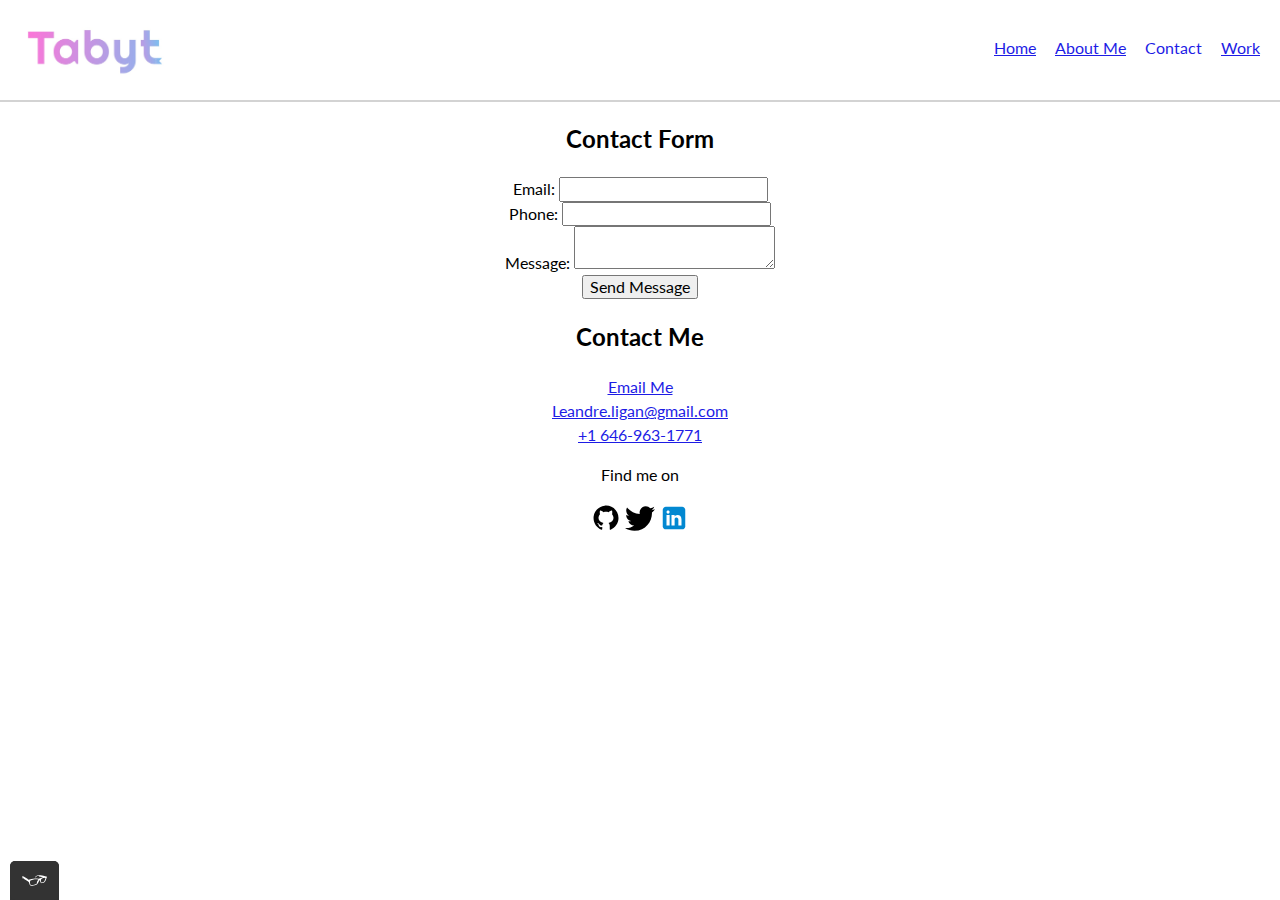
<file: Contact.html>
<!DOCTYPE html>
<html>

<head>
    <meta charset="utf-8">
    <title>Dre's Contact</title>
    <link rel="icon" href="./img/Favicon.png" type="image/x-icon" />
    <link rel="stylesheet" type="text/css" href="css/normalize.css" />
    <link rel="preconnect" href="https://fonts.googleapis.com">
    <link rel="preconnect" href="https://fonts.gstatic.com" crossorigin>
    <link href="https://fonts.googleapis.com/css2?family=Lato:wght@400;700&display=swap" rel="stylesheet">
    <!-- <link rel="preconnect" href="https://fonts.googleapis.com">
    <link rel="preconnect" href="https://fonts.gstatic.com" crossorigin>
    <link href="https://fonts.googleapis.com/css2?family=Kenia&family=Lato:wght@400;700&display=swap" rel="stylesheet">-->
    <link rel="stylesheet" type="text/css" href="css/styles.css" />
    <meta name="viewport" content="width=device-width, initial-scale=1">

</head>

<body>
    <header class="page-header">
        <!-- <h1>Hello World</h1> -->
        <img src="img/tabyt logo.jpg" alt="logo" class="page_logo page-header_item">
        <nav class="main_navigation page-header_item">
            <ul role="menubar" class="navigation-list">
                <!-- tells screen readers that this is a menu bar-->
                <li role="presentation"> <!-- prevents screen readers from reading this aloud?-->
                    <a href="index.html" role="menuitem" class="navigation-list_item">Home</a>
                </li>
                <li role="presentation">
                    <a href="about.html" role="menuitem" class="navigation-list_item">About
                        Me</a>
                </li>
                <li role="presentaiton">
                    <a href="Contact.html" role="menuitem"
                        class="navigation-list_item navigation-list_item_active">Contact</a>
                </li>
                <li role="presentaiton">
                    <a href="work.html" role="menuitem" class="navigation-list_item">Work</a>
                </li>
            </ul>
        </nav>
    </header>
    <main class="contact_page">
        <div>
            <h2> Contact Form</h2>
            <form action="" method="post" id="contact-form">
                <!-- we gave this form the id "contact-form" as a label to reference it later. for each label in the form, we gave them a class of "standard-label" in order to group them together and reference later-->
                <div>
                    <label class="standard-label" for="contact-email">Email: </label>
                    <!-- this is the label for the form. we added class="standard-label to group it with other labels. adding the "for" is an extra level of tagging and helps screen readers-->
                    <input type="email" id="contact-email" required>
                    <!-- this is the actual text field. Required makes it a mandatory field-->
                </div>
                <div>
                    <label class="standard-label" for="contact-number">Phone: </label>
                    <input type="tel" id="contact-number" pattern="\d{3}[\-]\d{3}[\-]\d{4}">
                </div>
                <div>
                    <label class="standard-label" for="user-message">Message: </label>
                    <textarea maxlength="200" id="user-message" required> </textarea>
                    <!-- this creates a textfield. Maxlenth limits the number of characters to the number entered-->
                </div>
                <div>
                    <input type="submit" value="Send Message"> <!-- this creates a button that says Send Message-->
                </div>
            </form>
        </div>
        <!-- 
            <div>
                <ul>
                    <li data-engine-type="electric">Tesla</li>
                    <li data-engine-type="hybrid">BMW i8</li>
                    <li data-engine-type="gas">VW Passat</li>
                    <li data-engine-type="gas">Audi A4</li>
                </ul>
            </div>
        -->
        <div>
            <h2>Contact Me</h2>
            <a href="mailto:leandre@gmail.com">Email Me</a><br>
            <a href="mailto:leandre@gmail.com">Leandre.ligan@gmail.com</a><br>
            <a href="tel:+1 646 963 1771">+1 646-963-1771</a><br>
        </div>
    </main>
    <footer class="page_footer">
        <p>Find me on</p>
        <div class="social_media">
            <img src="img/github logo.svg" alt="Github">
            <img src="img/Twitter Logo.svg" alt="twitter">
            <img src="img/Linkedin logo.svg" alt="Linkedin">
        </div>
    </footer>
    <script src="js/tota11y.min.js"></script>
</body>

</html>
</file>
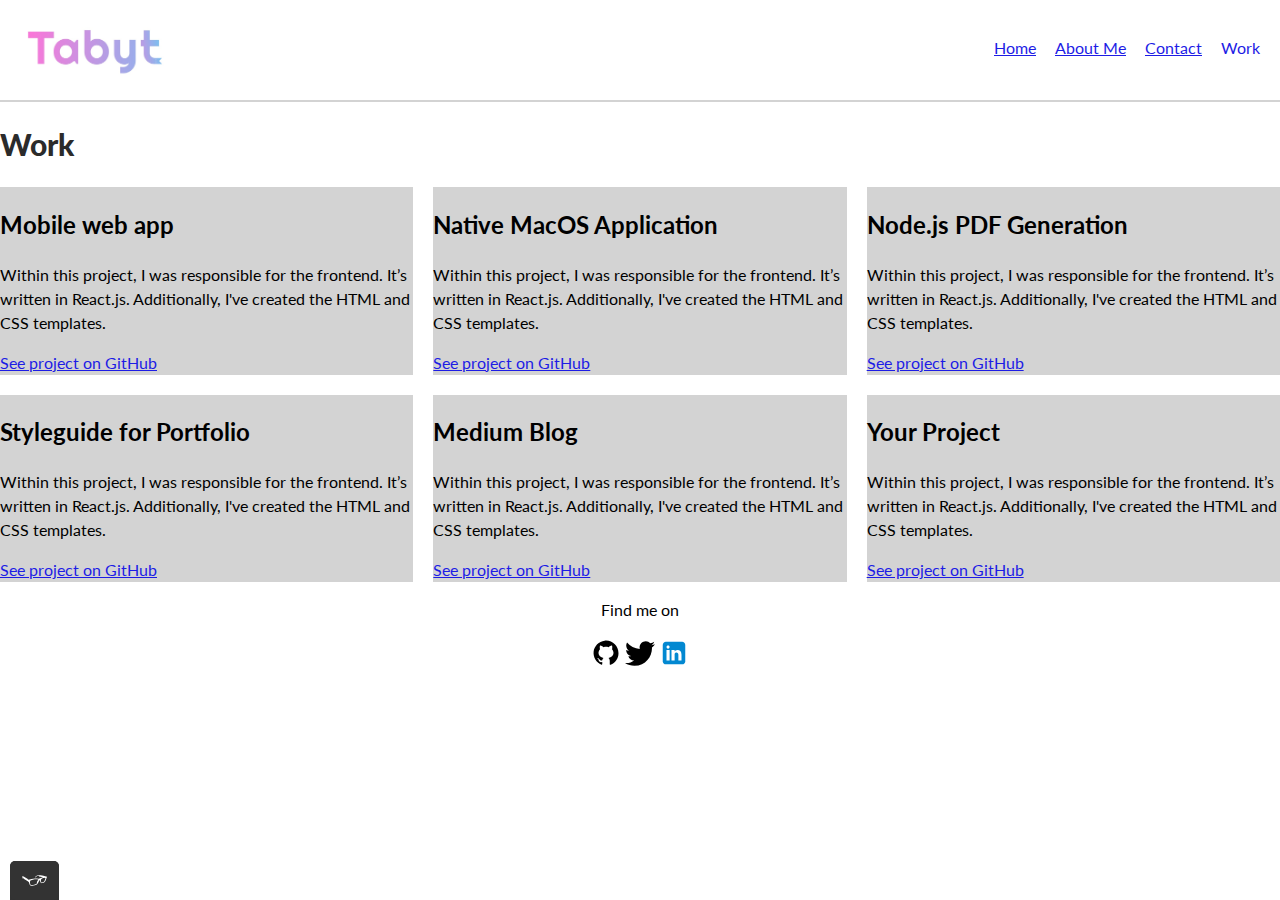
<file: work.html>
<!DOCTYPE html>
<html>

<head>
    <meta charset="utf-8">
    <title>Dre's Work</title>
    <link rel="icon" href="./img/Favicon.png" type="image/x-icon" />
    <link rel="stylesheet" type="text/css" href="css/normalize.css" />
    <link rel="preconnect" href="https://fonts.googleapis.com">
    <link rel="preconnect" href="https://fonts.gstatic.com" crossorigin>
    <link href="https://fonts.googleapis.com/css2?family=Lato:wght@400;700&display=swap" rel="stylesheet">
    <!-- <link rel="preconnect" href="https://fonts.googleapis.com">
    <link rel="preconnect" href="https://fonts.gstatic.com" crossorigin>
    <link href="https://fonts.googleapis.com/css2?family=Kenia&family=Lato:wght@400;700&display=swap" rel="stylesheet">-->
    <link rel="stylesheet" type="text/css" href="css/styles.css" />
    <meta name="viewport" content="width=device-width, initial-scale=1">
</head>

<body>
    <header class="page-header">
        <!-- <h1>Hello World</h1> -->
        <img src="img/tabyt logo.jpg" alt="logo" class="page_logo page-header_item">
        <nav class="main_navigation page-header_item">
            <ul role="menubar" class="navigation-list">
                <!-- tells screen readers that this is a menu bar-->
                <li role="presentation"> <!-- prevents screen readers from reading this aloud?-->
                    <a href="index.html" role="menuitem" class="navigation-list_item">Home</a>
                </li>
                <li role="presentation">
                    <a href="about.html" role="menuitem" class="navigation-list_item">About Me</a>
                </li>
                <li role="presentaiton">
                    <a href="Contact.html" role="menuitem" class="navigation-list_item">Contact</a>
                </li>
                <li role="presentaiton">
                    <a href="work.html" role="menuitem"
                        class="navigation-list_item navigation-list_item_active">Work</a>
                </li>
            </ul>
        </nav>
    </header>
    <main>
        <section>
            <h1>Work</h1>
            <div class="grid">
                <div class="grid__item">
                    <h2>Mobile web app</h2>
                    <p>
                        Within this project, I was responsible for the frontend. It’s written in React.js. Additionally,
                        I've created the HTML and CSS templates.
                    </p>
                    <a href="#">See project on GitHub</a>
                </div>
                <div class="grid__item">
                    <h2>Native MacOS Application</h2>
                    <p>
                        Within this project, I was responsible for the frontend. It’s written in React.js. Additionally,
                        I've created the HTML and CSS templates.
                    </p>
                    <a href="#">See project on GitHub</a>
                </div>
                <div class="grid__item">
                    <h2>Node.js PDF Generation</h2>
                    <p>
                        Within this project, I was responsible for the frontend. It’s written in React.js. Additionally,
                        I've created the HTML and CSS templates.
                    </p>
                    <a href="#">See project on GitHub</a>
                </div>
                <div class="grid__item">
                    <h2>Styleguide for Portfolio</h2>
                    <p>
                        Within this project, I was responsible for the frontend. It’s written in React.js. Additionally,
                        I've created the HTML and CSS templates.
                    </p>
                    <a href="#">See project on GitHub</a>
                </div>
                <div class="grid__item">
                    <h2>Medium Blog</h2>
                    <p>
                        Within this project, I was responsible for the frontend. It’s written in React.js. Additionally,
                        I've created the HTML and CSS templates.
                    </p>
                    <a href="#">See project on GitHub</a>
                </div>
                <div class="grid__item">
                    <h2>Your Project</h2>
                    <p>
                        Within this project, I was responsible for the frontend. It’s written in React.js. Additionally,
                        I've created the HTML and CSS templates.
                    </p>
                    <a href="#">See project on GitHub</a>
                </div>
            </div>
        </section>
    </main>
    <footer class="page_footer">
        <p>Find me on</p>
        <div class="social_media">
            <img src="img/github logo.svg" alt="Github">
            <img src="img/Twitter Logo.svg" alt="twitter">
            <img src="img/Linkedin logo.svg" alt="Linkedin">
        </div>
    </footer>
    <script src="js/tota11y.min.js"></script>
</body>

</html>
</file>
<file: css/styles.css>
/*
Colors used

Text Color (Dark Gray): #2b2b2b;
Primary Color (Light Pink): #f07edc;
Secondary Color (Blue): #1d1ce5;
 */

/* body {
    background-color: lightpink;
} */


/* This section is for stylings that apply to the entire page*/

:root {
    --primary-color: #357b70;
    --secondary-color: #e0b354;
    --dark-grey: #2b2b2b;
}

a {
    color: var(--primary-color);
}

body {
    font-family: 'lato', sans-serif;
    font-weight: 400;
    font-size: 16px;
    /* sets the font size to 16px */
    line-height: 1.5;
}

/*This applies to the full body section of the website. Sets the font, font size, line height, etc */

h1 {
    font-size: 30px;
    /* font size for header 1*/
    font-weight: 1000;
    color: #2b2b2b;
}

* {
    box-sizing: border-box;
}

/* this section is for the header of the page */

.page_logo {
    width: 150px;
    margin-right: 20px;
}

.page-header {
    display: flex;
    width: 100%;
    /*tis is saying the page header will take up the full width of the page*/
    padding: 20px;
    /*this is giving the header 20px padding on all sides*/
    border-bottom: 2px solid lightgray;
}

.page-header_item {
    flex: 0 1 150px;
}

.page-header_item:last-child {
    flex-grow: 1;
    text-align: right;
}

.navigation-list {
    list-style-type: none;
}

/*This styling removes the bullet points or numbering from a list*/

.navigation-list li {
    display: inline-block;
    margin-left: 15px;
}

.contact_page {
    min-width: 300px;
    max-width: 700px;
    margin: 0 auto;
    text-align: center;
    line-height: 1.5;
}


a {
    color: #1d1ce5;
}

a:visited {
    color: purple;
}

a:hover,
a:focus {
    text-decoration: none;
}

a:active {
    color: #f07edc
}

button {
    border: none;
    font-family: inherit;
    background-color: #1d1ce5;
    border-radius: 10px;
    color: white;
    padding: 10px;
    border-bottom: 2px solid rgba(0, 0, 0, 0.3);
}

button:hover,
button:focus {
    cursor: pointer;
    opacity: 0.8;
}



.new_button {
    background-color: #f07edc;
    color: white;
}

.navigation-list_item_active {
    text-decoration: none;
}

.profile {
    min-width: 300px;
    max-width: 700px;
    margin: 0 auto;
}

.profile_portrait {
    width: 250px;
    float: left;
    margin-right: 40px;
    border-radius: 50%;
}

/* Everthing before the profile_portrait element stayed the same. THe profile_portrait then got aligned to the left. And everything after it gets aligned to the right of the image. including the footer */

.page_footer {
    clear: both;
    display: flex;
    flex-direction: column;
    /*by default, display: flex will align everything horizontally (in a row). Flex-direction: column will put things vertically (in a collumn)*/
    text-align: center;
    /* in order to reverse the order, you can use flex-direction: row-reverse or column reverse */

}

.flex-container {
    display: flex;
    background-color: aliceblue;
}

.flex-item {
    background-color: aqua;
    text-align: center;
    height: 75px;
    margin: 10px;
    flex-basis: 200px;
    flex-grow: 1;
}

.flex-item:nth-child(3) {
    flex-grow: 2;
}

/* .page_footer:nth-child(2) {
    flex-grow: 2;
} */

/* in order to ensure that the footer was not affected by the float, clear cleared all floats to the right and left of the page_footer element*/

/* work Screen CSS for grid starts here */
.grid {
    display: grid;
    grid-template-columns: 1fr 1fr 1fr;
    /* we can user px, percentage, or fr. 1fr, 2fr, etc. fr makes it flexible and dynamic as the browser size changes */
    /* grid-template-rows: 300px 300px; we dont actually need this since we set the columns property already */
    grid-gap: 20px;
}

.grid__item {
    background-color: lightgray;
}

.grid__item:last-child {
    grid-column: auto;
    grid-row: auto;
}



/* @media section */

@media all and (max-width: 500px) {
    .grid {
        grid-template-columns: 1fr;
    }
}

@media all and (min-width: 500px) and (max-width: 750px) {
    .grid {
        grid-template-columns: 1fr 1fr;
    }
}

@media all and (max-width: 750px) {
    .grid {
        grid-gap: 10px;
    }

    .grid__item:last-child {
        grid-column: auto / auto;
        grid-row: auto / auto;
    }

    h1 {
        font-size: 22px;
    }
}

/* this is the transitions section*/

.button,
button {
    border: none;
    display: inline-block;
    font-family: inherit;
    background-color: #1d1ce5;
    color: white;
    text-decoration: none;
    padding: 10px;
    border-radius: 5px;
    border-bottom: 2px solid rgba(0, 0, 0, 0.3);
    transition: opacity 0.2s;
}

button:hover,
button:focus,
.button:hover,
.button:focus {
    cursor: pointer;
    opacity: .8;
}

.about_dre {
    min-width: 300px;
    max-width: 700px;
    margin: 0 auto;
    text-align: center;
    line-height: 1.5;
}

.my_interests {
    text-align: center;
    list-style: none;
    /* this is not well aligned with the page. How to fix?*/
}

@keyframes color-change {
    0% {
        fill: #edc655;
    }

    50% {
        fill: #fcffad;
    }

    100% {
        fill: #f76414;
    }
}

.sun {
    animation: 4s color-change infinite alternate linear;
}

@keyframes cloud-move {
    from {
        transform: translate(0, 50px);
    }

    to {
        transform: translate(200px, 50px);
    }
}

.cloud-front {
    animation: 30s cloud-move infinite alternate linear;
}

@keyframes cloud-move-reverse {
    from {
        transform: translate(446px, 48px);
    }

    to {
        transform: translate(100px, 48px);
    }
}

.cloud-back {
    animation: 34s cloud-move-reverse infinite alternate linear;
}
</file>
